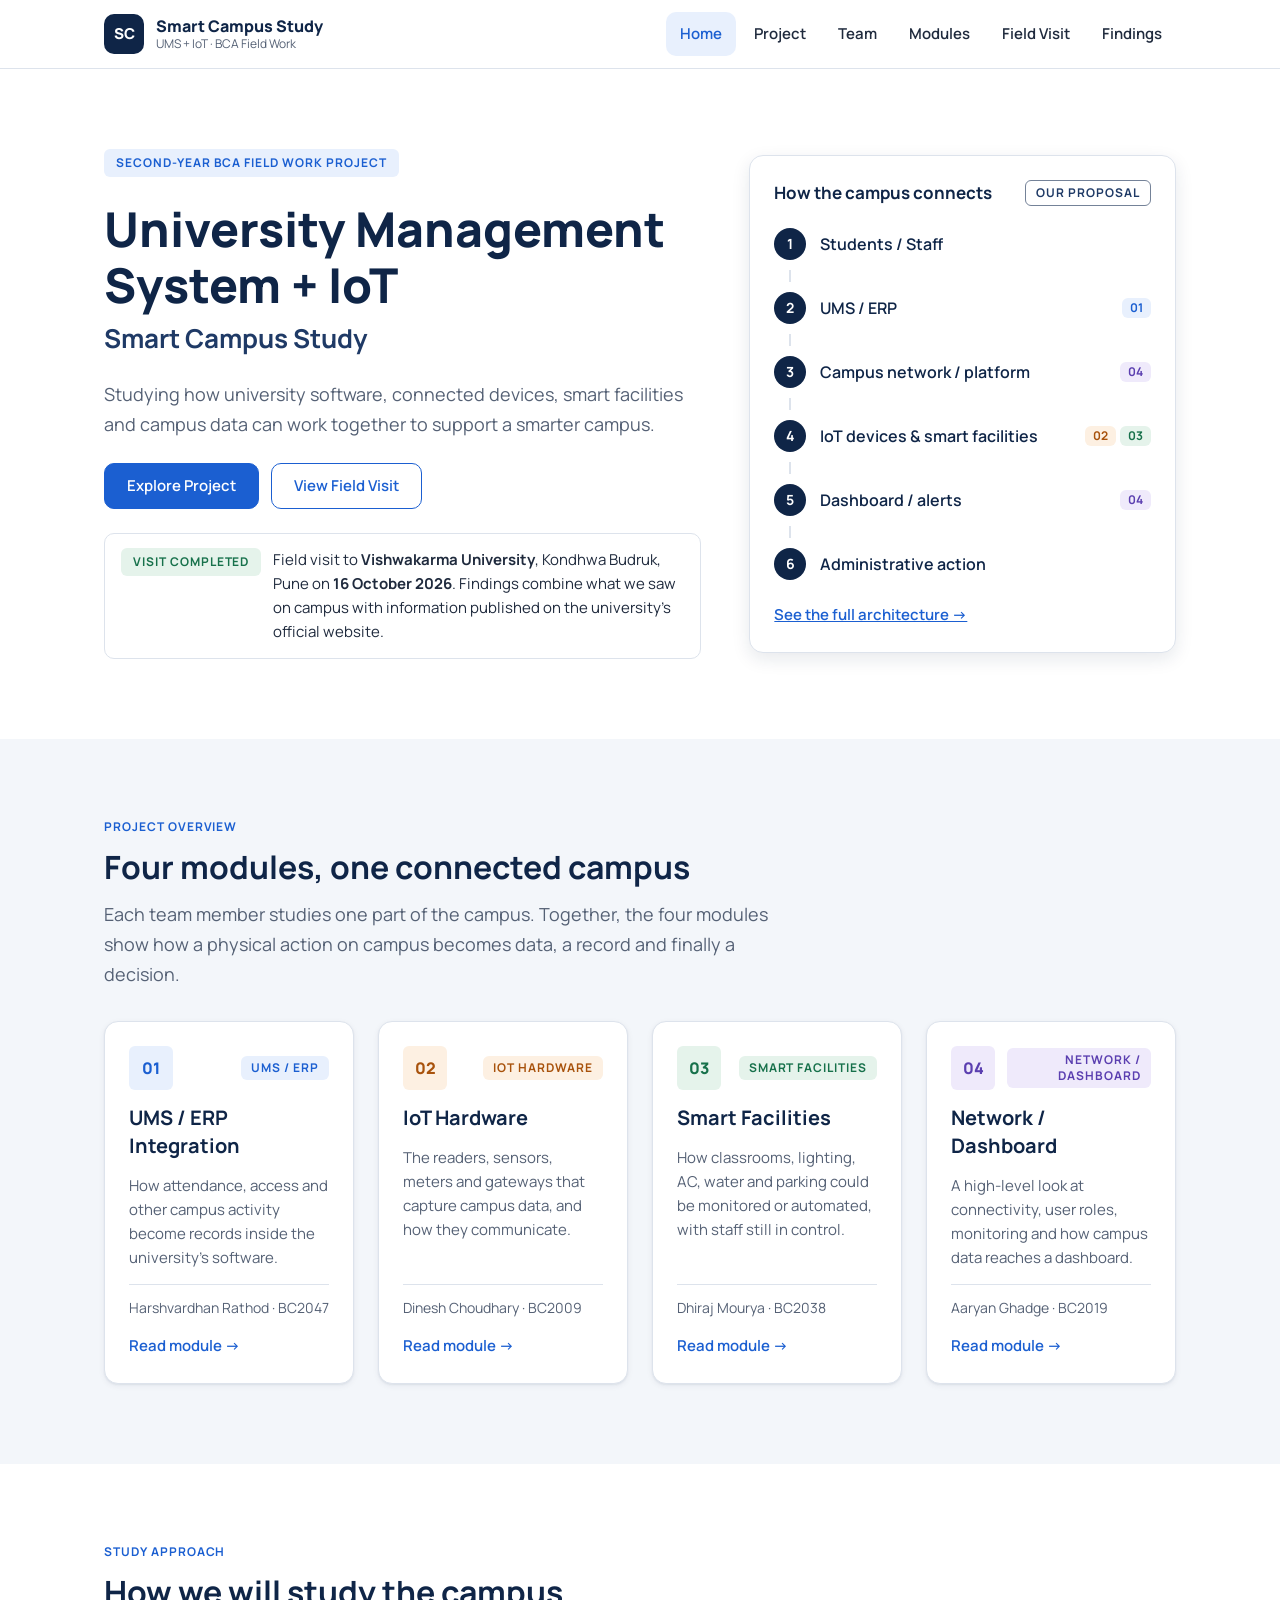
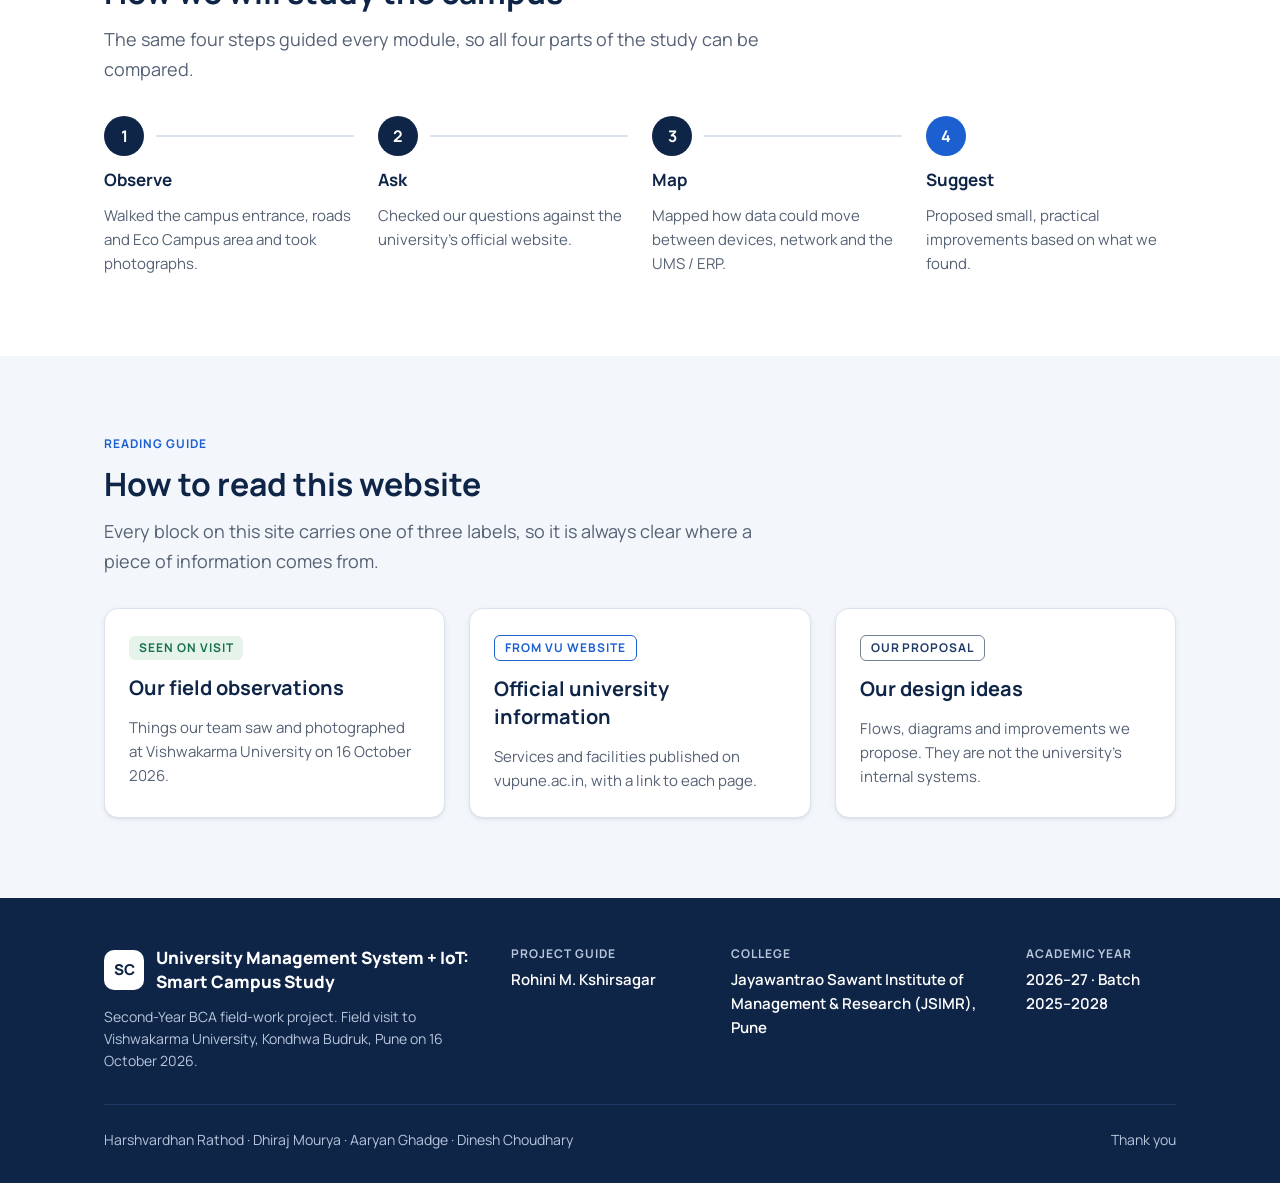
<file: index.html>
<!DOCTYPE html>
<html lang="en">
<head>
    <meta charset="UTF-8">
    <meta name="viewport" content="width=device-width, initial-scale=1.0">
    <title>Home — Smart Campus Study</title>
    <link rel="preconnect" href="https://fonts.googleapis.com">
    <link rel="preconnect" href="https://fonts.gstatic.com" crossorigin>
    <link href="https://fonts.googleapis.com/css2?family=Manrope:wght@400;600;700;800&display=swap" rel="stylesheet">
    <link rel="stylesheet" href="css/style.css">
</head>
<body>

    <!-- Navigation -->
    <header class="site-header">
        <nav class="navbar container" aria-label="Main">
            <a class="brand" href="index.html">
                <span class="brand-mark">SC</span>
                <span class="brand-text">
                    <strong>Smart Campus Study</strong>
                    <small>UMS + IoT · BCA Field Work</small>
                </span>
            </a>
            <button class="nav-toggle" type="button" aria-expanded="false" aria-controls="nav-links">Menu</button>
            <ul class="nav-links" id="nav-links">
                <li><a href="index.html" class="active" aria-current="page">Home</a></li>
                <li><a href="project.html">Project</a></li>
                <li><a href="team.html">Team</a></li>
                <li><a href="ums.html">Modules</a></li>
                <li><a href="field-visit.html">Field Visit</a></li>
                <li><a href="findings.html">Findings</a></li>
            </ul>
        </nav>
    </header>

    <main>
        <!-- Hero -->
        <section class="section">
            <div class="container hero-grid">
                <div class="hero-text">
                    <span class="badge badge-planned">Second-Year BCA Field Work Project</span>
                    <div>
                        <h1>University Management System + IoT</h1>
                        <p class="hero-subtitle">Smart Campus Study</p>
                    </div>
                    <p class="lead">Studying how university software, connected devices, smart facilities and campus data can work together to support a smarter campus.</p>
                    <div class="hero-actions">
                        <a href="project.html" class="btn btn-primary">Explore Project</a>
                        <a href="field-visit.html" class="btn btn-secondary">View Field Visit</a>
                    </div>
                    <div class="notice notice-white">
                        <span class="badge badge-observed">Visit completed</span>
                        <p>Field visit to <strong>Vishwakarma University</strong>, Kondhwa Budruk, Pune on <strong>16 October 2026</strong>. Findings combine what we saw on campus with information published on the university's official website.</p>
                    </div>
                </div>

                <!-- How the campus connects -->
                <div class="card connect-card">
                    <div class="card-top">
                        <h2>How the campus connects</h2>
                        <span class="badge badge-example">Our proposal</span>
                    </div>
                    <div class="connect-step"><span class="circle sm">1</span><span class="step-name">Students / Staff</span></div>
                    <div class="connect-line"></div>
                    <div class="connect-step"><span class="circle sm">2</span><span class="step-name">UMS / ERP</span><span class="tag-num c-ums">01</span></div>
                    <div class="connect-line"></div>
                    <div class="connect-step"><span class="circle sm">3</span><span class="step-name">Campus network / platform</span><span class="tag-num c-net">04</span></div>
                    <div class="connect-line"></div>
                    <div class="connect-step"><span class="circle sm">4</span><span class="step-name">IoT devices &amp; smart facilities</span><span class="connect-tags"><span class="tag-num c-iot">02</span><span class="tag-num c-fac">03</span></span></div>
                    <div class="connect-line"></div>
                    <div class="connect-step"><span class="circle sm">5</span><span class="step-name">Dashboard / alerts</span><span class="tag-num c-net">04</span></div>
                    <div class="connect-line"></div>
                    <div class="connect-step"><span class="circle sm">6</span><span class="step-name">Administrative action</span></div>
                    <a href="project.html#architecture" class="card-link">See the full architecture →</a>
                </div>
            </div>
        </section>

        <!-- Four Modules -->
        <section class="section section-alt">
            <div class="container stack">
                <div class="section-header">
                    <span class="eyebrow">Project overview</span>
                    <h2>Four modules, one connected campus</h2>
                    <p class="lead">Each team member studies one part of the campus. Together, the four modules show how a physical action on campus becomes data, a record and finally a decision.</p>
                </div>
                <div class="grid grid-4">
                    <a href="ums.html" class="card">
                        <div class="card-top"><span class="mod-num c-ums">01</span><span class="badge c-ums">UMS / ERP</span></div>
                        <h3>UMS / ERP Integration</h3>
                        <p class="grow">How attendance, access and other campus activity become records inside the university's software.</p>
                        <span class="card-meta">Harshvardhan Rathod · BC2047</span>
                        <span class="card-link">Read module →</span>
                    </a>
                    <a href="iot.html" class="card">
                        <div class="card-top"><span class="mod-num c-iot">02</span><span class="badge c-iot">IoT Hardware</span></div>
                        <h3>IoT Hardware</h3>
                        <p class="grow">The readers, sensors, meters and gateways that capture campus data, and how they communicate.</p>
                        <span class="card-meta">Dinesh Choudhary · BC2009</span>
                        <span class="card-link">Read module →</span>
                    </a>
                    <a href="facilities.html" class="card">
                        <div class="card-top"><span class="mod-num c-fac">03</span><span class="badge c-fac">Smart Facilities</span></div>
                        <h3>Smart Facilities</h3>
                        <p class="grow">How classrooms, lighting, AC, water and parking could be monitored or automated, with staff still in control.</p>
                        <span class="card-meta">Dhiraj Mourya · BC2038</span>
                        <span class="card-link">Read module →</span>
                    </a>
                    <a href="network.html" class="card">
                        <div class="card-top"><span class="mod-num c-net">04</span><span class="badge c-net">Network / Dashboard</span></div>
                        <h3>Network / Dashboard</h3>
                        <p class="grow">A high-level look at connectivity, user roles, monitoring and how campus data reaches a dashboard.</p>
                        <span class="card-meta">Aaryan Ghadge · BC2019</span>
                        <span class="card-link">Read module →</span>
                    </a>
                </div>
            </div>
        </section>

        <!-- Study Approach -->
        <section class="section">
            <div class="container stack">
                <div class="section-header">
                    <span class="eyebrow">Study approach</span>
                    <h2>How we will study the campus</h2>
                    <p class="lead">The same four steps guided every module, so all four parts of the study can be compared.</p>
                </div>
                <div class="grid grid-4">
                    <div class="step">
                        <div class="step-head"><span class="circle">1</span><span class="step-line"></span></div>
                        <h4>Observe</h4>
                        <p>Walked the campus entrance, roads and Eco Campus area and took photographs.</p>
                    </div>
                    <div class="step">
                        <div class="step-head"><span class="circle">2</span><span class="step-line"></span></div>
                        <h4>Ask</h4>
                        <p>Checked our questions against the university's official website.</p>
                    </div>
                    <div class="step">
                        <div class="step-head"><span class="circle">3</span><span class="step-line"></span></div>
                        <h4>Map</h4>
                        <p>Mapped how data could move between devices, network and the UMS / ERP.</p>
                    </div>
                    <div class="step">
                        <div class="step-head"><span class="circle blue">4</span></div>
                        <h4>Suggest</h4>
                        <p>Proposed small, practical improvements based on what we found.</p>
                    </div>
                </div>
            </div>
        </section>

        <!-- Reading Guide -->
        <section class="section section-alt">
            <div class="container stack">
                <div class="section-header">
                    <span class="eyebrow">Reading guide</span>
                    <h2>How to read this website</h2>
                    <p class="lead">Every block on this site carries one of three labels, so it is always clear where a piece of information comes from.</p>
                </div>
                <div class="grid grid-3">
                    <article class="card">
                        <span><span class="badge badge-observed">Seen on visit</span></span>
                        <h3>Our field observations</h3>
                        <p>Things our team saw and photographed at Vishwakarma University on 16 October 2026.</p>
                    </article>
                    <article class="card">
                        <span><span class="badge badge-web">From VU website</span></span>
                        <h3>Official university information</h3>
                        <p>Services and facilities published on vupune.ac.in, with a link to each page.</p>
                    </article>
                    <article class="card">
                        <span><span class="badge badge-example">Our proposal</span></span>
                        <h3>Our design ideas</h3>
                        <p>Flows, diagrams and improvements we propose. They are not the university's internal systems.</p>
                    </article>
                </div>
            </div>
        </section>

    </main>

    <!-- Footer -->
    <footer class="site-footer">
        <div class="container">
            <div class="footer-grid">
                <div class="footer-about">
                    <div class="footer-brand">
                        <span class="brand-mark light">SC</span>
                        <span>University Management System + IoT: Smart Campus Study</span>
                    </div>
                    <p>Second-Year BCA field-work project. Field visit to Vishwakarma University, Kondhwa Budruk, Pune on 16 October 2026.</p>
                </div>
                <div class="footer-item">
                    <span class="label">Project guide</span>
                    <p>Rohini M. Kshirsagar</p>
                </div>
                <div class="footer-item">
                    <span class="label">College</span>
                    <p>Jayawantrao Sawant Institute of Management &amp; Research (JSIMR), Pune</p>
                </div>
                <div class="footer-item">
                    <span class="label">Academic year</span>
                    <p>2026–27 · Batch 2025–2028</p>
                </div>
            </div>
            <div class="footer-bottom">
                <span>Harshvardhan Rathod · Dhiraj Mourya · Aaryan Ghadge · Dinesh Choudhary</span>
                <span>Thank you</span>
            </div>
        </div>
    </footer>

    <script src="js/script.js"></script>
</body>
</html>
</file>
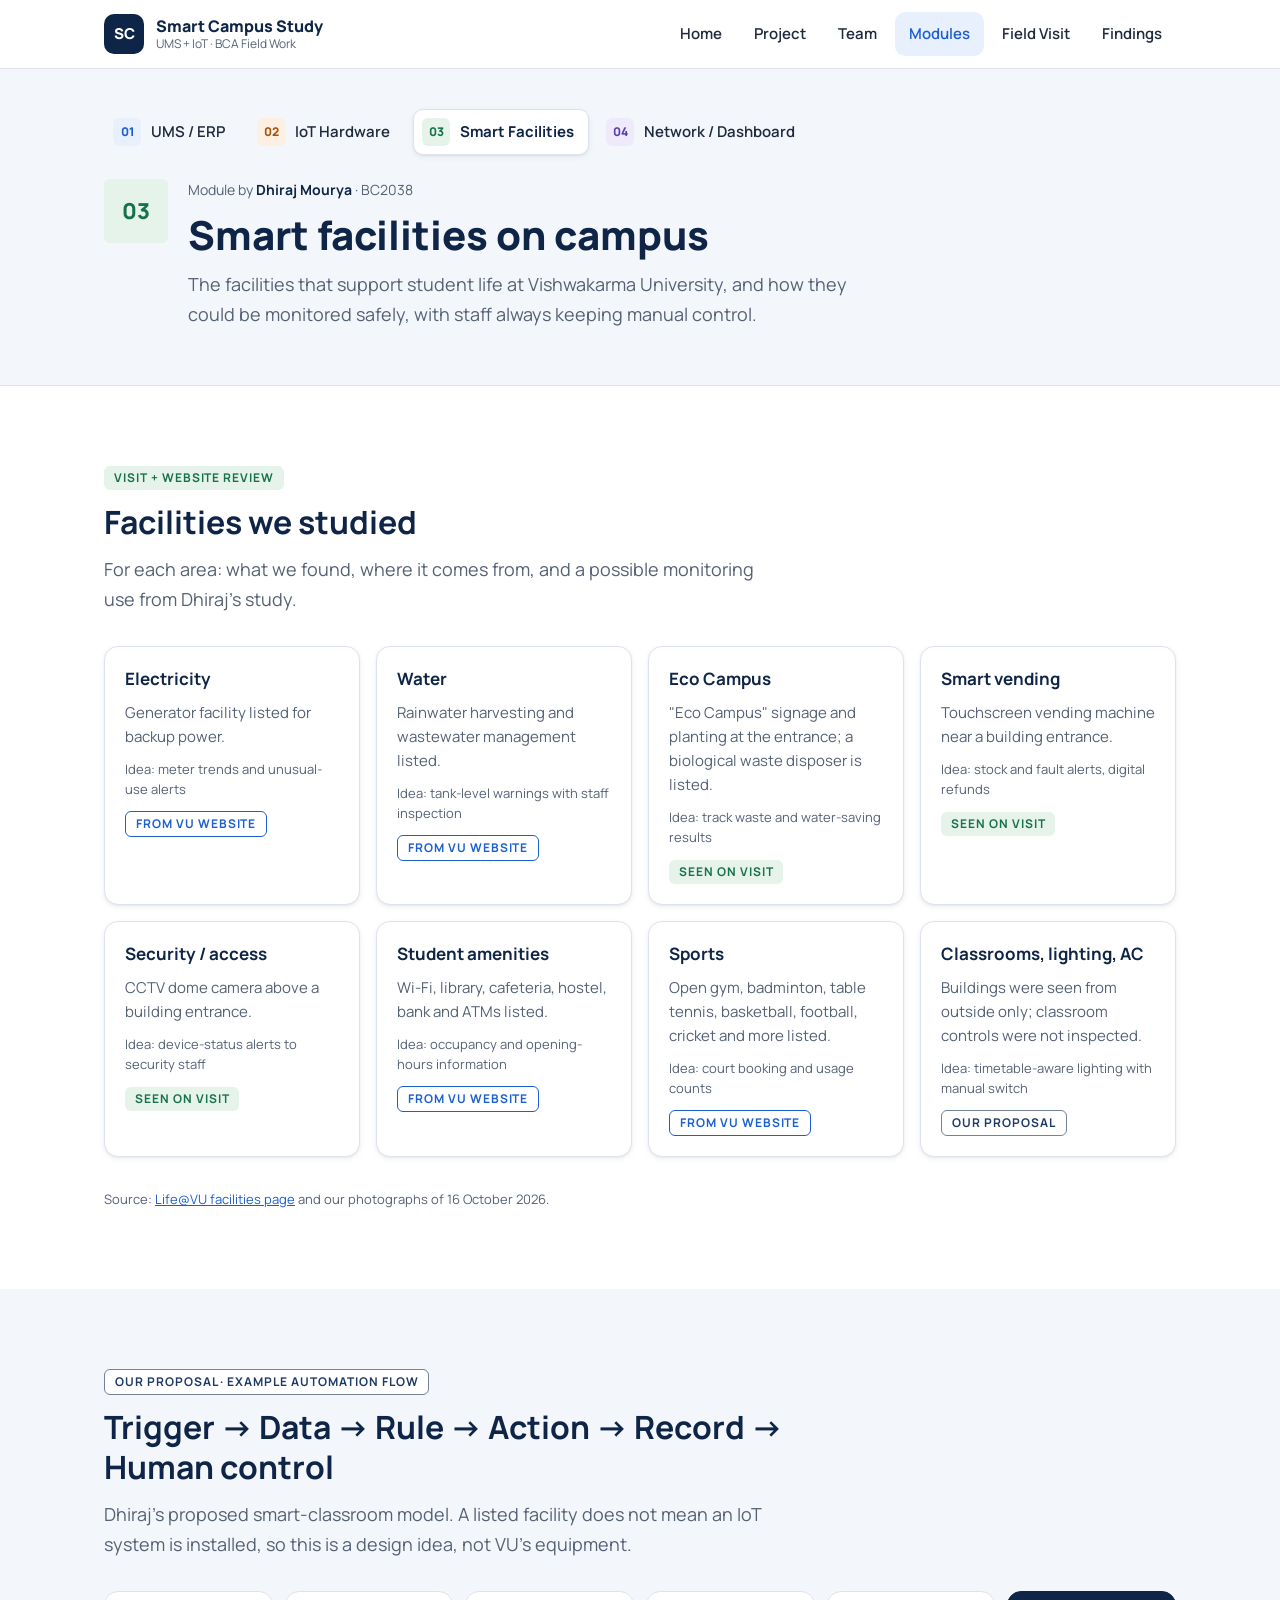
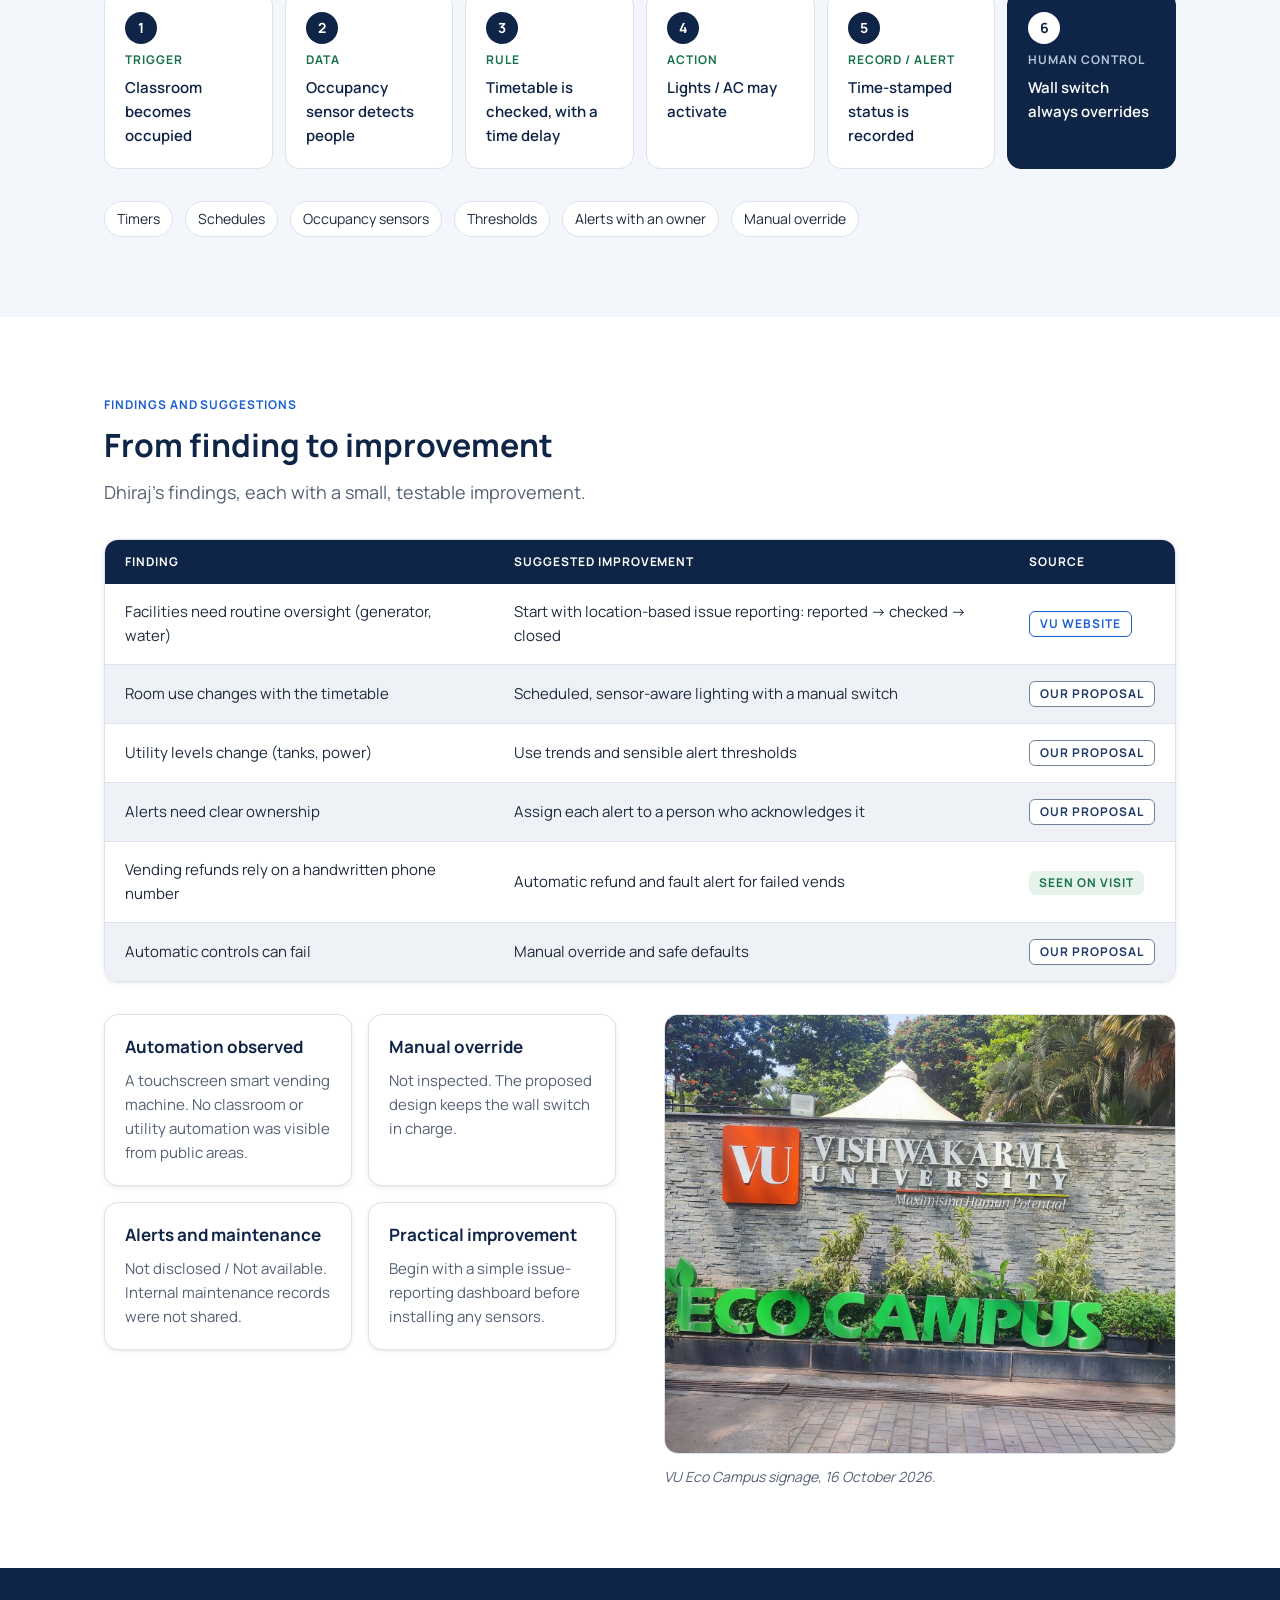
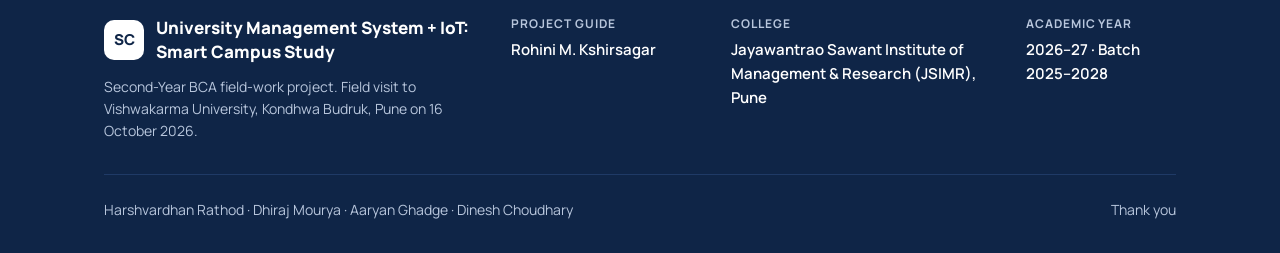
<file: facilities.html>
<!DOCTYPE html>
<html lang="en">
<head>
    <meta charset="UTF-8">
    <meta name="viewport" content="width=device-width, initial-scale=1.0">
    <title>03 Smart Facilities — Smart Campus Study</title>
    <link rel="preconnect" href="https://fonts.googleapis.com">
    <link rel="preconnect" href="https://fonts.gstatic.com" crossorigin>
    <link href="https://fonts.googleapis.com/css2?family=Manrope:wght@400;600;700;800&display=swap" rel="stylesheet">
    <link rel="stylesheet" href="css/style.css">
</head>
<body>

    <!-- Navigation -->
    <header class="site-header">
        <nav class="navbar container" aria-label="Main">
            <a class="brand" href="index.html">
                <span class="brand-mark">SC</span>
                <span class="brand-text">
                    <strong>Smart Campus Study</strong>
                    <small>UMS + IoT · BCA Field Work</small>
                </span>
            </a>
            <button class="nav-toggle" type="button" aria-expanded="false" aria-controls="nav-links">Menu</button>
            <ul class="nav-links" id="nav-links">
                <li><a href="index.html">Home</a></li>
                <li><a href="project.html">Project</a></li>
                <li><a href="team.html">Team</a></li>
                <li><a href="ums.html" class="active" aria-current="page">Modules</a></li>
                <li><a href="field-visit.html">Field Visit</a></li>
                <li><a href="findings.html">Findings</a></li>
            </ul>
        </nav>
    </header>

    <main>
        <!-- Module Header -->
        <section class="page-hero module-hero">
            <div class="container">
                <!-- Module Navigation -->
                <nav class="module-tabs" aria-label="Modules">
                    <a href="ums.html" class="module-tab"><span class="mod-num sm c-ums">01</span>UMS / ERP</a>
                    <a href="iot.html" class="module-tab"><span class="mod-num sm c-iot">02</span>IoT Hardware</a>
                    <a href="facilities.html" class="module-tab active" aria-current="page"><span class="mod-num sm c-fac">03</span>Smart Facilities</a>
                    <a href="network.html" class="module-tab"><span class="mod-num sm c-net">04</span>Network / Dashboard</a>
                </nav>
                <div class="module-intro">
                    <span class="mod-num lg c-fac">03</span>
                    <div class="stack-sm">
                        <span class="small muted">Module by <strong>Dhiraj Mourya</strong> · BC2038</span>
                        <h1 class="page-title">Smart facilities on campus</h1>
                        <p class="lead">The facilities that support student life at Vishwakarma University, and how they could be monitored safely, with staff always keeping manual control.</p>
                    </div>
                </div>
            </div>
        </section>

        <!-- Facilities Studied -->
        <section class="section">
            <div class="container stack">
                <div class="section-header">
                    <span class="badge badge-observed">Visit + website review</span>
                    <h2>Facilities we studied</h2>
                    <p class="lead">For each area: what we found, where it comes from, and a possible monitoring use from Dhiraj's study.</p>
                </div>
                <div class="grid grid-4 gap-sm">
                    <article class="card compact"><h4>Electricity</h4><p>Generator facility listed for backup power.</p><span class="source">Idea: meter trends and unusual-use alerts</span><span><span class="badge badge-web">From VU website</span></span></article>
                    <article class="card compact"><h4>Water</h4><p>Rainwater harvesting and wastewater management listed.</p><span class="source">Idea: tank-level warnings with staff inspection</span><span><span class="badge badge-web">From VU website</span></span></article>
                    <article class="card compact"><h4>Eco Campus</h4><p>"Eco Campus" signage and planting at the entrance; a biological waste disposer is listed.</p><span class="source">Idea: track waste and water-saving results</span><span><span class="badge badge-observed">Seen on visit</span></span></article>
                    <article class="card compact"><h4>Smart vending</h4><p>Touchscreen vending machine near a building entrance.</p><span class="source">Idea: stock and fault alerts, digital refunds</span><span><span class="badge badge-observed">Seen on visit</span></span></article>
                    <article class="card compact"><h4>Security / access</h4><p>CCTV dome camera above a building entrance.</p><span class="source">Idea: device-status alerts to security staff</span><span><span class="badge badge-observed">Seen on visit</span></span></article>
                    <article class="card compact"><h4>Student amenities</h4><p>Wi-Fi, library, cafeteria, hostel, bank and ATMs listed.</p><span class="source">Idea: occupancy and opening-hours information</span><span><span class="badge badge-web">From VU website</span></span></article>
                    <article class="card compact"><h4>Sports</h4><p>Open gym, badminton, table tennis, basketball, football, cricket and more listed.</p><span class="source">Idea: court booking and usage counts</span><span><span class="badge badge-web">From VU website</span></span></article>
                    <article class="card compact"><h4>Classrooms, lighting, AC</h4><p>Buildings were seen from outside only; classroom controls were not inspected.</p><span class="source">Idea: timetable-aware lighting with manual switch</span><span><span class="badge badge-example">Our proposal</span></span></article>
                </div>
                <span class="source">Source: <a href="https://www.vupune.ac.in/index.php/life-vu" target="_blank" rel="noopener">Life@VU facilities page</a> and our photographs of 16 October 2026.</span>
            </div>
        </section>

        <!-- Proposed Automation Flow -->
        <section class="section section-alt">
            <div class="container stack">
                <div class="section-header">
                    <span class="badge badge-example">Our proposal · Example automation flow</span>
                    <h2>Trigger → Data → Rule → Action → Record → Human control</h2>
                    <p class="lead">Dhiraj's proposed smart-classroom model. A listed facility does not mean an IoT system is installed, so this is a design idea, not VU's equipment.</p>
                </div>
                <div class="grid grid-6">
                    <div class="auto-step"><span class="circle sm">1</span><span class="label">Trigger</span><strong>Classroom becomes occupied</strong></div>
                    <div class="auto-step"><span class="circle sm">2</span><span class="label">Data</span><strong>Occupancy sensor detects people</strong></div>
                    <div class="auto-step"><span class="circle sm">3</span><span class="label">Rule</span><strong>Timetable is checked, with a time delay</strong></div>
                    <div class="auto-step"><span class="circle sm">4</span><span class="label">Action</span><strong>Lights / AC may activate</strong></div>
                    <div class="auto-step"><span class="circle sm">5</span><span class="label">Record / Alert</span><strong>Time-stamped status is recorded</strong></div>
                    <div class="auto-step dark"><span class="circle sm white">6</span><span class="label">Human control</span><strong>Wall switch always overrides</strong></div>
                </div>
                <div class="pill-row">
                    <span class="chip">Timers</span>
                    <span class="chip">Schedules</span>
                    <span class="chip">Occupancy sensors</span>
                    <span class="chip">Thresholds</span>
                    <span class="chip">Alerts with an owner</span>
                    <span class="chip">Manual override</span>
                </div>
            </div>
        </section>

        <!-- Findings and Suggestions -->
        <section class="section">
            <div class="container stack">
                <div class="section-header">
                    <span class="eyebrow">Findings and suggestions</span>
                    <h2>From finding to improvement</h2>
                    <p class="lead">Dhiraj's findings, each with a small, testable improvement.</p>
                </div>
                <div class="table-wrap">
                    <table>
                        <thead>
                            <tr><th>Finding</th><th>Suggested improvement</th><th>Source</th></tr>
                        </thead>
                        <tbody>
                            <tr><td>Facilities need routine oversight (generator, water)</td><td>Start with location-based issue reporting: reported → checked → closed</td><td><span class="badge badge-web">VU website</span></td></tr>
                            <tr><td>Room use changes with the timetable</td><td>Scheduled, sensor-aware lighting with a manual switch</td><td><span class="badge badge-example">Our proposal</span></td></tr>
                            <tr><td>Utility levels change (tanks, power)</td><td>Use trends and sensible alert thresholds</td><td><span class="badge badge-example">Our proposal</span></td></tr>
                            <tr><td>Alerts need clear ownership</td><td>Assign each alert to a person who acknowledges it</td><td><span class="badge badge-example">Our proposal</span></td></tr>
                            <tr><td>Vending refunds rely on a handwritten phone number</td><td>Automatic refund and fault alert for failed vends</td><td><span class="badge badge-observed">Seen on visit</span></td></tr>
                            <tr><td>Automatic controls can fail</td><td>Manual override and safe defaults</td><td><span class="badge badge-example">Our proposal</span></td></tr>
                        </tbody>
                    </table>
                </div>

                <div class="split split-even">
                    <div class="grid grid-2 gap-sm">
                        <div class="card compact"><h4>Automation observed</h4><p>A touchscreen smart vending machine. No classroom or utility automation was visible from public areas.</p></div>
                        <div class="card compact"><h4>Manual override</h4><p>Not inspected. The proposed design keeps the wall switch in charge.</p></div>
                        <div class="card compact"><h4>Alerts and maintenance</h4><p>Not disclosed / Not available. Internal maintenance records were not shared.</p></div>
                        <div class="card compact"><h4>Practical improvement</h4><p>Begin with a simple issue-reporting dashboard before installing any sensors.</p></div>
                    </div>
                    <figure>
                        <img class="photo tall" src="images/field-visit/eco-campus-sign.jpg" alt="Vishwakarma University sign above green Eco Campus letters">
                        <figcaption><span class="caption-text">VU Eco Campus signage, 16 October 2026.</span></figcaption>
                    </figure>
                </div>
            </div>
        </section>

    </main>

    <!-- Footer -->
    <footer class="site-footer">
        <div class="container">
            <div class="footer-grid">
                <div class="footer-about">
                    <div class="footer-brand">
                        <span class="brand-mark light">SC</span>
                        <span>University Management System + IoT: Smart Campus Study</span>
                    </div>
                    <p>Second-Year BCA field-work project. Field visit to Vishwakarma University, Kondhwa Budruk, Pune on 16 October 2026.</p>
                </div>
                <div class="footer-item">
                    <span class="label">Project guide</span>
                    <p>Rohini M. Kshirsagar</p>
                </div>
                <div class="footer-item">
                    <span class="label">College</span>
                    <p>Jayawantrao Sawant Institute of Management &amp; Research (JSIMR), Pune</p>
                </div>
                <div class="footer-item">
                    <span class="label">Academic year</span>
                    <p>2026–27 · Batch 2025–2028</p>
                </div>
            </div>
            <div class="footer-bottom">
                <span>Harshvardhan Rathod · Dhiraj Mourya · Aaryan Ghadge · Dinesh Choudhary</span>
                <span>Thank you</span>
            </div>
        </div>
    </footer>

    <script src="js/script.js"></script>
</body>
</html>
</file>
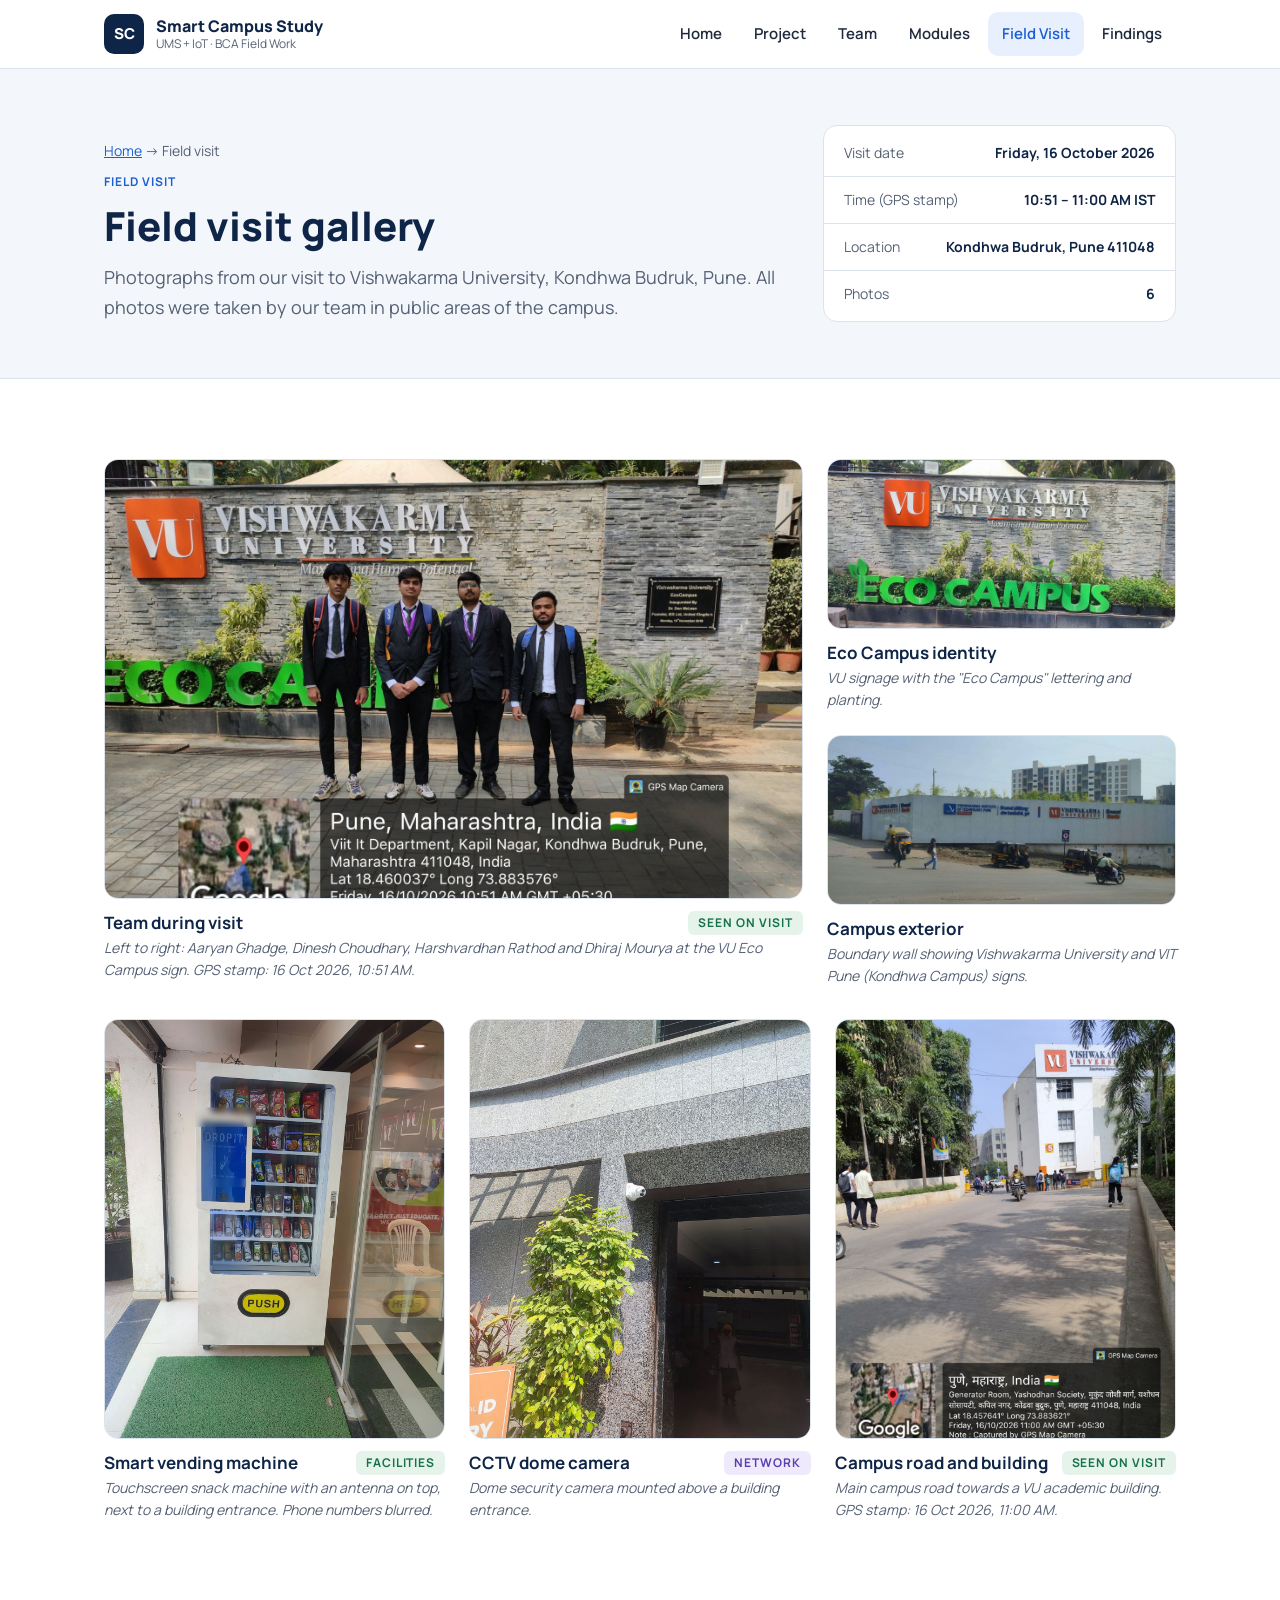
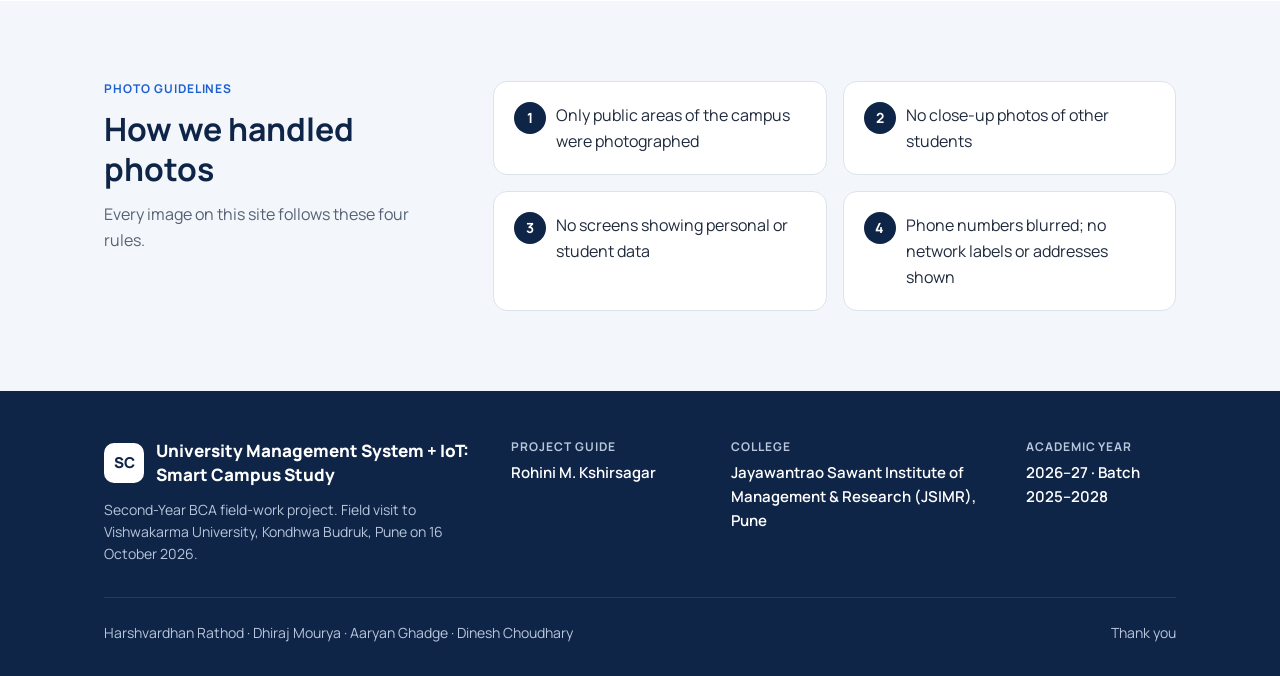
<file: field-visit.html>
<!DOCTYPE html>
<html lang="en">
<head>
    <meta charset="UTF-8">
    <meta name="viewport" content="width=device-width, initial-scale=1.0">
    <title>Field Visit Gallery — Smart Campus Study</title>
    <link rel="preconnect" href="https://fonts.googleapis.com">
    <link rel="preconnect" href="https://fonts.gstatic.com" crossorigin>
    <link href="https://fonts.googleapis.com/css2?family=Manrope:wght@400;600;700;800&display=swap" rel="stylesheet">
    <link rel="stylesheet" href="css/style.css">
</head>
<body>

    <!-- Navigation -->
    <header class="site-header">
        <nav class="navbar container" aria-label="Main">
            <a class="brand" href="index.html">
                <span class="brand-mark">SC</span>
                <span class="brand-text">
                    <strong>Smart Campus Study</strong>
                    <small>UMS + IoT · BCA Field Work</small>
                </span>
            </a>
            <button class="nav-toggle" type="button" aria-expanded="false" aria-controls="nav-links">Menu</button>
            <ul class="nav-links" id="nav-links">
                <li><a href="index.html">Home</a></li>
                <li><a href="project.html">Project</a></li>
                <li><a href="team.html">Team</a></li>
                <li><a href="ums.html">Modules</a></li>
                <li><a href="field-visit.html" class="active" aria-current="page">Field Visit</a></li>
                <li><a href="findings.html">Findings</a></li>
            </ul>
        </nav>
    </header>

    <main>
        <!-- Page Header -->
        <section class="page-hero">
            <div class="container page-hero-split">
                <div class="stack-sm">
                    <span class="breadcrumb"><a href="index.html">Home</a> → Field visit</span>
                    <span class="eyebrow">Field visit</span>
                    <h1 class="page-title">Field visit gallery</h1>
                    <p class="lead">Photographs from our visit to Vishwakarma University, Kondhwa Budruk, Pune. All photos were taken by our team in public areas of the campus.</p>
                </div>
                <div class="summary-box">
                    <div class="summary-row"><span class="muted">Visit date</span><strong style="color: var(--navy);">Friday, 16 October 2026</strong></div>
                    <div class="summary-row"><span class="muted">Time (GPS stamp)</span><strong style="color: var(--navy);">10:51 – 11:00 AM IST</strong></div>
                    <div class="summary-row"><span class="muted">Location</span><strong style="color: var(--navy);">Kondhwa Budruk, Pune 411048</strong></div>
                    <div class="summary-row"><span class="muted">Photos</span><strong style="color: var(--navy);">6</strong></div>
                </div>
            </div>
        </section>

        <!-- Gallery -->
        <section class="section">
            <div class="container stack">

                <div class="gallery-row row-1">
                    <figure>
                        <img class="photo tall" src="images/field-visit/team-at-vu.jpg" alt="Our four team members in formal wear standing in front of the Vishwakarma University Eco Campus sign">
                        <figcaption>
                            <div class="card-top" style="flex-wrap: wrap;"><span class="caption-title">Team during visit</span><span class="badge badge-observed">Seen on visit</span></div>
                            <span class="caption-text">Left to right: Aaryan Ghadge, Dinesh Choudhary, Harshvardhan Rathod and Dhiraj Mourya at the VU Eco Campus sign. GPS stamp: 16 Oct 2026, 10:51 AM.</span>
                        </figcaption>
                    </figure>
                    <div class="gallery-stack">
                        <figure>
                            <img class="photo short" src="images/field-visit/eco-campus-sign.jpg" alt="Vishwakarma University sign with the tagline Maximising Human Potential above large green Eco Campus letters">
                            <figcaption><span class="caption-title">Eco Campus identity</span><span class="caption-text">VU signage with the "Eco Campus" lettering and planting.</span></figcaption>
                        </figure>
                        <figure>
                            <img class="photo short" src="images/field-visit/campus-boundary.jpg" alt="Long white campus boundary wall with Vishwakarma University and Vishwakarma Institute of Technology Kondhwa Campus signs">
                            <figcaption><span class="caption-title">Campus exterior</span><span class="caption-text">Boundary wall showing Vishwakarma University and VIT Pune (Kondhwa Campus) signs.</span></figcaption>
                        </figure>
                    </div>
                </div>

                <div class="grid grid-3">
                    <figure>
                        <img class="photo portrait" src="images/field-visit/vending-machine.jpg" alt="White smart vending machine with a touchscreen panel, snack shelves and a PUSH collection flap">
                        <figcaption>
                            <div class="card-top" style="flex-wrap: wrap;"><span class="caption-title">Smart vending machine</span><span class="badge c-fac">Facilities</span></div>
                            <span class="caption-text">Touchscreen snack machine with an antenna on top, next to a building entrance. Phone numbers blurred.</span>
                        </figcaption>
                    </figure>
                    <figure>
                        <img class="photo portrait" src="images/field-visit/cctv-camera.jpg" alt="White dome CCTV camera mounted on a granite wall above a building entrance">
                        <figcaption>
                            <div class="card-top" style="flex-wrap: wrap;"><span class="caption-title">CCTV dome camera</span><span class="badge c-net">Network</span></div>
                            <span class="caption-text">Dome security camera mounted above a building entrance.</span>
                        </figcaption>
                    </figure>
                    <figure>
                        <img class="photo portrait" src="images/field-visit/entrance-road.jpg" alt="Campus road leading to a white Vishwakarma University building with students walking">
                        <figcaption>
                            <div class="card-top" style="flex-wrap: wrap;"><span class="caption-title">Campus road and building</span><span class="badge badge-observed">Seen on visit</span></div>
                            <span class="caption-text">Main campus road towards a VU academic building. GPS stamp: 16 Oct 2026, 11:00 AM.</span>
                        </figcaption>
                    </figure>
                </div>

            </div>
        </section>

        <!-- Photo Guidelines -->
        <section class="section section-alt">
            <div class="container split split-narrow">
                <div class="section-header">
                    <span class="eyebrow">Photo guidelines</span>
                    <h2>How we handled photos</h2>
                    <p class="muted">Every image on this site follows these four rules.</p>
                </div>
                <div class="grid grid-2 gap-sm">
                    <div class="card compact flat row"><span class="circle sm">1</span><span>Only public areas of the campus were photographed</span></div>
                    <div class="card compact flat row"><span class="circle sm">2</span><span>No close-up photos of other students</span></div>
                    <div class="card compact flat row"><span class="circle sm">3</span><span>No screens showing personal or student data</span></div>
                    <div class="card compact flat row"><span class="circle sm">4</span><span>Phone numbers blurred; no network labels or addresses shown</span></div>
                </div>
            </div>
        </section>

    </main>

    <!-- Footer -->
    <footer class="site-footer">
        <div class="container">
            <div class="footer-grid">
                <div class="footer-about">
                    <div class="footer-brand">
                        <span class="brand-mark light">SC</span>
                        <span>University Management System + IoT: Smart Campus Study</span>
                    </div>
                    <p>Second-Year BCA field-work project. Field visit to Vishwakarma University, Kondhwa Budruk, Pune on 16 October 2026.</p>
                </div>
                <div class="footer-item">
                    <span class="label">Project guide</span>
                    <p>Rohini M. Kshirsagar</p>
                </div>
                <div class="footer-item">
                    <span class="label">College</span>
                    <p>Jayawantrao Sawant Institute of Management &amp; Research (JSIMR), Pune</p>
                </div>
                <div class="footer-item">
                    <span class="label">Academic year</span>
                    <p>2026–27 · Batch 2025–2028</p>
                </div>
            </div>
            <div class="footer-bottom">
                <span>Harshvardhan Rathod · Dhiraj Mourya · Aaryan Ghadge · Dinesh Choudhary</span>
                <span>Thank you</span>
            </div>
        </div>
    </footer>

    <script src="js/script.js"></script>
</body>
</html>
</file>
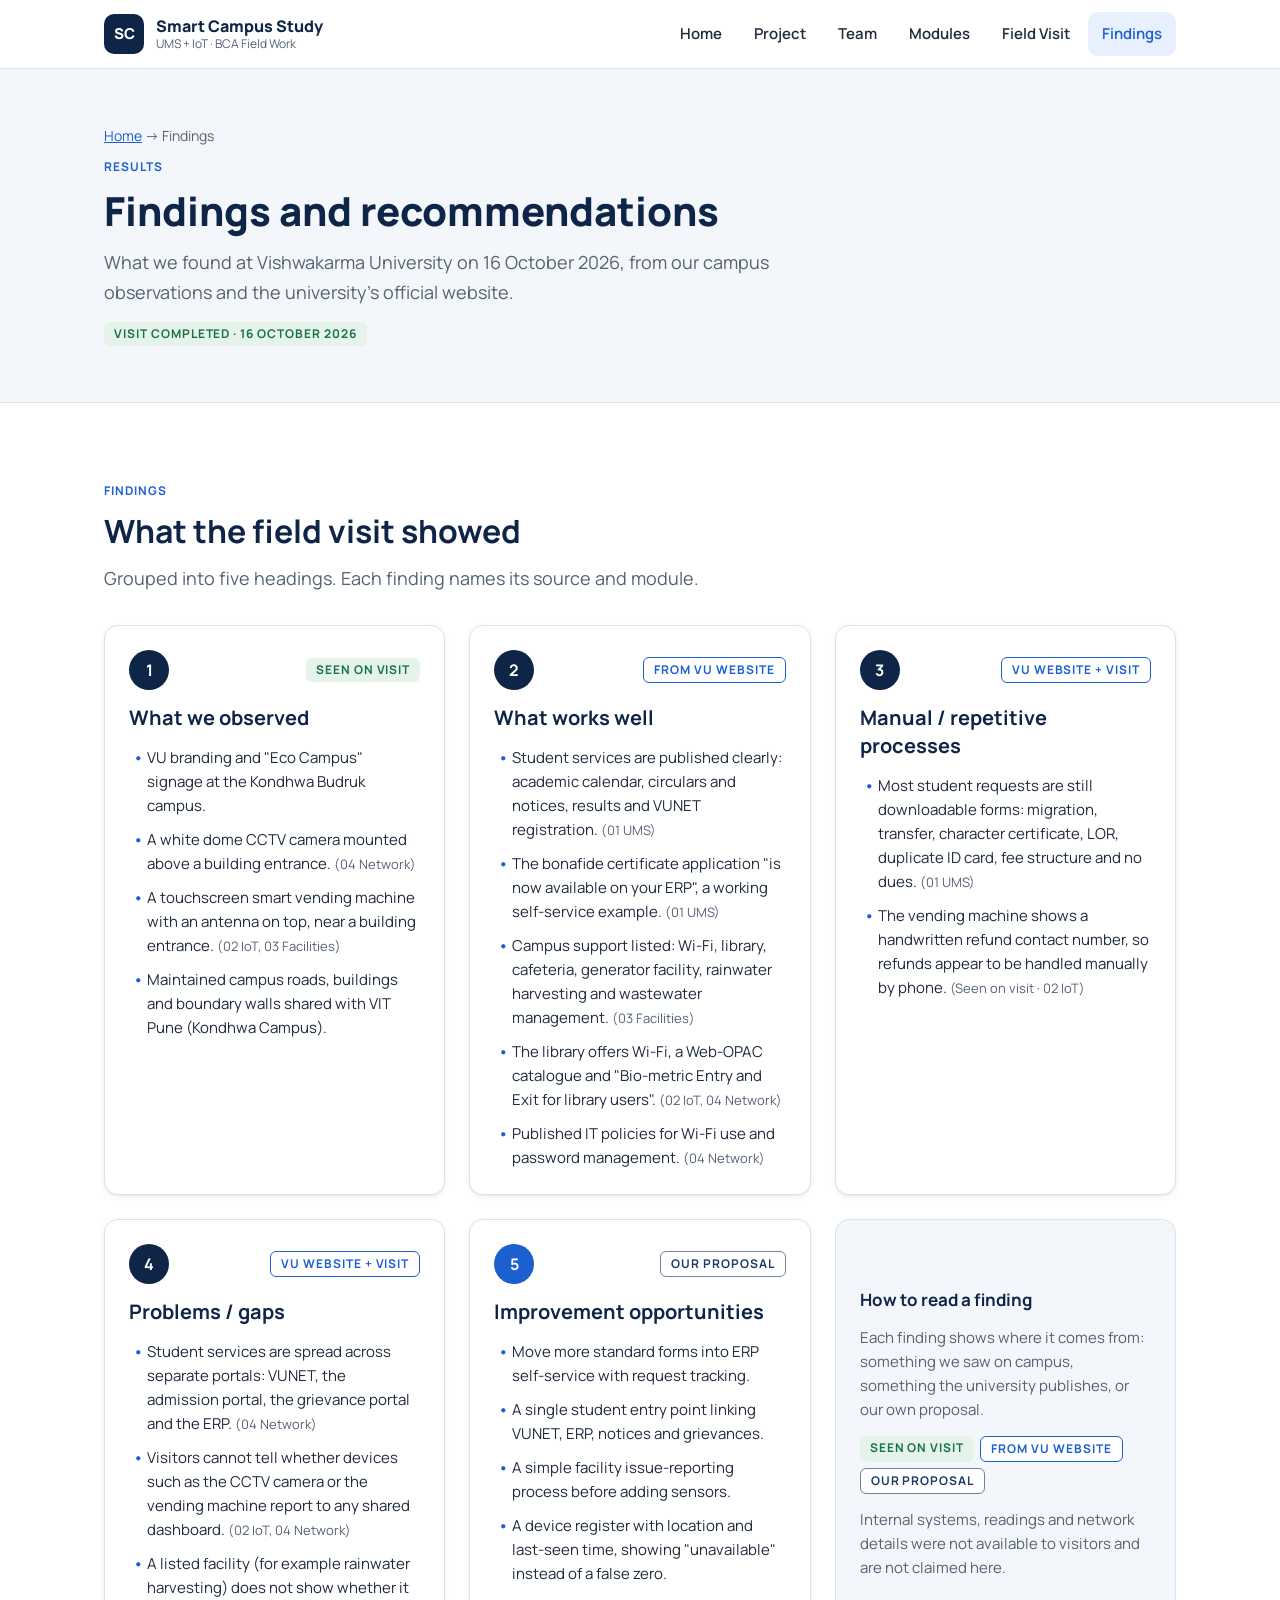
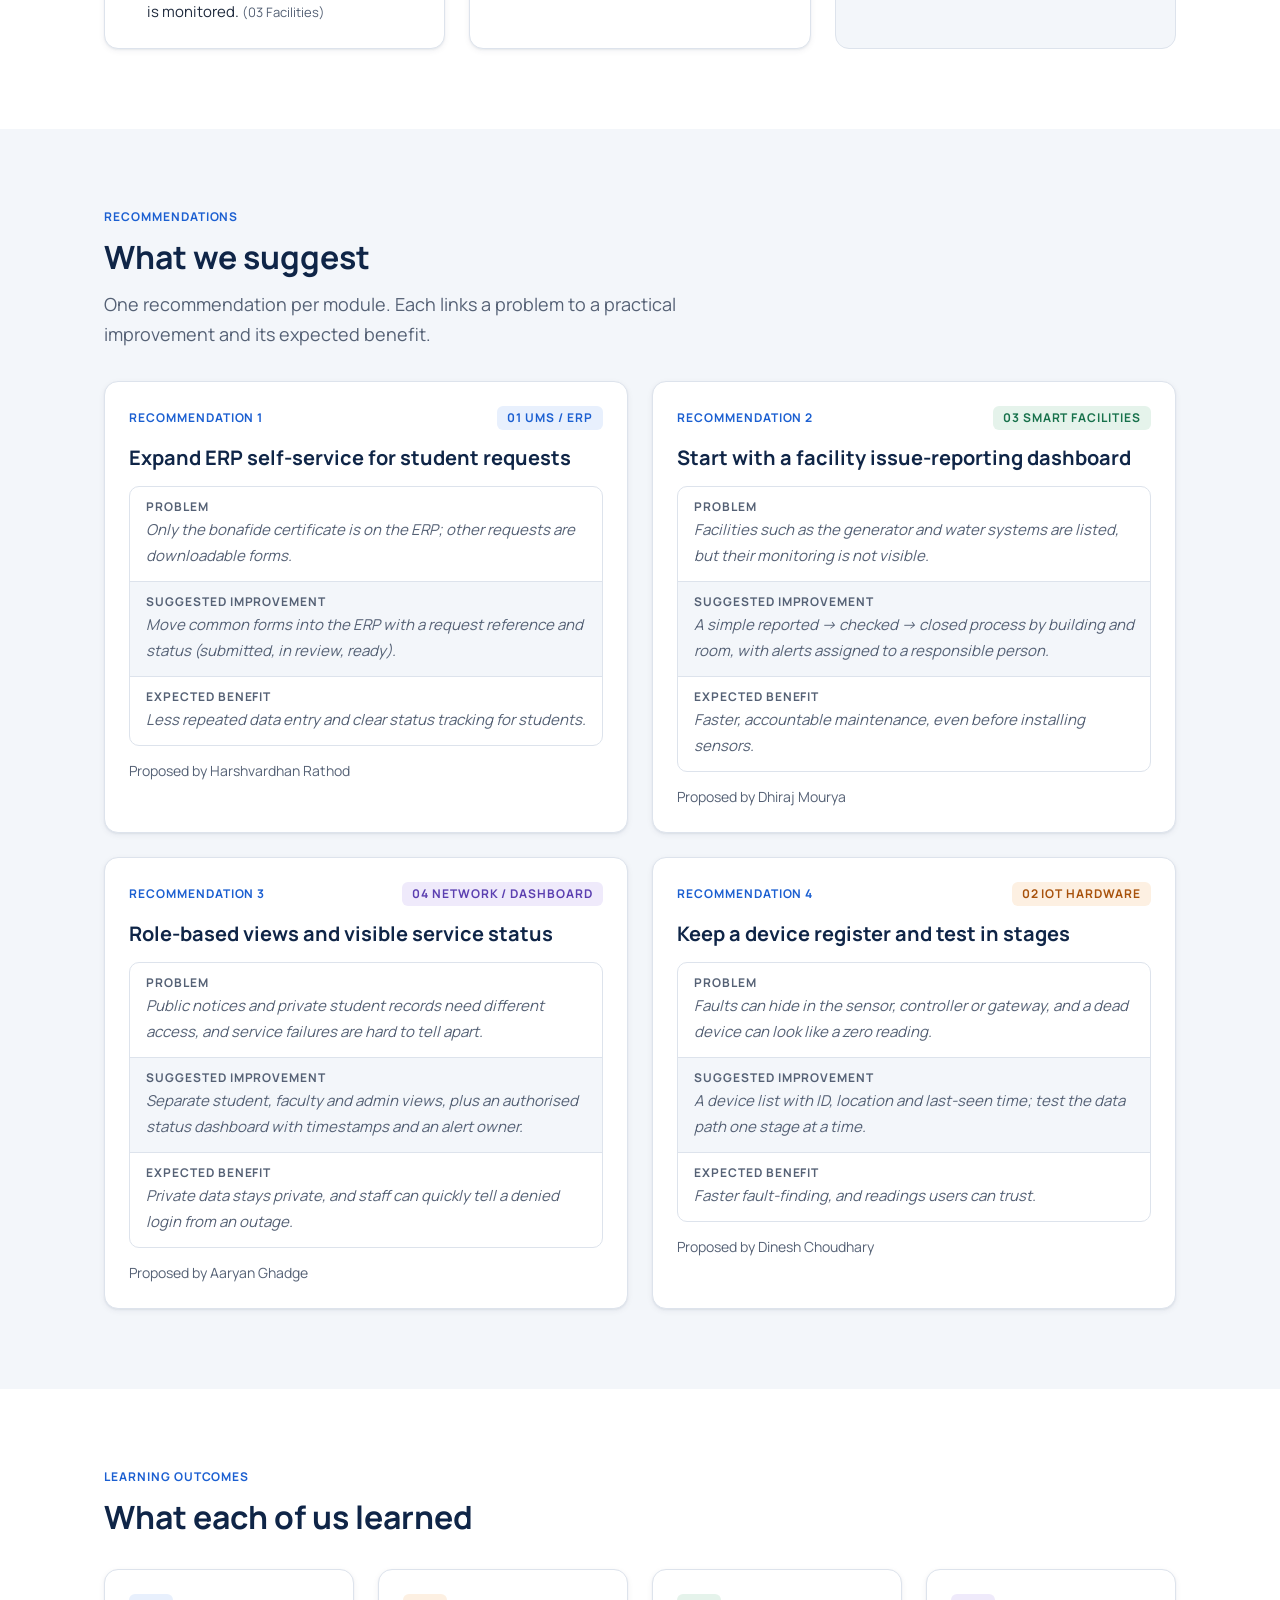
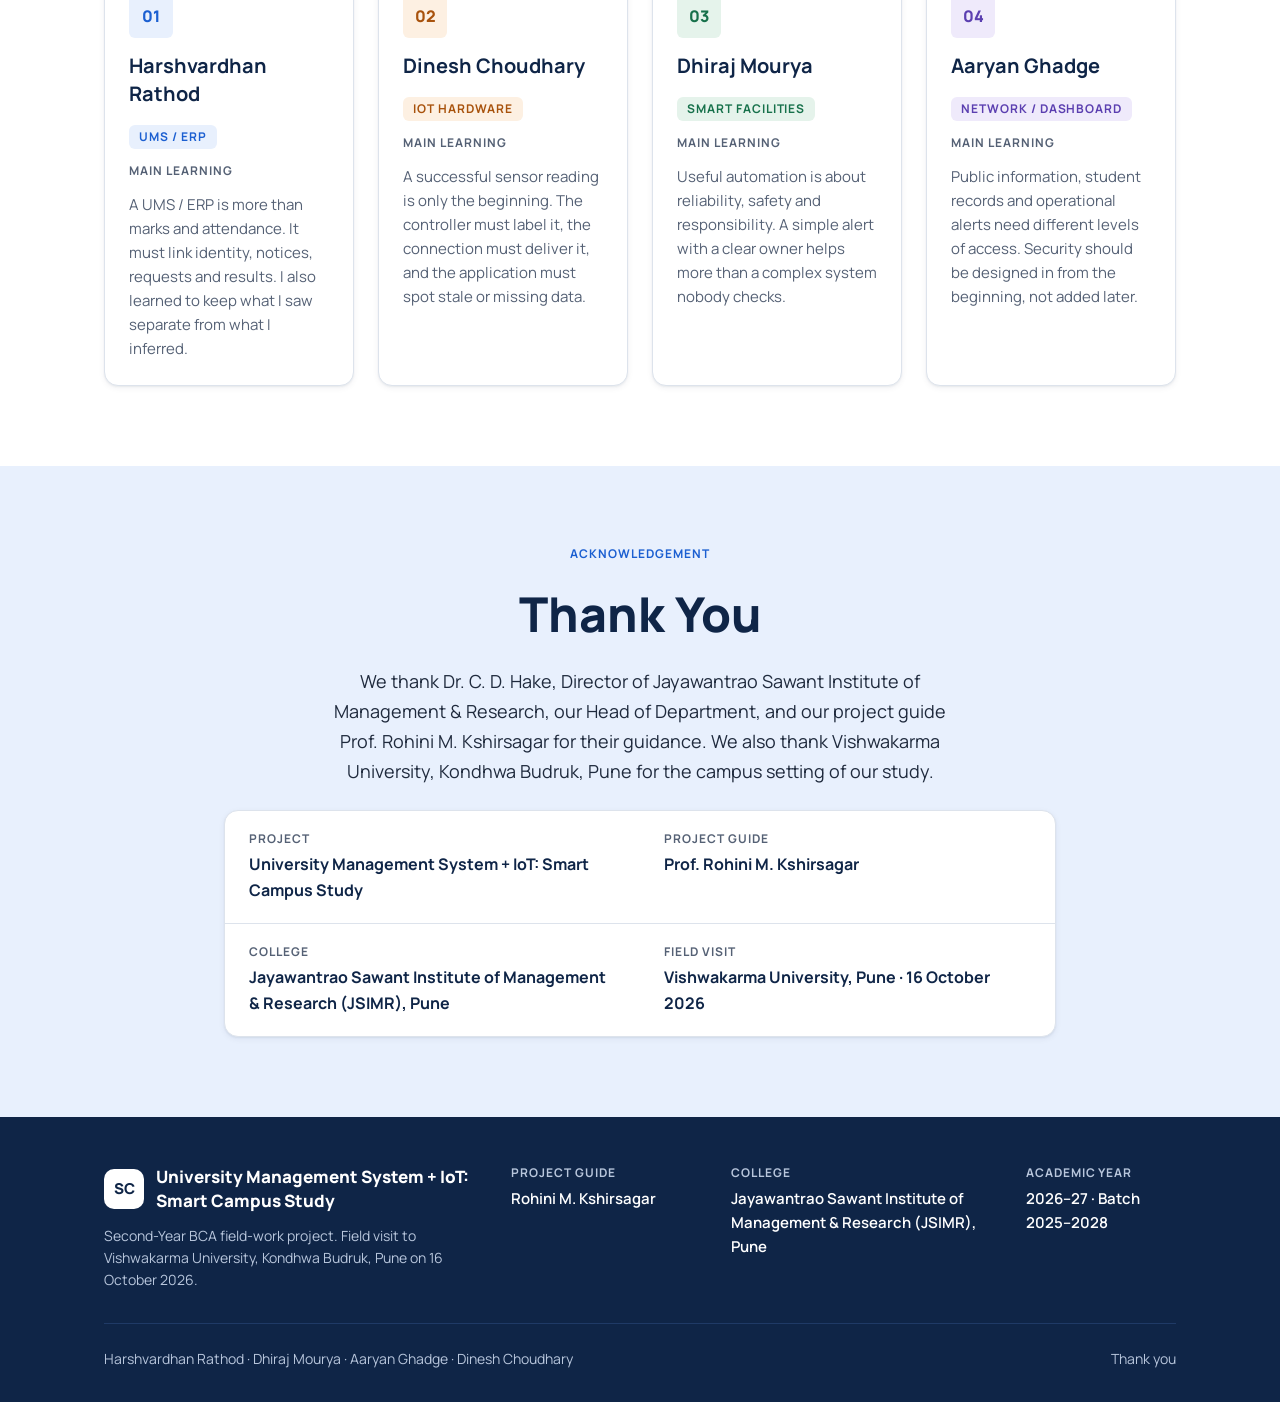
<file: findings.html>
<!DOCTYPE html>
<html lang="en">
<head>
    <meta charset="UTF-8">
    <meta name="viewport" content="width=device-width, initial-scale=1.0">
    <title>Findings — Smart Campus Study</title>
    <link rel="preconnect" href="https://fonts.googleapis.com">
    <link rel="preconnect" href="https://fonts.gstatic.com" crossorigin>
    <link href="https://fonts.googleapis.com/css2?family=Manrope:wght@400;600;700;800&display=swap" rel="stylesheet">
    <link rel="stylesheet" href="css/style.css">
</head>
<body>

    <!-- Navigation -->
    <header class="site-header">
        <nav class="navbar container" aria-label="Main">
            <a class="brand" href="index.html">
                <span class="brand-mark">SC</span>
                <span class="brand-text">
                    <strong>Smart Campus Study</strong>
                    <small>UMS + IoT · BCA Field Work</small>
                </span>
            </a>
            <button class="nav-toggle" type="button" aria-expanded="false" aria-controls="nav-links">Menu</button>
            <ul class="nav-links" id="nav-links">
                <li><a href="index.html">Home</a></li>
                <li><a href="project.html">Project</a></li>
                <li><a href="team.html">Team</a></li>
                <li><a href="ums.html">Modules</a></li>
                <li><a href="field-visit.html">Field Visit</a></li>
                <li><a href="findings.html" class="active" aria-current="page">Findings</a></li>
            </ul>
        </nav>
    </header>

    <main>
        <!-- Page Header -->
        <section class="page-hero">
            <div class="container">
                <span class="breadcrumb"><a href="index.html">Home</a> → Findings</span>
                <span class="eyebrow">Results</span>
                <h1 class="page-title">Findings and recommendations</h1>
                <p class="lead">What we found at Vishwakarma University on 16 October 2026, from our campus observations and the university's official website.</p>
                <span><span class="badge badge-observed">Visit completed · 16 October 2026</span></span>
            </div>
        </section>

        <!-- Findings -->
        <section class="section">
            <div class="container stack">
                <div class="section-header">
                    <span class="eyebrow">Findings</span>
                    <h2>What the field visit showed</h2>
                    <p class="lead">Grouped into five headings. Each finding names its source and module.</p>
                </div>
                <div class="grid grid-3">
                    <article class="card">
                        <div class="card-top"><span class="circle">1</span><span class="badge badge-observed">Seen on visit</span></div>
                        <h3>What we observed</h3>
                        <ul class="fact-list">
                            <li>VU branding and "Eco Campus" signage at the Kondhwa Budruk campus.</li>
                            <li>A white dome CCTV camera mounted above a building entrance. <span class="source">(04 Network)</span></li>
                            <li>A touchscreen smart vending machine with an antenna on top, near a building entrance. <span class="source">(02 IoT, 03 Facilities)</span></li>
                            <li>Maintained campus roads, buildings and boundary walls shared with VIT Pune (Kondhwa Campus).</li>
                        </ul>
                    </article>
                    <article class="card">
                        <div class="card-top"><span class="circle">2</span><span class="badge badge-web">From VU website</span></div>
                        <h3>What works well</h3>
                        <ul class="fact-list">
                            <li>Student services are published clearly: academic calendar, circulars and notices, results and VUNET registration. <span class="source">(01 UMS)</span></li>
                            <li>The bonafide certificate application "is now available on your ERP", a working self-service example. <span class="source">(01 UMS)</span></li>
                            <li>Campus support listed: Wi-Fi, library, cafeteria, generator facility, rainwater harvesting and wastewater management. <span class="source">(03 Facilities)</span></li>
                            <li>The library offers Wi-Fi, a Web-OPAC catalogue and "Bio-metric Entry and Exit for library users". <span class="source">(02 IoT, 04 Network)</span></li>
                            <li>Published IT policies for Wi-Fi use and password management. <span class="source">(04 Network)</span></li>
                        </ul>
                    </article>
                    <article class="card">
                        <div class="card-top"><span class="circle">3</span><span class="badge badge-web">VU website + visit</span></div>
                        <h3>Manual / repetitive processes</h3>
                        <ul class="fact-list">
                            <li>Most student requests are still downloadable forms: migration, transfer, character certificate, LOR, duplicate ID card, fee structure and no dues. <span class="source">(01 UMS)</span></li>
                            <li>The vending machine shows a handwritten refund contact number, so refunds appear to be handled manually by phone. <span class="source">(Seen on visit · 02 IoT)</span></li>
                        </ul>
                    </article>
                    <article class="card">
                        <div class="card-top"><span class="circle">4</span><span class="badge badge-web">VU website + visit</span></div>
                        <h3>Problems / gaps</h3>
                        <ul class="fact-list">
                            <li>Student services are spread across separate portals: VUNET, the admission portal, the grievance portal and the ERP. <span class="source">(04 Network)</span></li>
                            <li>Visitors cannot tell whether devices such as the CCTV camera or the vending machine report to any shared dashboard. <span class="source">(02 IoT, 04 Network)</span></li>
                            <li>A listed facility (for example rainwater harvesting) does not show whether it is monitored. <span class="source">(03 Facilities)</span></li>
                        </ul>
                    </article>
                    <article class="card">
                        <div class="card-top"><span class="circle blue">5</span><span class="badge badge-example">Our proposal</span></div>
                        <h3>Improvement opportunities</h3>
                        <ul class="fact-list">
                            <li>Move more standard forms into ERP self-service with request tracking.</li>
                            <li>A single student entry point linking VUNET, ERP, notices and grievances.</li>
                            <li>A simple facility issue-reporting process before adding sensors.</li>
                            <li>A device register with location and last-seen time, showing "unavailable" instead of a false zero.</li>
                        </ul>
                    </article>
                    <article class="card plain" style="justify-content: center;">
                        <h4>How to read a finding</h4>
                        <p>Each finding shows where it comes from: something we saw on campus, something the university publishes, or our own proposal.</p>
                        <div class="chip-list"><span class="badge badge-observed">Seen on visit</span><span class="badge badge-web">From VU website</span><span class="badge badge-example">Our proposal</span></div>
                        <p class="small">Internal systems, readings and network details were not available to visitors and are not claimed here.</p>
                    </article>
                </div>
            </div>
        </section>

        <!-- Recommendations -->
        <section class="section section-alt">
            <div class="container stack">
                <div class="section-header">
                    <span class="eyebrow">Recommendations</span>
                    <h2>What we suggest</h2>
                    <p class="lead">One recommendation per module. Each links a problem to a practical improvement and its expected benefit.</p>
                </div>
                <div class="grid grid-2">
                    <article class="card">
                        <div class="card-top"><span class="eyebrow">Recommendation 1</span><span class="badge c-ums">01 UMS / ERP</span></div>
                        <h3>Expand ERP self-service for student requests</h3>
                        <div class="rec-table">
                            <div class="rec-row"><span class="label">Problem</span><span>Only the bonafide certificate is on the ERP; other requests are downloadable forms.</span></div>
                            <div class="rec-row"><span class="label">Suggested improvement</span><span>Move common forms into the ERP with a request reference and status (submitted, in review, ready).</span></div>
                            <div class="rec-row"><span class="label">Expected benefit</span><span>Less repeated data entry and clear status tracking for students.</span></div>
                        </div>
                        <span class="small muted">Proposed by Harshvardhan Rathod</span>
                    </article>
                    <article class="card">
                        <div class="card-top"><span class="eyebrow">Recommendation 2</span><span class="badge c-fac">03 Smart Facilities</span></div>
                        <h3>Start with a facility issue-reporting dashboard</h3>
                        <div class="rec-table">
                            <div class="rec-row"><span class="label">Problem</span><span>Facilities such as the generator and water systems are listed, but their monitoring is not visible.</span></div>
                            <div class="rec-row"><span class="label">Suggested improvement</span><span>A simple reported → checked → closed process by building and room, with alerts assigned to a responsible person.</span></div>
                            <div class="rec-row"><span class="label">Expected benefit</span><span>Faster, accountable maintenance, even before installing sensors.</span></div>
                        </div>
                        <span class="small muted">Proposed by Dhiraj Mourya</span>
                    </article>
                    <article class="card">
                        <div class="card-top"><span class="eyebrow">Recommendation 3</span><span class="badge c-net">04 Network / Dashboard</span></div>
                        <h3>Role-based views and visible service status</h3>
                        <div class="rec-table">
                            <div class="rec-row"><span class="label">Problem</span><span>Public notices and private student records need different access, and service failures are hard to tell apart.</span></div>
                            <div class="rec-row"><span class="label">Suggested improvement</span><span>Separate student, faculty and admin views, plus an authorised status dashboard with timestamps and an alert owner.</span></div>
                            <div class="rec-row"><span class="label">Expected benefit</span><span>Private data stays private, and staff can quickly tell a denied login from an outage.</span></div>
                        </div>
                        <span class="small muted">Proposed by Aaryan Ghadge</span>
                    </article>
                    <article class="card">
                        <div class="card-top"><span class="eyebrow">Recommendation 4</span><span class="badge c-iot">02 IoT Hardware</span></div>
                        <h3>Keep a device register and test in stages</h3>
                        <div class="rec-table">
                            <div class="rec-row"><span class="label">Problem</span><span>Faults can hide in the sensor, controller or gateway, and a dead device can look like a zero reading.</span></div>
                            <div class="rec-row"><span class="label">Suggested improvement</span><span>A device list with ID, location and last-seen time; test the data path one stage at a time.</span></div>
                            <div class="rec-row"><span class="label">Expected benefit</span><span>Faster fault-finding, and readings users can trust.</span></div>
                        </div>
                        <span class="small muted">Proposed by Dinesh Choudhary</span>
                    </article>
                </div>
            </div>
        </section>

        <!-- Learning Outcomes -->
        <section class="section">
            <div class="container stack">
                <div class="section-header">
                    <span class="eyebrow">Learning outcomes</span>
                    <h2>What each of us learned</h2>
                </div>
                <div class="grid grid-4">
                    <article class="card">
                        <span class="mod-num c-ums">01</span>
                        <h3>Harshvardhan Rathod</h3>
                        <span><span class="badge c-ums">UMS / ERP</span></span>
                        <span class="label">Main learning</span>
                        <p>A UMS / ERP is more than marks and attendance. It must link identity, notices, requests and results. I also learned to keep what I saw separate from what I inferred.</p>
                    </article>
                    <article class="card">
                        <span class="mod-num c-iot">02</span>
                        <h3>Dinesh Choudhary</h3>
                        <span><span class="badge c-iot">IoT Hardware</span></span>
                        <span class="label">Main learning</span>
                        <p>A successful sensor reading is only the beginning. The controller must label it, the connection must deliver it, and the application must spot stale or missing data.</p>
                    </article>
                    <article class="card">
                        <span class="mod-num c-fac">03</span>
                        <h3>Dhiraj Mourya</h3>
                        <span><span class="badge c-fac">Smart Facilities</span></span>
                        <span class="label">Main learning</span>
                        <p>Useful automation is about reliability, safety and responsibility. A simple alert with a clear owner helps more than a complex system nobody checks.</p>
                    </article>
                    <article class="card">
                        <span class="mod-num c-net">04</span>
                        <h3>Aaryan Ghadge</h3>
                        <span><span class="badge c-net" style="white-space: normal;">Network / Dashboard</span></span>
                        <span class="label">Main learning</span>
                        <p>Public information, student records and operational alerts need different levels of access. Security should be designed in from the beginning, not added later.</p>
                    </article>
                </div>
            </div>
        </section>

        <!-- Acknowledgement -->
        <section class="section section-tint">
            <div class="container thanks">
                <span class="eyebrow">Acknowledgement</span>
                <h2 style="font-size: 48px; line-height: 56px; font-weight: 800;">Thank You</h2>
                <p class="lead">We thank Dr. C. D. Hake, Director of Jayawantrao Sawant Institute of Management &amp; Research, our Head of Department, and our project guide Prof. Rohini M. Kshirsagar for their guidance. We also thank Vishwakarma University, Kondhwa Budruk, Pune for the campus setting of our study.</p>
                <div class="thanks-details">
                    <div><span class="label">Project</span><strong>University Management System + IoT: Smart Campus Study</strong></div>
                    <div><span class="label">Project guide</span><strong>Prof. Rohini M. Kshirsagar</strong></div>
                    <div><span class="label">College</span><strong>Jayawantrao Sawant Institute of Management &amp; Research (JSIMR), Pune</strong></div>
                    <div><span class="label">Field visit</span><strong>Vishwakarma University, Pune · 16 October 2026</strong></div>
                </div>
            </div>
        </section>

    </main>

    <!-- Footer -->
    <footer class="site-footer">
        <div class="container">
            <div class="footer-grid">
                <div class="footer-about">
                    <div class="footer-brand">
                        <span class="brand-mark light">SC</span>
                        <span>University Management System + IoT: Smart Campus Study</span>
                    </div>
                    <p>Second-Year BCA field-work project. Field visit to Vishwakarma University, Kondhwa Budruk, Pune on 16 October 2026.</p>
                </div>
                <div class="footer-item">
                    <span class="label">Project guide</span>
                    <p>Rohini M. Kshirsagar</p>
                </div>
                <div class="footer-item">
                    <span class="label">College</span>
                    <p>Jayawantrao Sawant Institute of Management &amp; Research (JSIMR), Pune</p>
                </div>
                <div class="footer-item">
                    <span class="label">Academic year</span>
                    <p>2026–27 · Batch 2025–2028</p>
                </div>
            </div>
            <div class="footer-bottom">
                <span>Harshvardhan Rathod · Dhiraj Mourya · Aaryan Ghadge · Dinesh Choudhary</span>
                <span>Thank you</span>
            </div>
        </div>
    </footer>

    <script src="js/script.js"></script>
</body>
</html>
</file>
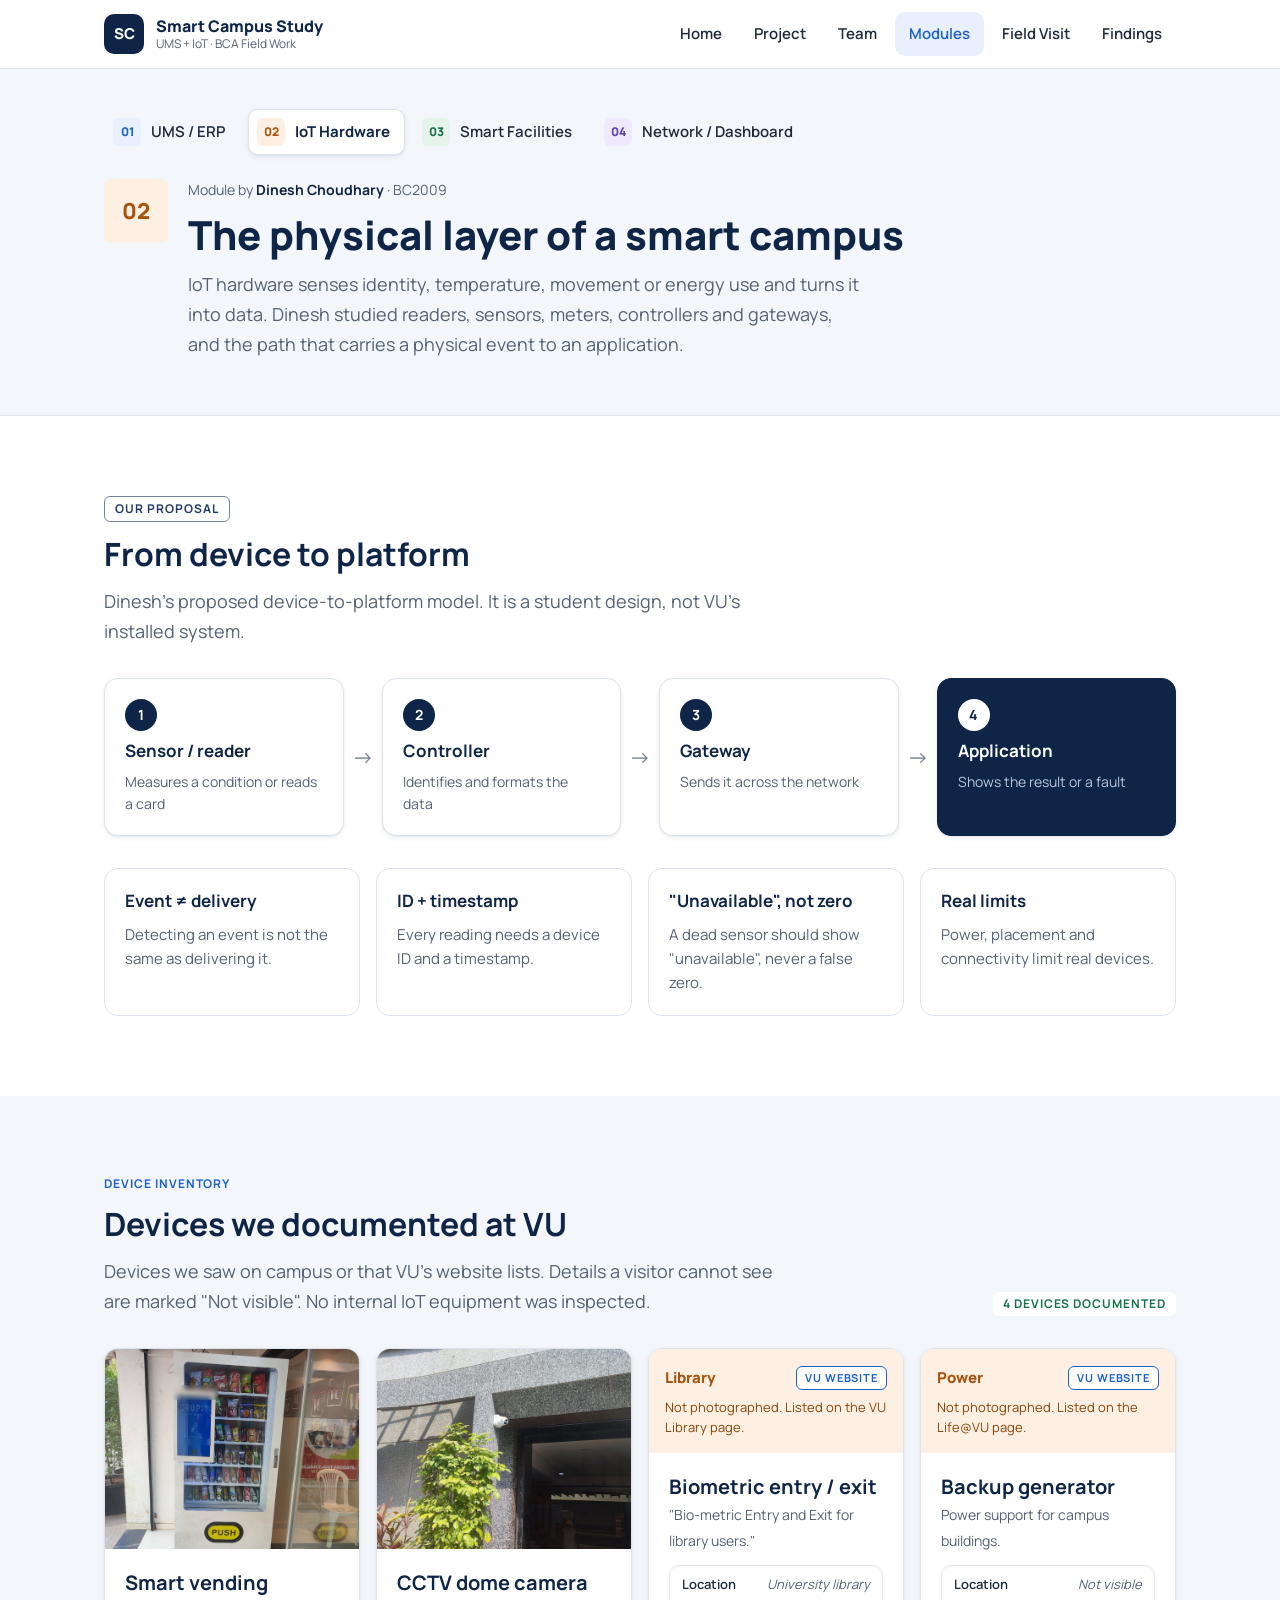
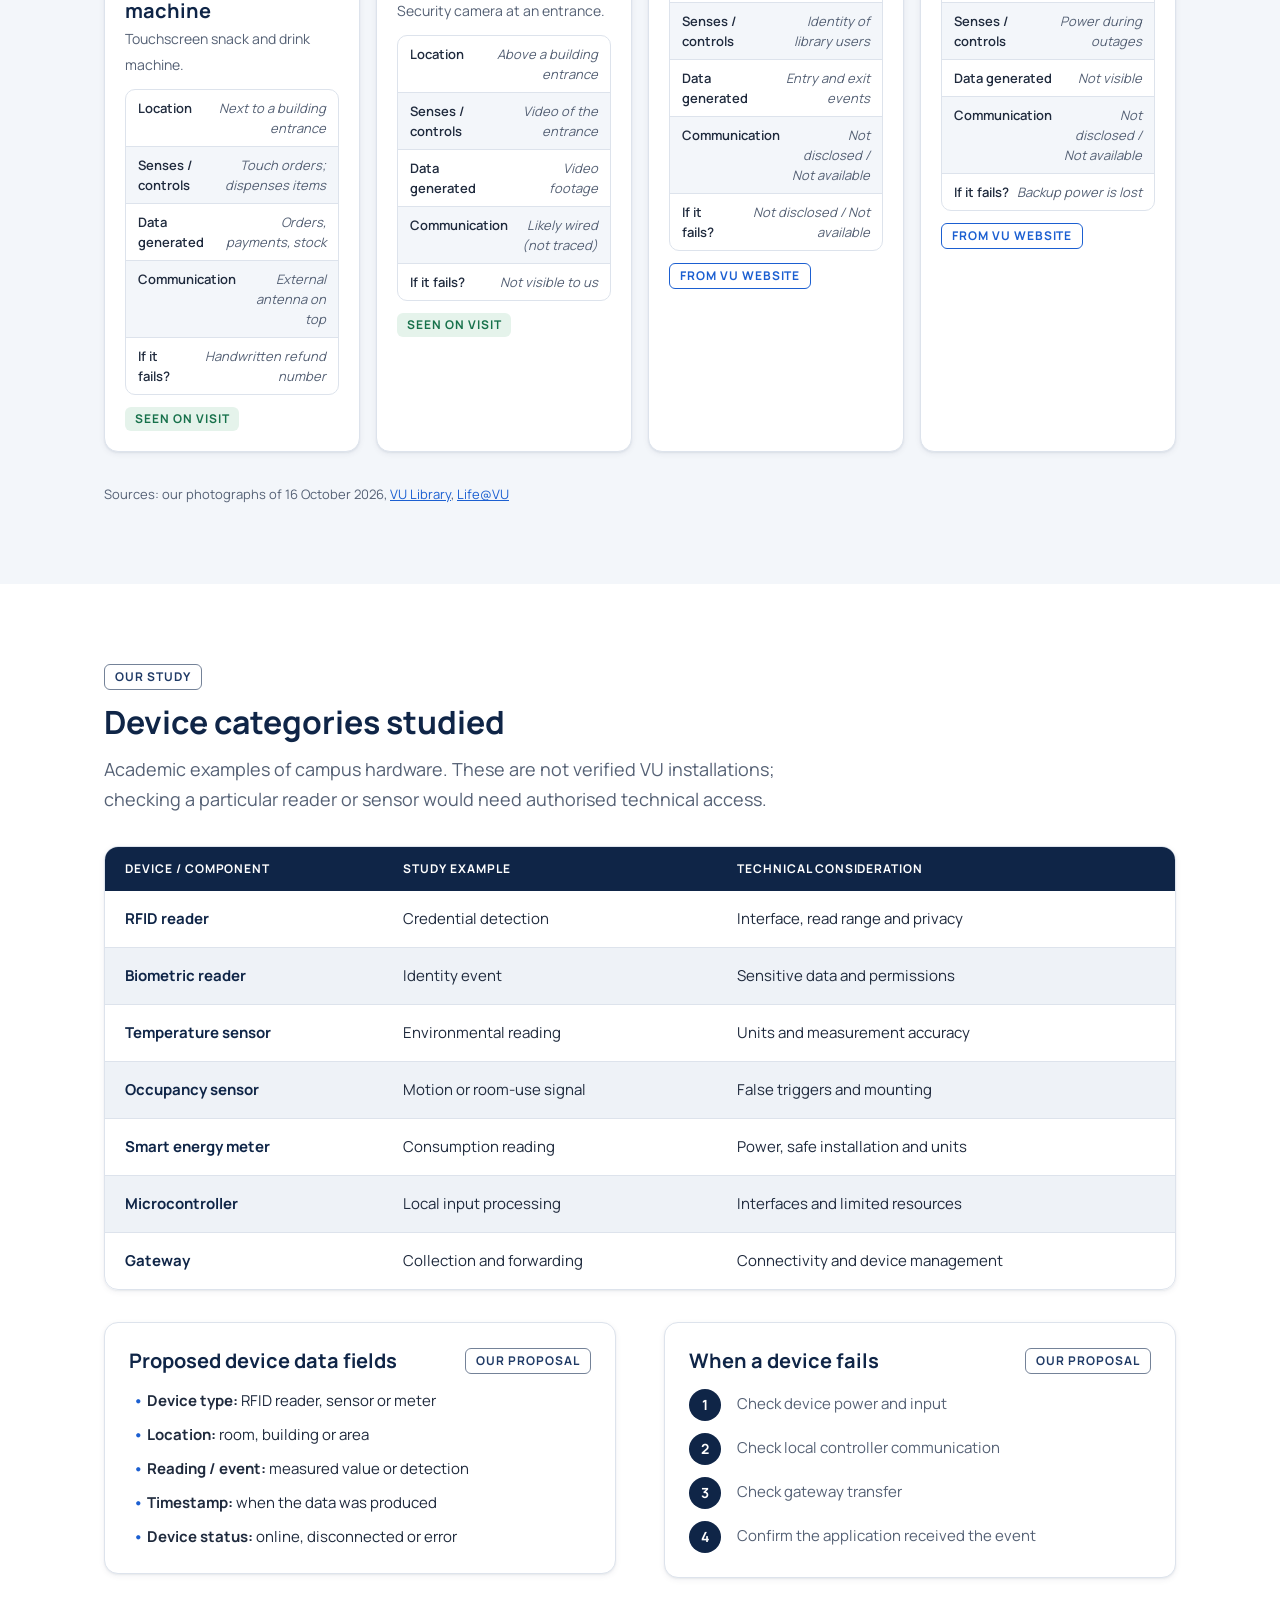
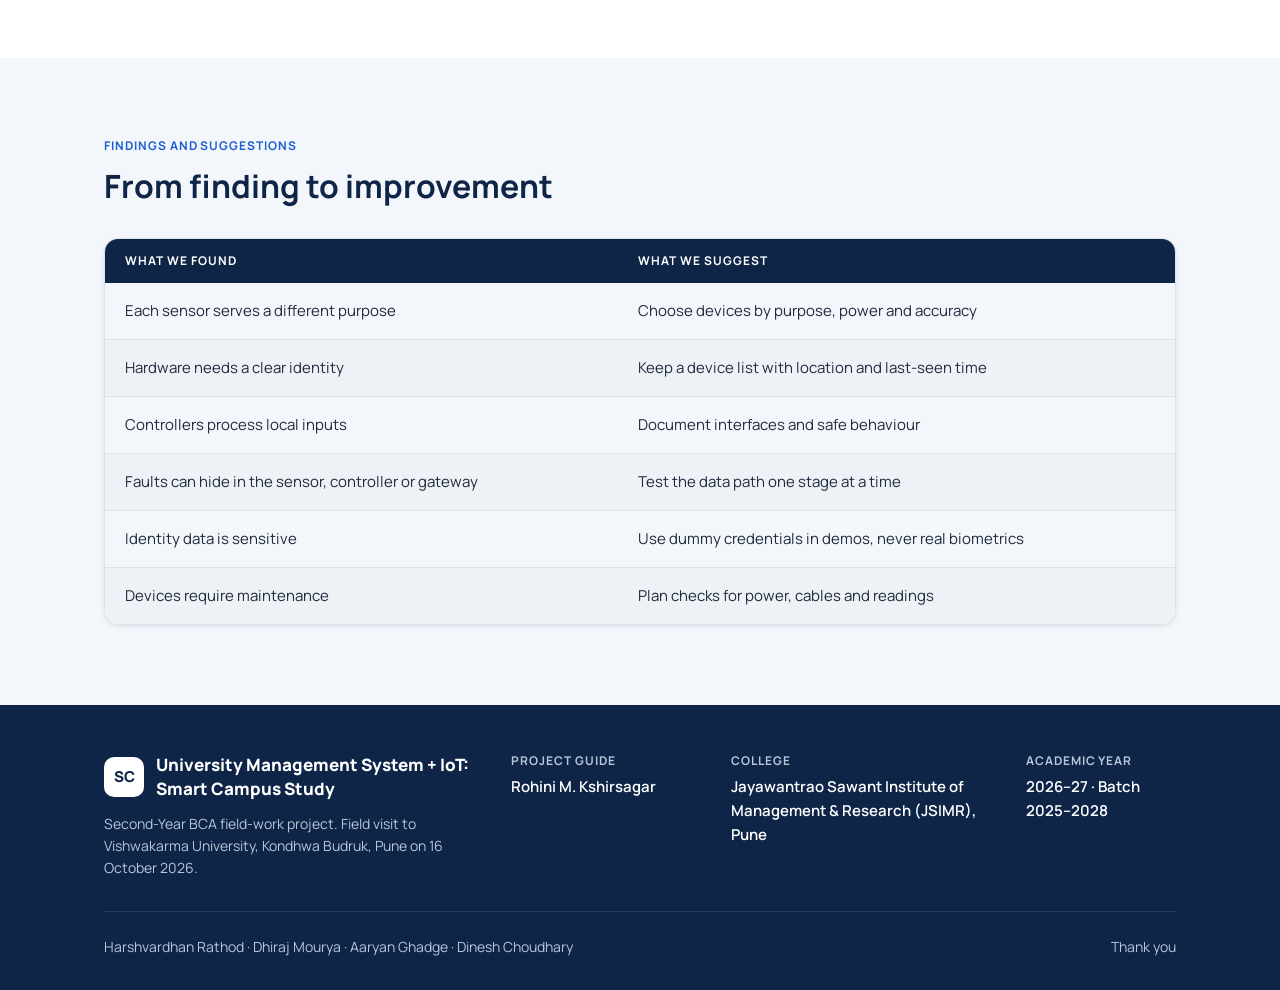
<file: iot.html>
<!DOCTYPE html>
<html lang="en">
<head>
    <meta charset="UTF-8">
    <meta name="viewport" content="width=device-width, initial-scale=1.0">
    <title>02 IoT Hardware — Smart Campus Study</title>
    <link rel="preconnect" href="https://fonts.googleapis.com">
    <link rel="preconnect" href="https://fonts.gstatic.com" crossorigin>
    <link href="https://fonts.googleapis.com/css2?family=Manrope:wght@400;600;700;800&display=swap" rel="stylesheet">
    <link rel="stylesheet" href="css/style.css">
</head>
<body>

    <!-- Navigation -->
    <header class="site-header">
        <nav class="navbar container" aria-label="Main">
            <a class="brand" href="index.html">
                <span class="brand-mark">SC</span>
                <span class="brand-text">
                    <strong>Smart Campus Study</strong>
                    <small>UMS + IoT · BCA Field Work</small>
                </span>
            </a>
            <button class="nav-toggle" type="button" aria-expanded="false" aria-controls="nav-links">Menu</button>
            <ul class="nav-links" id="nav-links">
                <li><a href="index.html">Home</a></li>
                <li><a href="project.html">Project</a></li>
                <li><a href="team.html">Team</a></li>
                <li><a href="ums.html" class="active" aria-current="page">Modules</a></li>
                <li><a href="field-visit.html">Field Visit</a></li>
                <li><a href="findings.html">Findings</a></li>
            </ul>
        </nav>
    </header>

    <main>
        <!-- Module Header -->
        <section class="page-hero module-hero">
            <div class="container">
                <!-- Module Navigation -->
                <nav class="module-tabs" aria-label="Modules">
                    <a href="ums.html" class="module-tab"><span class="mod-num sm c-ums">01</span>UMS / ERP</a>
                    <a href="iot.html" class="module-tab active" aria-current="page"><span class="mod-num sm c-iot">02</span>IoT Hardware</a>
                    <a href="facilities.html" class="module-tab"><span class="mod-num sm c-fac">03</span>Smart Facilities</a>
                    <a href="network.html" class="module-tab"><span class="mod-num sm c-net">04</span>Network / Dashboard</a>
                </nav>
                <div class="module-intro">
                    <span class="mod-num lg c-iot">02</span>
                    <div class="stack-sm">
                        <span class="small muted">Module by <strong>Dinesh Choudhary</strong> · BC2009</span>
                        <h1 class="page-title">The physical layer of a smart campus</h1>
                        <p class="lead">IoT hardware senses identity, temperature, movement or energy use and turns it into data. Dinesh studied readers, sensors, meters, controllers and gateways, and the path that carries a physical event to an application.</p>
                    </div>
                </div>
            </div>
        </section>

        <!-- Device to Platform -->
        <section class="section">
            <div class="container stack">
                <div class="section-header">
                    <span class="badge badge-example">Our proposal</span>
                    <h2>From device to platform</h2>
                    <p class="lead">Dinesh's proposed device-to-platform model. It is a student design, not VU's installed system.</p>
                </div>
                <div class="flow">
                    <div class="flow-step"><span class="circle sm">1</span><h4>Sensor / reader</h4><span class="small">Measures a condition or reads a card</span></div>
                    <span class="flow-arrow" aria-hidden="true">→</span>
                    <div class="flow-step"><span class="circle sm">2</span><h4>Controller</h4><span class="small">Identifies and formats the data</span></div>
                    <span class="flow-arrow" aria-hidden="true">→</span>
                    <div class="flow-step"><span class="circle sm">3</span><h4>Gateway</h4><span class="small">Sends it across the network</span></div>
                    <span class="flow-arrow" aria-hidden="true">→</span>
                    <div class="flow-step dark"><span class="circle sm white">4</span><h4>Application</h4><span class="small">Shows the result or a fault</span></div>
                </div>
                <div class="grid grid-4 gap-sm">
                    <div class="card compact flat"><h4>Event ≠ delivery</h4><p>Detecting an event is not the same as delivering it.</p></div>
                    <div class="card compact flat"><h4>ID + timestamp</h4><p>Every reading needs a device ID and a timestamp.</p></div>
                    <div class="card compact flat"><h4>"Unavailable", not zero</h4><p>A dead sensor should show "unavailable", never a false zero.</p></div>
                    <div class="card compact flat"><h4>Real limits</h4><p>Power, placement and connectivity limit real devices.</p></div>
                </div>
            </div>
        </section>

        <!-- Device Inventory -->
        <section class="section section-alt">
            <div class="container stack">
                <div class="card-top" style="flex-wrap: wrap; align-items: flex-end;">
                    <div class="section-header">
                        <span class="eyebrow">Device inventory</span>
                        <h2>Devices we documented at VU</h2>
                        <p class="lead">Devices we saw on campus or that VU's website lists. Details a visitor cannot see are marked "Not visible". No internal IoT equipment was inspected.</p>
                    </div>
                    <span class="badge badge-observed" style="background: var(--white);">4 devices documented</span>
                </div>
                <div class="grid grid-4 gap-sm">

                    <article class="card device-card">
                        <img class="photo" style="border: none; border-radius: 0; height: 200px; object-position: center 30%;" src="images/field-visit/vending-machine.jpg" alt="Smart vending machine with a touchscreen panel">
                        <div class="device-body">
                            <div><h3>Smart vending machine</h3><span class="small muted">Touchscreen snack and drink machine.</span></div>
                            <dl class="spec-list">
                                <div><dt>Location</dt><dd>Next to a building entrance</dd></div>
                                <div><dt>Senses / controls</dt><dd>Touch orders; dispenses items</dd></div>
                                <div><dt>Data generated</dt><dd>Orders, payments, stock</dd></div>
                                <div><dt>Communication</dt><dd>External antenna on top</dd></div>
                                <div><dt>If it fails?</dt><dd>Handwritten refund number</dd></div>
                            </dl>
                            <span class="badge badge-observed">Seen on visit</span>
                        </div>
                    </article>

                    <article class="card device-card">
                        <img class="photo" style="border: none; border-radius: 0; height: 200px;" src="images/field-visit/cctv-camera.jpg" alt="White dome CCTV camera above a building entrance">
                        <div class="device-body">
                            <div><h3>CCTV dome camera</h3><span class="small muted">Security camera at an entrance.</span></div>
                            <dl class="spec-list">
                                <div><dt>Location</dt><dd>Above a building entrance</dd></div>
                                <div><dt>Senses / controls</dt><dd>Video of the entrance</dd></div>
                                <div><dt>Data generated</dt><dd>Video footage</dd></div>
                                <div><dt>Communication</dt><dd>Likely wired (not traced)</dd></div>
                                <div><dt>If it fails?</dt><dd>Not visible to us</dd></div>
                            </dl>
                            <span class="badge badge-observed">Seen on visit</span>
                        </div>
                    </article>

                    <article class="card device-card">
                        <div class="device-photo">
                            <div class="card-top">Library<span class="badge badge-web" style="font-size: 11px; padding: 3px 8px;">VU website</span></div>
                            <span class="small">Not photographed. Listed on the VU Library page.</span>
                        </div>
                        <div class="device-body">
                            <div><h3>Biometric entry / exit</h3><span class="small muted">"Bio-metric Entry and Exit for library users."</span></div>
                            <dl class="spec-list">
                                <div><dt>Location</dt><dd>University library</dd></div>
                                <div><dt>Senses / controls</dt><dd>Identity of library users</dd></div>
                                <div><dt>Data generated</dt><dd>Entry and exit events</dd></div>
                                <div><dt>Communication</dt><dd>Not disclosed / Not available</dd></div>
                                <div><dt>If it fails?</dt><dd>Not disclosed / Not available</dd></div>
                            </dl>
                            <span class="badge badge-web">From VU website</span>
                        </div>
                    </article>

                    <article class="card device-card">
                        <div class="device-photo">
                            <div class="card-top">Power<span class="badge badge-web" style="font-size: 11px; padding: 3px 8px;">VU website</span></div>
                            <span class="small">Not photographed. Listed on the Life@VU page.</span>
                        </div>
                        <div class="device-body">
                            <div><h3>Backup generator</h3><span class="small muted">Power support for campus buildings.</span></div>
                            <dl class="spec-list">
                                <div><dt>Location</dt><dd>Not visible</dd></div>
                                <div><dt>Senses / controls</dt><dd>Power during outages</dd></div>
                                <div><dt>Data generated</dt><dd>Not visible</dd></div>
                                <div><dt>Communication</dt><dd>Not disclosed / Not available</dd></div>
                                <div><dt>If it fails?</dt><dd>Backup power is lost</dd></div>
                            </dl>
                            <span class="badge badge-web">From VU website</span>
                        </div>
                    </article>

                </div>
                <span class="source">Sources: our photographs of 16 October 2026, <a href="https://www.vupune.ac.in/academicss/library" target="_blank" rel="noopener">VU Library</a>, <a href="https://www.vupune.ac.in/index.php/life-vu" target="_blank" rel="noopener">Life@VU</a></span>
            </div>
        </section>

        <!-- Device Categories Studied + Data Fields -->
        <section class="section">
            <div class="container stack">
                <div class="section-header">
                    <span class="badge badge-example">Our study</span>
                    <h2>Device categories studied</h2>
                    <p class="lead">Academic examples of campus hardware. These are not verified VU installations; checking a particular reader or sensor would need authorised technical access.</p>
                </div>
                <div class="table-wrap">
                    <table>
                        <thead>
                            <tr><th>Device / component</th><th>Study example</th><th>Technical consideration</th></tr>
                        </thead>
                        <tbody>
                            <tr><td class="role">RFID reader</td><td>Credential detection</td><td>Interface, read range and privacy</td></tr>
                            <tr><td class="role">Biometric reader</td><td>Identity event</td><td>Sensitive data and permissions</td></tr>
                            <tr><td class="role">Temperature sensor</td><td>Environmental reading</td><td>Units and measurement accuracy</td></tr>
                            <tr><td class="role">Occupancy sensor</td><td>Motion or room-use signal</td><td>False triggers and mounting</td></tr>
                            <tr><td class="role">Smart energy meter</td><td>Consumption reading</td><td>Power, safe installation and units</td></tr>
                            <tr><td class="role">Microcontroller</td><td>Local input processing</td><td>Interfaces and limited resources</td></tr>
                            <tr><td class="role">Gateway</td><td>Collection and forwarding</td><td>Connectivity and device management</td></tr>
                        </tbody>
                    </table>
                </div>

                <div class="split split-even">
                    <article class="card">
                        <div class="card-top" style="flex-wrap: wrap;"><h3>Proposed device data fields</h3><span class="badge badge-example">Our proposal</span></div>
                        <ul class="fact-list">
                            <li><strong>Device type:</strong> RFID reader, sensor or meter</li>
                            <li><strong>Location:</strong> room, building or area</li>
                            <li><strong>Reading / event:</strong> measured value or detection</li>
                            <li><strong>Timestamp:</strong> when the data was produced</li>
                            <li><strong>Device status:</strong> online, disconnected or error</li>
                        </ul>
                    </article>
                    <article class="card">
                        <div class="card-top" style="flex-wrap: wrap;"><h3>When a device fails</h3><span class="badge badge-example">Our proposal</span></div>
                        <ol class="numbered-list" style="margin: 0; padding: 0; list-style: none;">
                            <li><span class="circle sm">1</span><p>Check device power and input</p></li>
                            <li><span class="circle sm">2</span><p>Check local controller communication</p></li>
                            <li><span class="circle sm">3</span><p>Check gateway transfer</p></li>
                            <li><span class="circle sm">4</span><p>Confirm the application received the event</p></li>
                        </ol>
                    </article>
                </div>
            </div>
        </section>

        <!-- Findings and Suggestions -->
        <section class="section section-alt">
            <div class="container stack">
                <div class="section-header">
                    <span class="eyebrow">Findings and suggestions</span>
                    <h2>From finding to improvement</h2>
                </div>
                <div class="table-wrap">
                    <table>
                        <thead>
                            <tr><th>What we found</th><th>What we suggest</th></tr>
                        </thead>
                        <tbody>
                            <tr><td>Each sensor serves a different purpose</td><td>Choose devices by purpose, power and accuracy</td></tr>
                            <tr><td>Hardware needs a clear identity</td><td>Keep a device list with location and last-seen time</td></tr>
                            <tr><td>Controllers process local inputs</td><td>Document interfaces and safe behaviour</td></tr>
                            <tr><td>Faults can hide in the sensor, controller or gateway</td><td>Test the data path one stage at a time</td></tr>
                            <tr><td>Identity data is sensitive</td><td>Use dummy credentials in demos, never real biometrics</td></tr>
                            <tr><td>Devices require maintenance</td><td>Plan checks for power, cables and readings</td></tr>
                        </tbody>
                    </table>
                </div>
            </div>
        </section>

    </main>

    <!-- Footer -->
    <footer class="site-footer">
        <div class="container">
            <div class="footer-grid">
                <div class="footer-about">
                    <div class="footer-brand">
                        <span class="brand-mark light">SC</span>
                        <span>University Management System + IoT: Smart Campus Study</span>
                    </div>
                    <p>Second-Year BCA field-work project. Field visit to Vishwakarma University, Kondhwa Budruk, Pune on 16 October 2026.</p>
                </div>
                <div class="footer-item">
                    <span class="label">Project guide</span>
                    <p>Rohini M. Kshirsagar</p>
                </div>
                <div class="footer-item">
                    <span class="label">College</span>
                    <p>Jayawantrao Sawant Institute of Management &amp; Research (JSIMR), Pune</p>
                </div>
                <div class="footer-item">
                    <span class="label">Academic year</span>
                    <p>2026–27 · Batch 2025–2028</p>
                </div>
            </div>
            <div class="footer-bottom">
                <span>Harshvardhan Rathod · Dhiraj Mourya · Aaryan Ghadge · Dinesh Choudhary</span>
                <span>Thank you</span>
            </div>
        </div>
    </footer>

    <script src="js/script.js"></script>
</body>
</html>
</file>
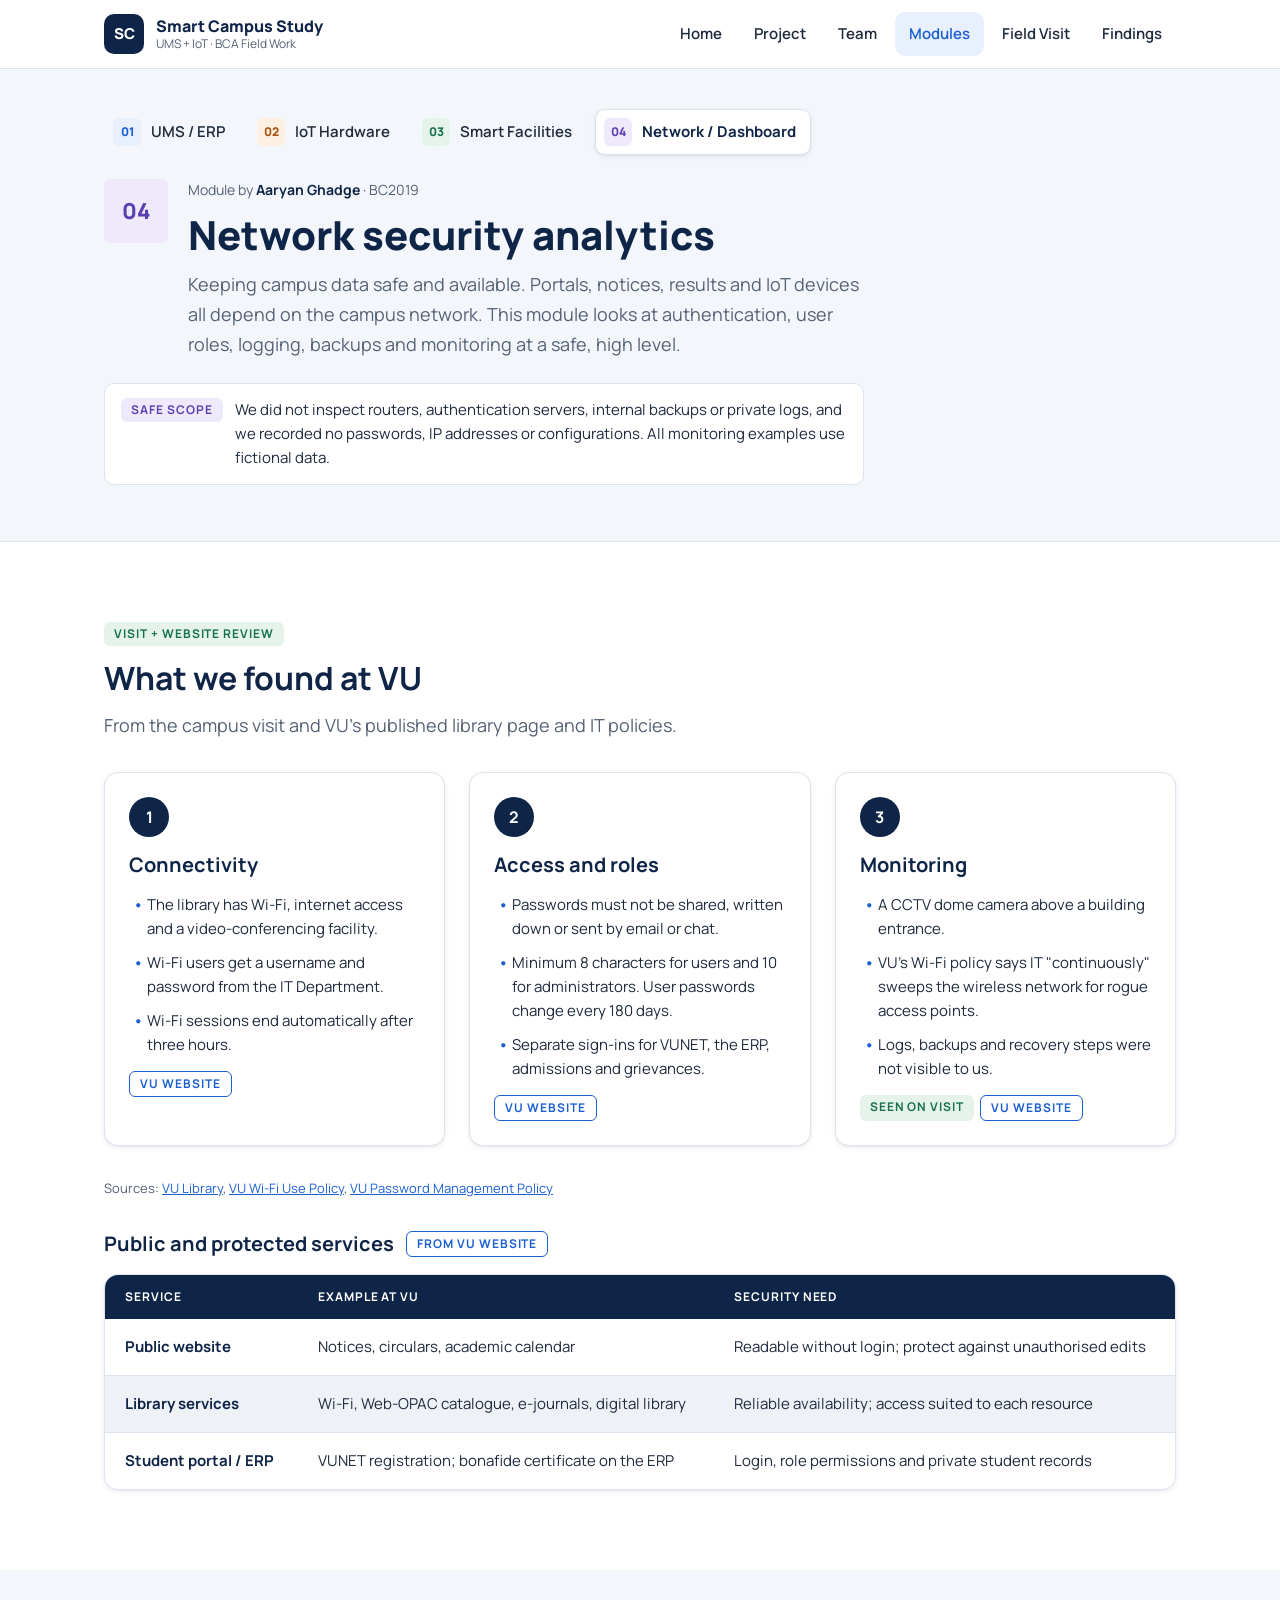
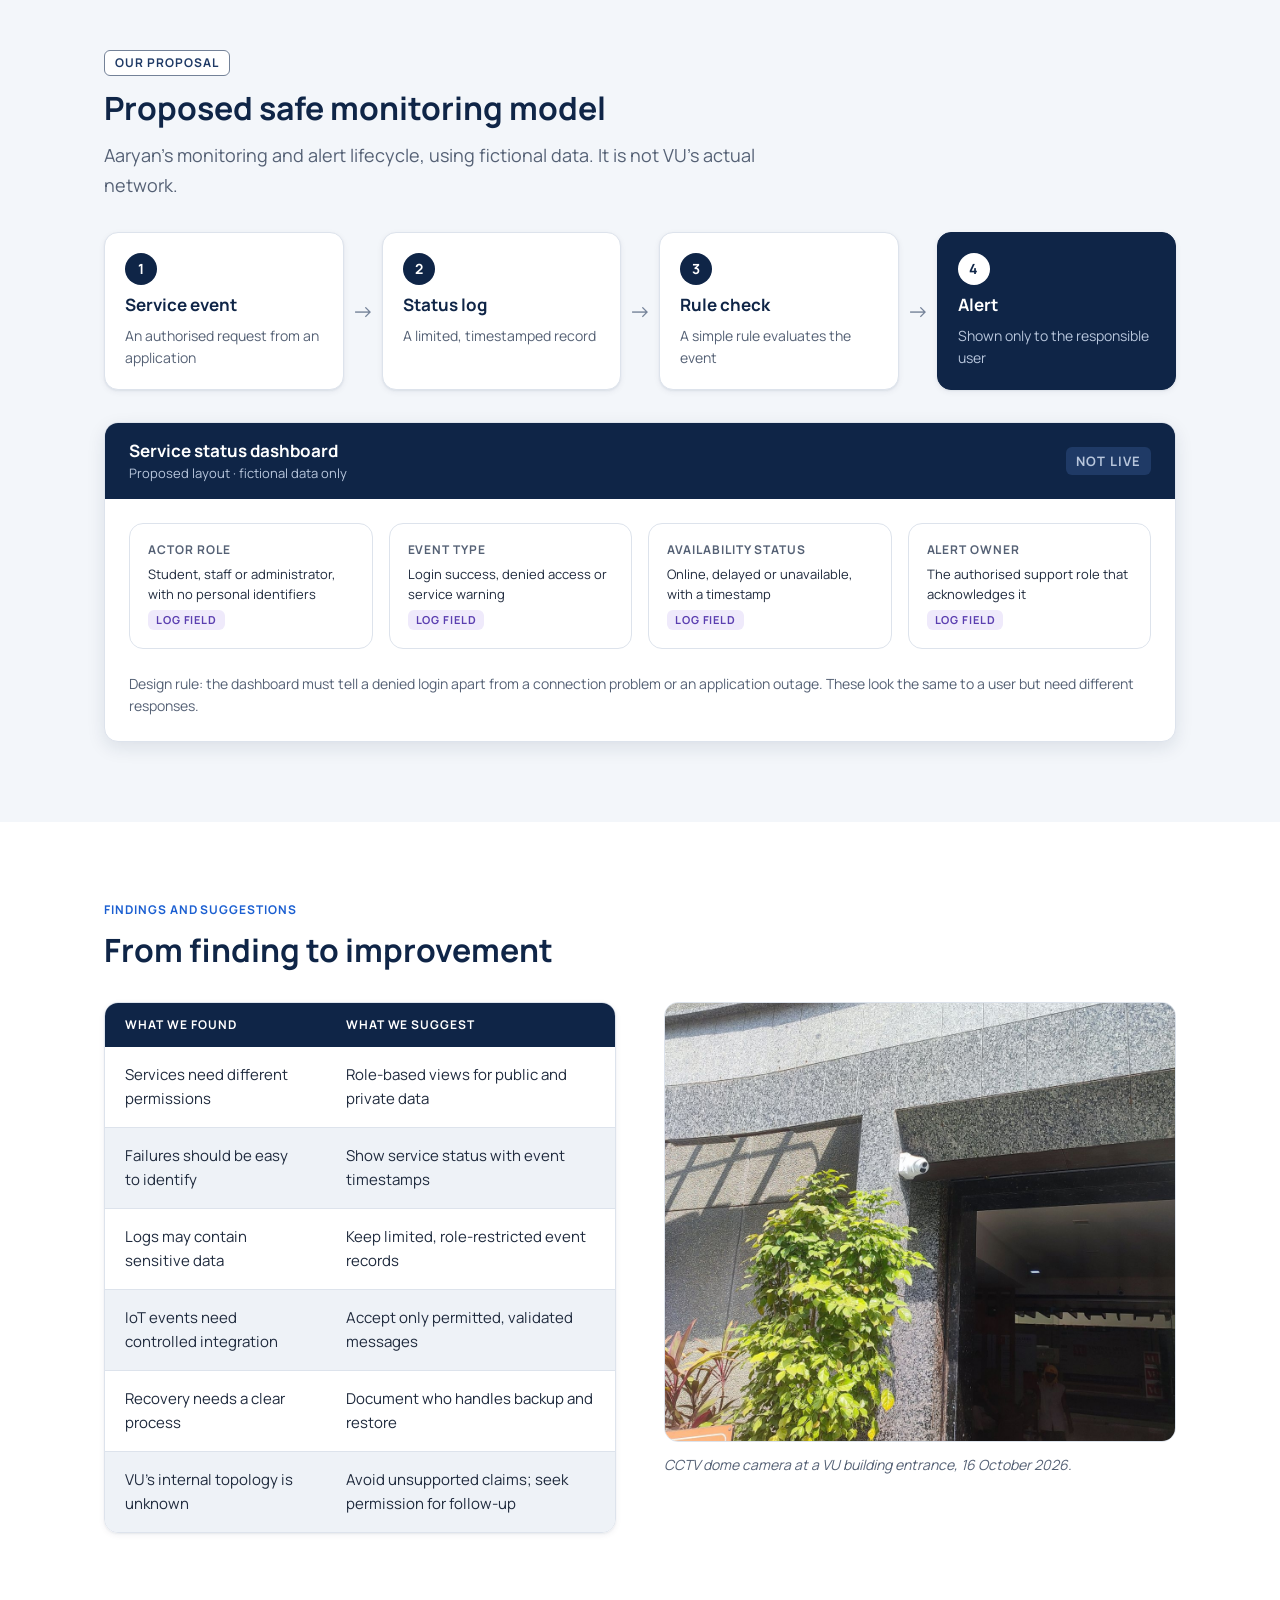
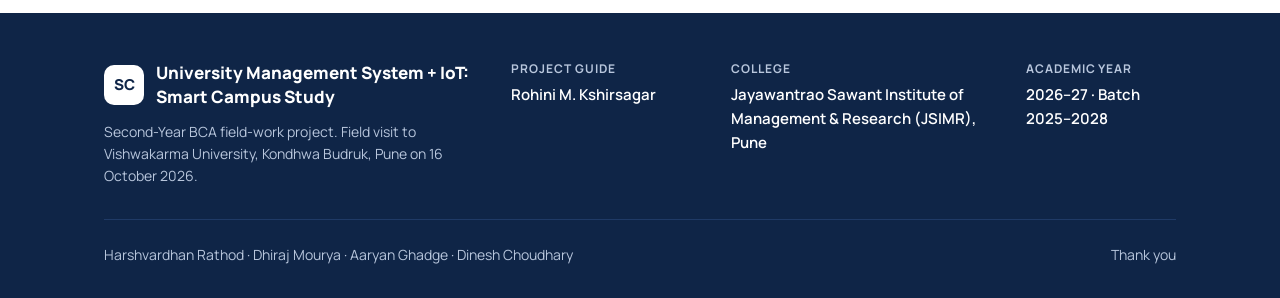
<file: network.html>
<!DOCTYPE html>
<html lang="en">
<head>
    <meta charset="UTF-8">
    <meta name="viewport" content="width=device-width, initial-scale=1.0">
    <title>04 Network / Dashboard — Smart Campus Study</title>
    <link rel="preconnect" href="https://fonts.googleapis.com">
    <link rel="preconnect" href="https://fonts.gstatic.com" crossorigin>
    <link href="https://fonts.googleapis.com/css2?family=Manrope:wght@400;600;700;800&display=swap" rel="stylesheet">
    <link rel="stylesheet" href="css/style.css">
</head>
<body>

    <!-- Navigation -->
    <header class="site-header">
        <nav class="navbar container" aria-label="Main">
            <a class="brand" href="index.html">
                <span class="brand-mark">SC</span>
                <span class="brand-text">
                    <strong>Smart Campus Study</strong>
                    <small>UMS + IoT · BCA Field Work</small>
                </span>
            </a>
            <button class="nav-toggle" type="button" aria-expanded="false" aria-controls="nav-links">Menu</button>
            <ul class="nav-links" id="nav-links">
                <li><a href="index.html">Home</a></li>
                <li><a href="project.html">Project</a></li>
                <li><a href="team.html">Team</a></li>
                <li><a href="ums.html" class="active" aria-current="page">Modules</a></li>
                <li><a href="field-visit.html">Field Visit</a></li>
                <li><a href="findings.html">Findings</a></li>
            </ul>
        </nav>
    </header>

    <main>
        <!-- Module Header -->
        <section class="page-hero module-hero">
            <div class="container">
                <!-- Module Navigation -->
                <nav class="module-tabs" aria-label="Modules">
                    <a href="ums.html" class="module-tab"><span class="mod-num sm c-ums">01</span>UMS / ERP</a>
                    <a href="iot.html" class="module-tab"><span class="mod-num sm c-iot">02</span>IoT Hardware</a>
                    <a href="facilities.html" class="module-tab"><span class="mod-num sm c-fac">03</span>Smart Facilities</a>
                    <a href="network.html" class="module-tab active" aria-current="page"><span class="mod-num sm c-net">04</span>Network / Dashboard</a>
                </nav>
                <div class="module-intro">
                    <span class="mod-num lg c-net">04</span>
                    <div class="stack-sm">
                        <span class="small muted">Module by <strong>Aaryan Ghadge</strong> · BC2019</span>
                        <h1 class="page-title">Network security analytics</h1>
                        <p class="lead">Keeping campus data safe and available. Portals, notices, results and IoT devices all depend on the campus network. This module looks at authentication, user roles, logging, backups and monitoring at a safe, high level.</p>
                    </div>
                </div>
                <div class="notice notice-white">
                    <span class="badge c-net">Safe scope</span>
                    <p>We did not inspect routers, authentication servers, internal backups or private logs, and we recorded no passwords, IP addresses or configurations. All monitoring examples use fictional data.</p>
                </div>
            </div>
        </section>

        <!-- Three Study Areas -->
        <section class="section">
            <div class="container stack">
                <div class="section-header">
                    <span class="badge badge-observed">Visit + website review</span>
                    <h2>What we found at VU</h2>
                    <p class="lead">From the campus visit and VU's published library page and IT policies.</p>
                </div>
                <div class="grid grid-3">
                    <article class="card">
                        <span class="circle">1</span>
                        <h3>Connectivity</h3>
                        <ul class="fact-list">
                            <li>The library has Wi-Fi, internet access and a video-conferencing facility.</li>
                            <li>Wi-Fi users get a username and password from the IT Department.</li>
                            <li>Wi-Fi sessions end automatically after three hours.</li>
                        </ul>
                        <div class="chip-list"><span class="badge badge-web">VU website</span></div>
                    </article>
                    <article class="card">
                        <span class="circle">2</span>
                        <h3>Access and roles</h3>
                        <ul class="fact-list">
                            <li>Passwords must not be shared, written down or sent by email or chat.</li>
                            <li>Minimum 8 characters for users and 10 for administrators. User passwords change every 180 days.</li>
                            <li>Separate sign-ins for VUNET, the ERP, admissions and grievances.</li>
                        </ul>
                        <div class="chip-list"><span class="badge badge-web">VU website</span></div>
                    </article>
                    <article class="card">
                        <span class="circle">3</span>
                        <h3>Monitoring</h3>
                        <ul class="fact-list">
                            <li>A CCTV dome camera above a building entrance.</li>
                            <li>VU's Wi-Fi policy says IT "continuously" sweeps the wireless network for rogue access points.</li>
                            <li>Logs, backups and recovery steps were not visible to us.</li>
                        </ul>
                        <div class="chip-list"><span class="badge badge-observed">Seen on visit</span><span class="badge badge-web">VU website</span></div>
                    </article>
                </div>
                <span class="source">Sources: <a href="https://www.vupune.ac.in/academicss/library" target="_blank" rel="noopener">VU Library</a>, <a href="https://www.vupune.ac.in/images/IT-Policies/VU_Wi-Fi_Use_Policy_Ver_10.pdf" target="_blank" rel="noopener">VU Wi-Fi Use Policy</a>, <a href="https://www.vupune.ac.in/images/IT-Policies/VU_Password_Management_Policy_Ver_10.pdf" target="_blank" rel="noopener">VU Password Management Policy</a></span>

                <!-- Public vs protected services -->
                <div class="stack-sm" style="gap: 16px;">
                    <div class="card-top" style="justify-content: flex-start; flex-wrap: wrap;"><h3>Public and protected services</h3><span class="badge badge-web">From VU website</span></div>
                    <div class="table-wrap">
                        <table>
                            <thead>
                                <tr><th>Service</th><th>Example at VU</th><th>Security need</th></tr>
                            </thead>
                            <tbody>
                                <tr><td class="role">Public website</td><td>Notices, circulars, academic calendar</td><td>Readable without login; protect against unauthorised edits</td></tr>
                                <tr><td class="role">Library services</td><td>Wi-Fi, Web-OPAC catalogue, e-journals, digital library</td><td>Reliable availability; access suited to each resource</td></tr>
                                <tr><td class="role">Student portal / ERP</td><td>VUNET registration; bonafide certificate on the ERP</td><td>Login, role permissions and private student records</td></tr>
                            </tbody>
                        </table>
                    </div>
                </div>
            </div>
        </section>

        <!-- Proposed Monitoring Model -->
        <section class="section section-alt">
            <div class="container stack">
                <div class="section-header">
                    <span class="badge badge-example">Our proposal</span>
                    <h2>Proposed safe monitoring model</h2>
                    <p class="lead">Aaryan's monitoring and alert lifecycle, using fictional data. It is not VU's actual network.</p>
                </div>
                <div class="flow">
                    <div class="flow-step"><span class="circle sm">1</span><h4>Service event</h4><span class="small">An authorised request from an application</span></div>
                    <span class="flow-arrow" aria-hidden="true">→</span>
                    <div class="flow-step"><span class="circle sm">2</span><h4>Status log</h4><span class="small">A limited, timestamped record</span></div>
                    <span class="flow-arrow" aria-hidden="true">→</span>
                    <div class="flow-step"><span class="circle sm">3</span><h4>Rule check</h4><span class="small">A simple rule evaluates the event</span></div>
                    <span class="flow-arrow" aria-hidden="true">→</span>
                    <div class="flow-step dark"><span class="circle sm white">4</span><h4>Alert</h4><span class="small">Shown only to the responsible user</span></div>
                </div>

                <!-- Proposed dashboard -->
                <div class="dashboard">
                    <div class="dashboard-head">
                        <div><strong>Service status dashboard</strong><span>Proposed layout · fictional data only</span></div>
                        <span class="badge badge-dark">Not live</span>
                    </div>
                    <div class="dashboard-body">
                        <div class="grid grid-4 gap-sm">
                            <div class="metric"><span class="label">Actor role</span><span class="note" style="font-style: normal; color: var(--text);">Student, staff or administrator, with no personal identifiers</span><span class="badge c-net">Log field</span></div>
                            <div class="metric"><span class="label">Event type</span><span class="note" style="font-style: normal; color: var(--text);">Login success, denied access or service warning</span><span class="badge c-net">Log field</span></div>
                            <div class="metric"><span class="label">Availability status</span><span class="note" style="font-style: normal; color: var(--text);">Online, delayed or unavailable, with a timestamp</span><span class="badge c-net">Log field</span></div>
                            <div class="metric"><span class="label">Alert owner</span><span class="note" style="font-style: normal; color: var(--text);">The authorised support role that acknowledges it</span><span class="badge c-net">Log field</span></div>
                        </div>
                        <p class="small muted">Design rule: the dashboard must tell a denied login apart from a connection problem or an application outage. These look the same to a user but need different responses.</p>
                    </div>
                </div>
            </div>
        </section>

        <!-- Findings and Suggestions -->
        <section class="section">
            <div class="container stack">
                <div class="section-header">
                    <span class="eyebrow">Findings and suggestions</span>
                    <h2>From finding to improvement</h2>
                </div>
                <div class="split split-even">
                    <div class="table-wrap" style="align-self: start;">
                        <table style="min-width: 480px;">
                            <thead>
                                <tr><th>What we found</th><th>What we suggest</th></tr>
                            </thead>
                            <tbody>
                                <tr><td>Services need different permissions</td><td>Role-based views for public and private data</td></tr>
                                <tr><td>Failures should be easy to identify</td><td>Show service status with event timestamps</td></tr>
                                <tr><td>Logs may contain sensitive data</td><td>Keep limited, role-restricted event records</td></tr>
                                <tr><td>IoT events need controlled integration</td><td>Accept only permitted, validated messages</td></tr>
                                <tr><td>Recovery needs a clear process</td><td>Document who handles backup and restore</td></tr>
                                <tr><td>VU's internal topology is unknown</td><td>Avoid unsupported claims; seek permission for follow-up</td></tr>
                            </tbody>
                        </table>
                    </div>
                    <figure>
                        <img class="photo tall" src="images/field-visit/cctv-camera.jpg" alt="White dome CCTV camera above a building entrance">
                        <figcaption><span class="caption-text">CCTV dome camera at a VU building entrance, 16 October 2026.</span></figcaption>
                    </figure>
                </div>
            </div>
        </section>

    </main>

    <!-- Footer -->
    <footer class="site-footer">
        <div class="container">
            <div class="footer-grid">
                <div class="footer-about">
                    <div class="footer-brand">
                        <span class="brand-mark light">SC</span>
                        <span>University Management System + IoT: Smart Campus Study</span>
                    </div>
                    <p>Second-Year BCA field-work project. Field visit to Vishwakarma University, Kondhwa Budruk, Pune on 16 October 2026.</p>
                </div>
                <div class="footer-item">
                    <span class="label">Project guide</span>
                    <p>Rohini M. Kshirsagar</p>
                </div>
                <div class="footer-item">
                    <span class="label">College</span>
                    <p>Jayawantrao Sawant Institute of Management &amp; Research (JSIMR), Pune</p>
                </div>
                <div class="footer-item">
                    <span class="label">Academic year</span>
                    <p>2026–27 · Batch 2025–2028</p>
                </div>
            </div>
            <div class="footer-bottom">
                <span>Harshvardhan Rathod · Dhiraj Mourya · Aaryan Ghadge · Dinesh Choudhary</span>
                <span>Thank you</span>
            </div>
        </div>
    </footer>

    <script src="js/script.js"></script>
</body>
</html>
</file>
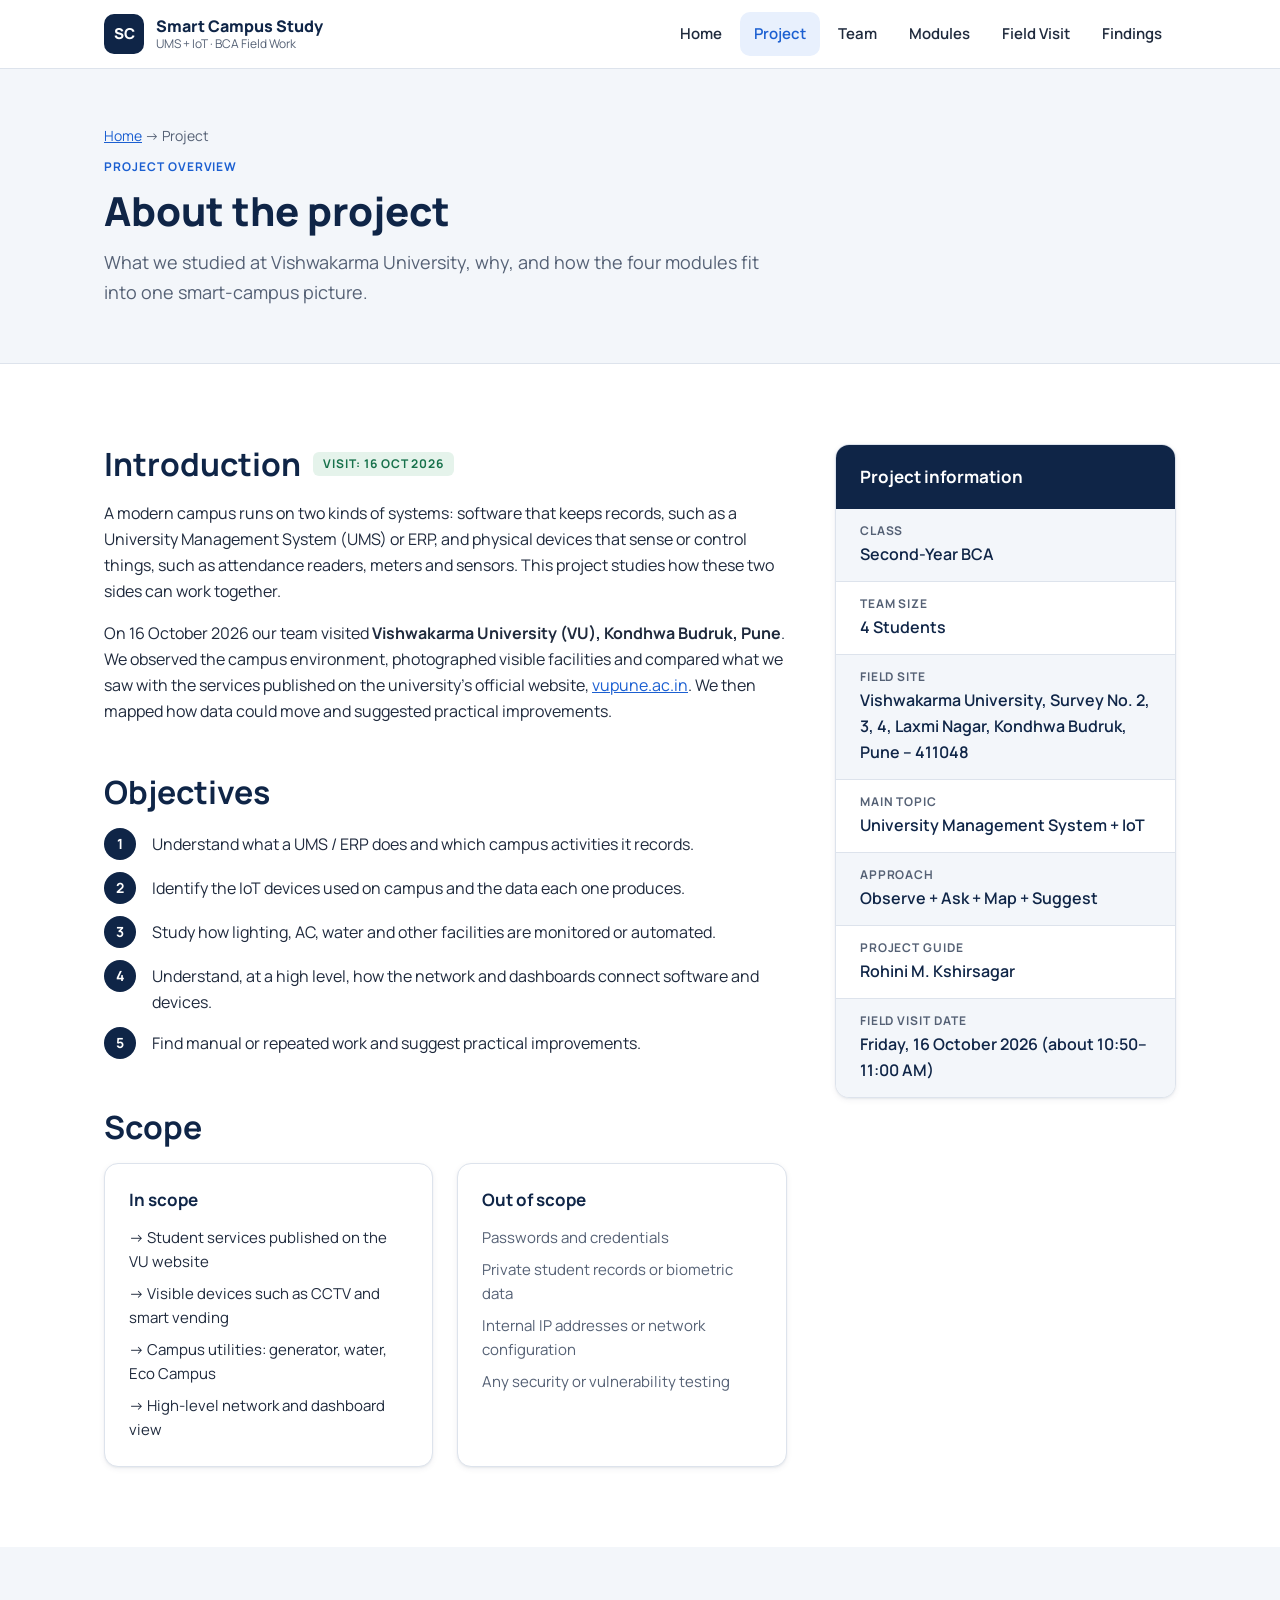
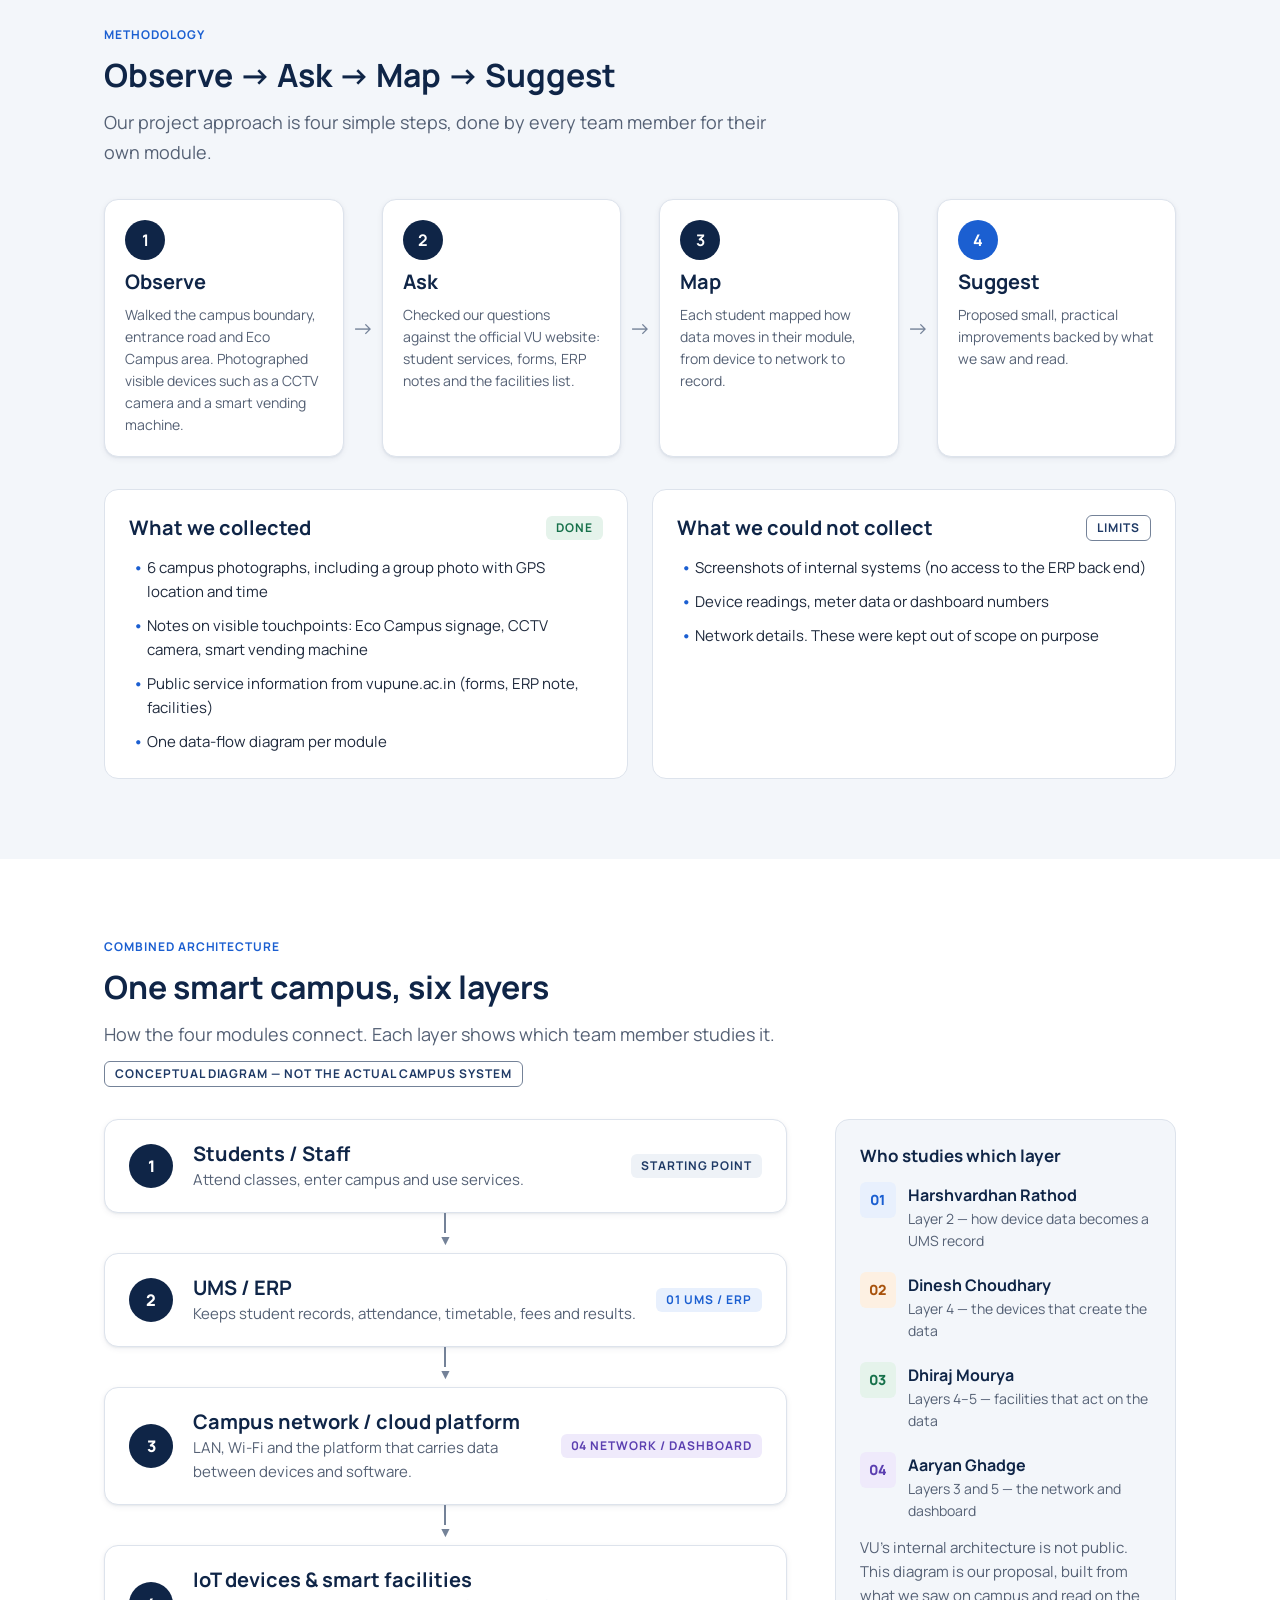
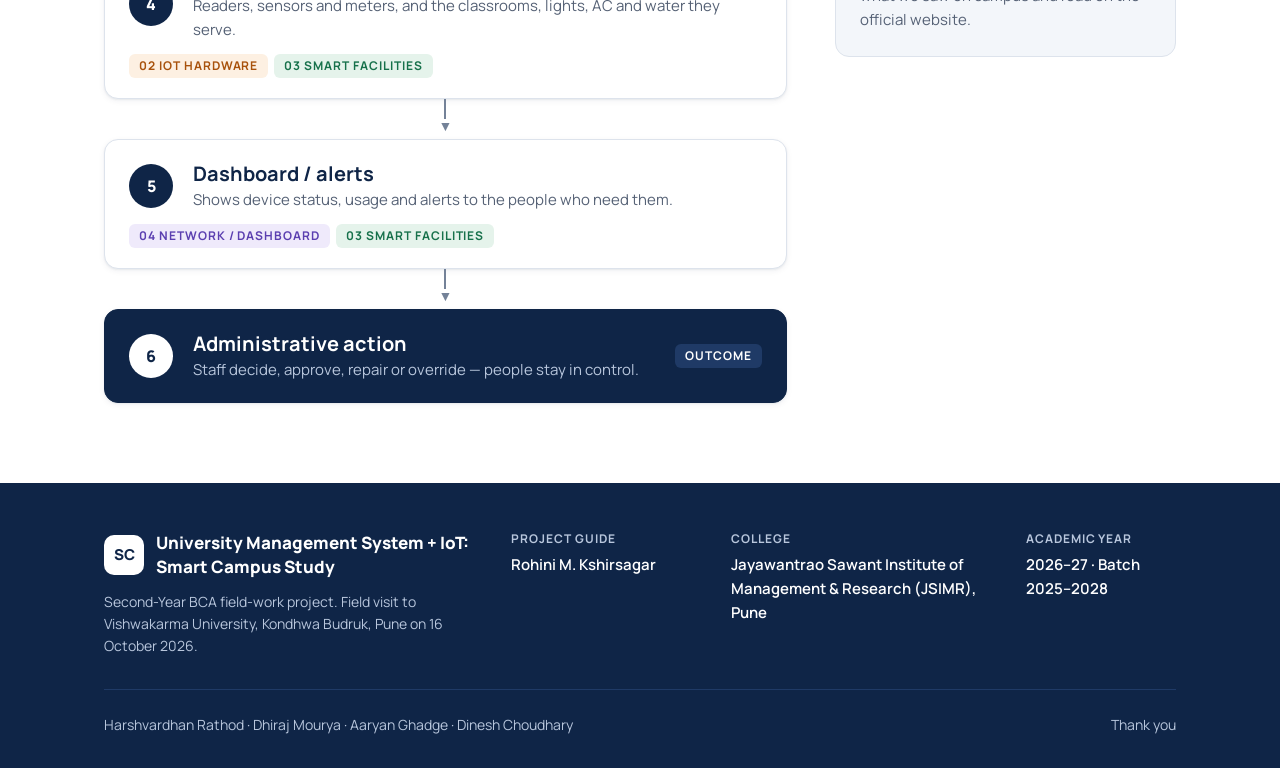
<file: project.html>
<!DOCTYPE html>
<html lang="en">
<head>
    <meta charset="UTF-8">
    <meta name="viewport" content="width=device-width, initial-scale=1.0">
    <title>Project Overview — Smart Campus Study</title>
    <link rel="preconnect" href="https://fonts.googleapis.com">
    <link rel="preconnect" href="https://fonts.gstatic.com" crossorigin>
    <link href="https://fonts.googleapis.com/css2?family=Manrope:wght@400;600;700;800&display=swap" rel="stylesheet">
    <link rel="stylesheet" href="css/style.css">
</head>
<body>

    <!-- Navigation -->
    <header class="site-header">
        <nav class="navbar container" aria-label="Main">
            <a class="brand" href="index.html">
                <span class="brand-mark">SC</span>
                <span class="brand-text">
                    <strong>Smart Campus Study</strong>
                    <small>UMS + IoT · BCA Field Work</small>
                </span>
            </a>
            <button class="nav-toggle" type="button" aria-expanded="false" aria-controls="nav-links">Menu</button>
            <ul class="nav-links" id="nav-links">
                <li><a href="index.html">Home</a></li>
                <li><a href="project.html" class="active" aria-current="page">Project</a></li>
                <li><a href="team.html">Team</a></li>
                <li><a href="ums.html">Modules</a></li>
                <li><a href="field-visit.html">Field Visit</a></li>
                <li><a href="findings.html">Findings</a></li>
            </ul>
        </nav>
    </header>

    <main>
        <!-- Page Header -->
        <section class="page-hero">
            <div class="container">
                <span class="breadcrumb"><a href="index.html">Home</a> → Project</span>
                <span class="eyebrow">Project overview</span>
                <h1 class="page-title">About the project</h1>
                <p class="lead">What we studied at Vishwakarma University, why, and how the four modules fit into one smart-campus picture.</p>
            </div>
        </section>

        <!-- Introduction, Objectives, Scope + Project Information -->
        <section class="section">
            <div class="container split">
                <div class="stack" style="gap: 48px;">

                    <!-- Introduction -->
                    <div class="stack-sm" style="gap: 16px;">
                        <div class="card-top" style="justify-content: flex-start; flex-wrap: wrap;">
                            <h2>Introduction</h2>
                            <span class="badge badge-observed">Visit: 16 Oct 2026</span>
                        </div>
                        <p>A modern campus runs on two kinds of systems: software that keeps records, such as a University Management System (UMS) or ERP, and physical devices that sense or control things, such as attendance readers, meters and sensors. This project studies how these two sides can work together.</p>
                        <p>On 16 October 2026 our team visited <strong>Vishwakarma University (VU), Kondhwa Budruk, Pune</strong>. We observed the campus environment, photographed visible facilities and compared what we saw with the services published on the university's official website, <a href="https://www.vupune.ac.in/" target="_blank" rel="noopener">vupune.ac.in</a>. We then mapped how data could move and suggested practical improvements.</p>
                    </div>

                    <!-- Objectives -->
                    <div class="stack-sm" style="gap: 16px;">
                        <h2>Objectives</h2>
                        <ol class="numbered-list" style="margin: 0; padding: 0; list-style: none;">
                            <li><span class="circle sm">1</span><p>Understand what a UMS / ERP does and which campus activities it records.</p></li>
                            <li><span class="circle sm">2</span><p>Identify the IoT devices used on campus and the data each one produces.</p></li>
                            <li><span class="circle sm">3</span><p>Study how lighting, AC, water and other facilities are monitored or automated.</p></li>
                            <li><span class="circle sm">4</span><p>Understand, at a high level, how the network and dashboards connect software and devices.</p></li>
                            <li><span class="circle sm">5</span><p>Find manual or repeated work and suggest practical improvements.</p></li>
                        </ol>
                    </div>

                    <!-- Scope -->
                    <div class="stack-sm" style="gap: 16px;">
                        <h2>Scope</h2>
                        <div class="grid grid-2">
                            <article class="card">
                                <h4>In scope</h4>
                                <ul class="arrow-list">
                                    <li>Student services published on the VU website</li>
                                    <li>Visible devices such as CCTV and smart vending</li>
                                    <li>Campus utilities: generator, water, Eco Campus</li>
                                    <li>High-level network and dashboard view</li>
                                </ul>
                            </article>
                            <article class="card">
                                <h4>Out of scope</h4>
                                <ul class="stack-sm muted" style="gap: 8px; font-size: 15px; line-height: 24px;">
                                    <li>Passwords and credentials</li>
                                    <li>Private student records or biometric data</li>
                                    <li>Internal IP addresses or network configuration</li>
                                    <li>Any security or vulnerability testing</li>
                                </ul>
                            </article>
                        </div>
                    </div>
                </div>

                <!-- Project Information card -->
                <aside class="info-card">
                    <div class="info-card-head"><h2>Project information</h2></div>
                    <div class="info-row"><span class="label">Class</span><strong>Second-Year BCA</strong></div>
                    <div class="info-row"><span class="label">Team size</span><strong>4 Students</strong></div>
                    <div class="info-row"><span class="label">Field site</span><strong>Vishwakarma University, Survey No. 2, 3, 4, Laxmi Nagar, Kondhwa Budruk, Pune – 411048</strong></div>
                    <div class="info-row"><span class="label">Main topic</span><strong>University Management System + IoT</strong></div>
                    <div class="info-row"><span class="label">Approach</span><strong>Observe + Ask + Map + Suggest</strong></div>
                    <div class="info-row"><span class="label">Project guide</span><strong>Rohini M. Kshirsagar</strong></div>
                    <div class="info-row"><span class="label">Field visit date</span><strong>Friday, 16 October 2026 (about 10:50–11:00 AM)</strong></div>
                </aside>
            </div>
        </section>

        <!-- Methodology -->
        <section class="section section-alt">
            <div class="container stack">
                <div class="section-header">
                    <span class="eyebrow">Methodology</span>
                    <h2>Observe → Ask → Map → Suggest</h2>
                    <p class="lead">Our project approach is four simple steps, done by every team member for their own module.</p>
                </div>
                <div class="flow">
                    <div class="flow-step">
                        <span class="circle">1</span>
                        <h3>Observe</h3>
                        <p>Walked the campus boundary, entrance road and Eco Campus area. Photographed visible devices such as a CCTV camera and a smart vending machine.</p>
                    </div>
                    <span class="flow-arrow" aria-hidden="true">→</span>
                    <div class="flow-step">
                        <span class="circle">2</span>
                        <h3>Ask</h3>
                        <p>Checked our questions against the official VU website: student services, forms, ERP notes and the facilities list.</p>
                    </div>
                    <span class="flow-arrow" aria-hidden="true">→</span>
                    <div class="flow-step">
                        <span class="circle">3</span>
                        <h3>Map</h3>
                        <p>Each student mapped how data moves in their module, from device to network to record.</p>
                    </div>
                    <span class="flow-arrow" aria-hidden="true">→</span>
                    <div class="flow-step">
                        <span class="circle blue">4</span>
                        <h3>Suggest</h3>
                        <p>Proposed small, practical improvements backed by what we saw and read.</p>
                    </div>
                </div>

                <!-- What the field visit collected -->
                <div class="grid grid-2">
                    <article class="card flat">
                        <div class="card-top" style="flex-wrap: wrap;"><h3>What we collected</h3><span class="badge badge-observed">Done</span></div>
                        <ul class="fact-list">
                            <li>6 campus photographs, including a group photo with GPS location and time</li>
                            <li>Notes on visible touchpoints: Eco Campus signage, CCTV camera, smart vending machine</li>
                            <li>Public service information from vupune.ac.in (forms, ERP note, facilities)</li>
                            <li>One data-flow diagram per module</li>
                        </ul>
                    </article>
                    <article class="card flat">
                        <div class="card-top" style="flex-wrap: wrap;"><h3>What we could not collect</h3><span class="badge badge-example">Limits</span></div>
                        <ul class="fact-list">
                            <li>Screenshots of internal systems (no access to the ERP back end)</li>
                            <li>Device readings, meter data or dashboard numbers</li>
                            <li>Network details. These were kept out of scope on purpose</li>
                        </ul>
                    </article>
                </div>
            </div>
        </section>

        <!-- Combined Architecture -->
        <section class="section" id="architecture">
            <div class="container stack">
                <div class="section-header">
                    <span class="eyebrow">Combined architecture</span>
                    <h2>One smart campus, six layers</h2>
                    <p class="lead">How the four modules connect. Each layer shows which team member studies it.</p>
                    <span class="badge badge-example" style="white-space: normal;">Conceptual diagram — not the actual campus system</span>
                </div>

                <div class="split">
                    <div class="arch">
                        <div class="arch-layer">
                            <span class="circle lg">1</span>
                            <div class="arch-text"><h3>Students / Staff</h3><span>Attend classes, enter campus and use services.</span></div>
                            <span class="badge" style="background: var(--surface-sunken); color: var(--navy-700);">Starting point</span>
                        </div>
                        <div class="arch-connector" aria-hidden="true">▼</div>

                        <div class="arch-layer">
                            <span class="circle lg">2</span>
                            <div class="arch-text"><h3>UMS / ERP</h3><span>Keeps student records, attendance, timetable, fees and results.</span></div>
                            <span class="badge c-ums">01 UMS / ERP</span>
                        </div>
                        <div class="arch-connector" aria-hidden="true">▼</div>

                        <div class="arch-layer">
                            <span class="circle lg">3</span>
                            <div class="arch-text"><h3>Campus network / cloud platform</h3><span>LAN, Wi-Fi and the platform that carries data between devices and software.</span></div>
                            <span class="badge c-net">04 Network / Dashboard</span>
                        </div>
                        <div class="arch-connector" aria-hidden="true">▼</div>

                        <div class="arch-layer">
                            <span class="circle lg">4</span>
                            <div class="arch-text"><h3>IoT devices &amp; smart facilities</h3><span>Readers, sensors and meters, and the classrooms, lights, AC and water they serve.</span></div>
                            <div class="arch-badges"><span class="badge c-iot">02 IoT Hardware</span><span class="badge c-fac">03 Smart Facilities</span></div>
                        </div>
                        <div class="arch-connector" aria-hidden="true">▼</div>

                        <div class="arch-layer">
                            <span class="circle lg">5</span>
                            <div class="arch-text"><h3>Dashboard / alerts</h3><span>Shows device status, usage and alerts to the people who need them.</span></div>
                            <div class="arch-badges"><span class="badge c-net">04 Network / Dashboard</span><span class="badge c-fac">03 Smart Facilities</span></div>
                        </div>
                        <div class="arch-connector" aria-hidden="true">▼</div>

                        <div class="arch-layer final">
                            <span class="circle lg white">6</span>
                            <div class="arch-text"><h3>Administrative action</h3><span>Staff decide, approve, repair or override — people stay in control.</span></div>
                            <span class="badge badge-dark">Outcome</span>
                        </div>
                    </div>

                    <!-- Module ownership -->
                    <aside class="card plain">
                        <h4>Who studies which layer</h4>
                        <div class="owner-list">
                            <div class="owner"><span class="mod-num md c-ums">01</span><div><strong>Harshvardhan Rathod</strong><span class="small muted">Layer 2 — how device data becomes a UMS record</span></div></div>
                            <div class="owner"><span class="mod-num md c-iot">02</span><div><strong>Dinesh Choudhary</strong><span class="small muted">Layer 4 — the devices that create the data</span></div></div>
                            <div class="owner"><span class="mod-num md c-fac">03</span><div><strong>Dhiraj Mourya</strong><span class="small muted">Layers 4–5 — facilities that act on the data</span></div></div>
                            <div class="owner"><span class="mod-num md c-net">04</span><div><strong>Aaryan Ghadge</strong><span class="small muted">Layers 3 and 5 — the network and dashboard</span></div></div>
                        </div>
                        <p class="small muted">VU's internal architecture is not public. This diagram is our proposal, built from what we saw on campus and read on the official website.</p>
                    </aside>
                </div>
            </div>
        </section>

    </main>

    <!-- Footer -->
    <footer class="site-footer">
        <div class="container">
            <div class="footer-grid">
                <div class="footer-about">
                    <div class="footer-brand">
                        <span class="brand-mark light">SC</span>
                        <span>University Management System + IoT: Smart Campus Study</span>
                    </div>
                    <p>Second-Year BCA field-work project. Field visit to Vishwakarma University, Kondhwa Budruk, Pune on 16 October 2026.</p>
                </div>
                <div class="footer-item">
                    <span class="label">Project guide</span>
                    <p>Rohini M. Kshirsagar</p>
                </div>
                <div class="footer-item">
                    <span class="label">College</span>
                    <p>Jayawantrao Sawant Institute of Management &amp; Research (JSIMR), Pune</p>
                </div>
                <div class="footer-item">
                    <span class="label">Academic year</span>
                    <p>2026–27 · Batch 2025–2028</p>
                </div>
            </div>
            <div class="footer-bottom">
                <span>Harshvardhan Rathod · Dhiraj Mourya · Aaryan Ghadge · Dinesh Choudhary</span>
                <span>Thank you</span>
            </div>
        </div>
    </footer>

    <script src="js/script.js"></script>
</body>
</html>
</file>
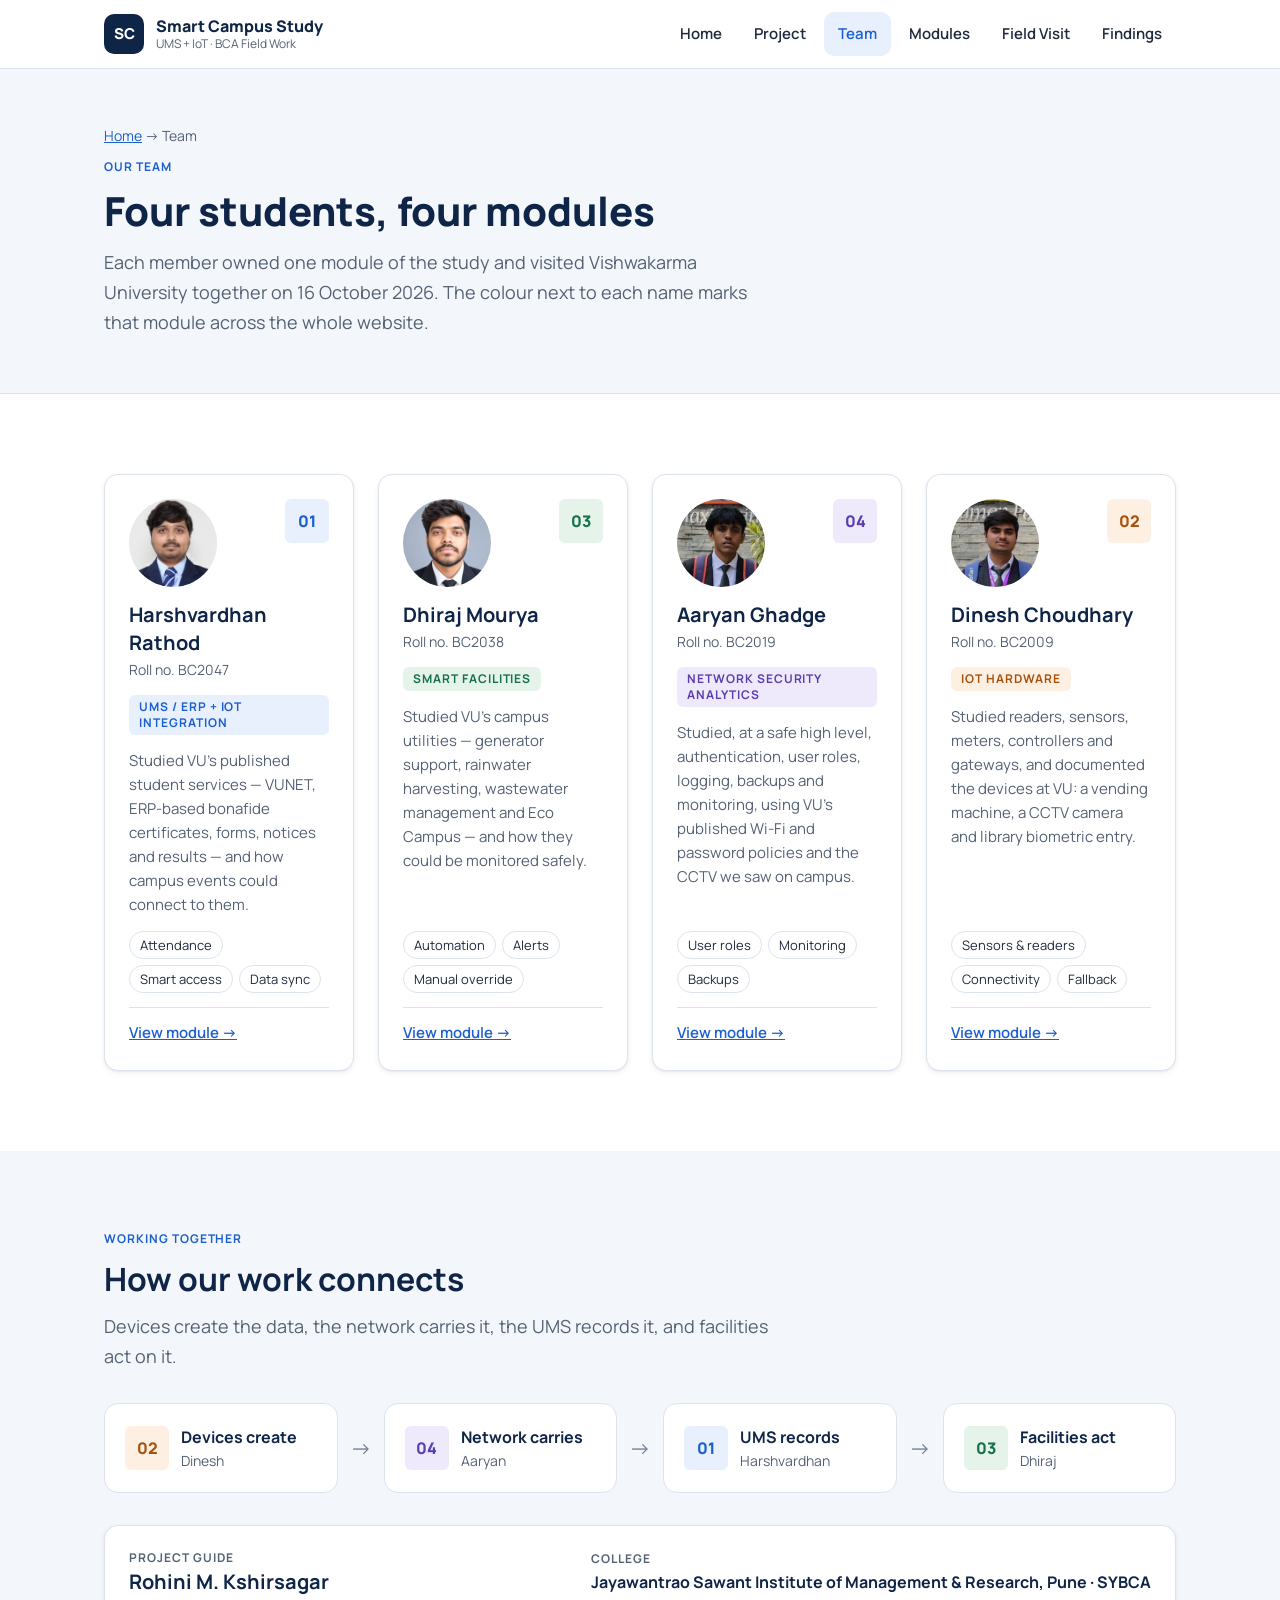
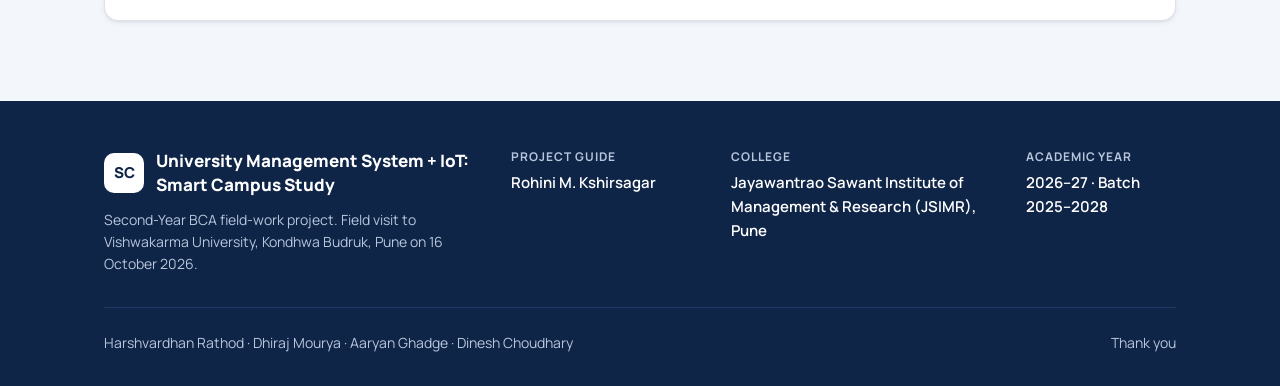
<file: team.html>
<!DOCTYPE html>
<html lang="en">
<head>
    <meta charset="UTF-8">
    <meta name="viewport" content="width=device-width, initial-scale=1.0">
    <title>Our Team — Smart Campus Study</title>
    <link rel="preconnect" href="https://fonts.googleapis.com">
    <link rel="preconnect" href="https://fonts.gstatic.com" crossorigin>
    <link href="https://fonts.googleapis.com/css2?family=Manrope:wght@400;600;700;800&display=swap" rel="stylesheet">
    <link rel="stylesheet" href="css/style.css">
</head>
<body>

    <!-- Navigation -->
    <header class="site-header">
        <nav class="navbar container" aria-label="Main">
            <a class="brand" href="index.html">
                <span class="brand-mark">SC</span>
                <span class="brand-text">
                    <strong>Smart Campus Study</strong>
                    <small>UMS + IoT · BCA Field Work</small>
                </span>
            </a>
            <button class="nav-toggle" type="button" aria-expanded="false" aria-controls="nav-links">Menu</button>
            <ul class="nav-links" id="nav-links">
                <li><a href="index.html">Home</a></li>
                <li><a href="project.html">Project</a></li>
                <li><a href="team.html" class="active" aria-current="page">Team</a></li>
                <li><a href="ums.html">Modules</a></li>
                <li><a href="field-visit.html">Field Visit</a></li>
                <li><a href="findings.html">Findings</a></li>
            </ul>
        </nav>
    </header>

    <main>
        <!-- Page Header -->
        <section class="page-hero">
            <div class="container">
                <span class="breadcrumb"><a href="index.html">Home</a> → Team</span>
                <span class="eyebrow">Our team</span>
                <h1 class="page-title">Four students, four modules</h1>
                <p class="lead">Each member owned one module of the study and visited Vishwakarma University together on 16 October 2026. The colour next to each name marks that module across the whole website.</p>
            </div>
        </section>

        <!-- Team Cards -->
        <section class="section">
            <div class="container grid grid-4">

                <article class="card team-card">
                    <div class="card-top" style="align-items: flex-start;">
                        <div class="avatar has-photo"><img src="images/team/harshvardhan.jpg" alt="Harshvardhan Rathod"></div>
                        <span class="mod-num c-ums">01</span>
                    </div>
                    <div class="person"><h2 style="font-size: 20px; line-height: 28px;">Harshvardhan Rathod</h2><span class="small muted">Roll no. BC2047</span></div>
                    <span class="badge c-ums">UMS / ERP + IoT Integration</span>
                    <p class="grow">Studied VU's published student services — VUNET, ERP-based bonafide certificates, forms, notices and results — and how campus events could connect to them.</p>
                    <div class="chip-list"><span class="chip">Attendance</span><span class="chip">Smart access</span><span class="chip">Data sync</span></div>
                    <a href="ums.html" class="card-link">View module →</a>
                </article>

                <article class="card team-card">
                    <div class="card-top" style="align-items: flex-start;">
                        <div class="avatar has-photo"><img src="images/team/dhiraj.jpg" alt="Dhiraj Mourya"></div>
                        <span class="mod-num c-fac">03</span>
                    </div>
                    <div class="person"><h2 style="font-size: 20px; line-height: 28px;">Dhiraj Mourya</h2><span class="small muted">Roll no. BC2038</span></div>
                    <span class="badge c-fac">Smart Facilities</span>
                    <p class="grow">Studied VU's campus utilities — generator support, rainwater harvesting, wastewater management and Eco Campus — and how they could be monitored safely.</p>
                    <div class="chip-list"><span class="chip">Automation</span><span class="chip">Alerts</span><span class="chip">Manual override</span></div>
                    <a href="facilities.html" class="card-link">View module →</a>
                </article>

                <article class="card team-card">
                    <div class="card-top" style="align-items: flex-start;">
                        <div class="avatar has-photo"><img src="images/team/aaryan.jpg" alt="Aaryan Ghadge"></div>
                        <span class="mod-num c-net">04</span>
                    </div>
                    <div class="person"><h2 style="font-size: 20px; line-height: 28px;">Aaryan Ghadge</h2><span class="small muted">Roll no. BC2019</span></div>
                    <span class="badge c-net">Network Security Analytics</span>
                    <p class="grow">Studied, at a safe high level, authentication, user roles, logging, backups and monitoring, using VU's published Wi-Fi and password policies and the CCTV we saw on campus.</p>
                    <div class="chip-list"><span class="chip">User roles</span><span class="chip">Monitoring</span><span class="chip">Backups</span></div>
                    <a href="network.html" class="card-link">View module →</a>
                </article>

                <article class="card team-card">
                    <div class="card-top" style="align-items: flex-start;">
                        <div class="avatar has-photo"><img src="images/team/dinesh.jpg" alt="Dinesh Choudhary"></div>
                        <span class="mod-num c-iot">02</span>
                    </div>
                    <div class="person"><h2 style="font-size: 20px; line-height: 28px;">Dinesh Choudhary</h2><span class="small muted">Roll no. BC2009</span></div>
                    <span class="badge c-iot">IoT Hardware</span>
                    <p class="grow">Studied readers, sensors, meters, controllers and gateways, and documented the devices at VU: a vending machine, a CCTV camera and library biometric entry.</p>
                    <div class="chip-list"><span class="chip">Sensors &amp; readers</span><span class="chip">Connectivity</span><span class="chip">Fallback</span></div>
                    <a href="iot.html" class="card-link">View module →</a>
                </article>

            </div>
        </section>

        <!-- How Our Work Connects -->
        <section class="section section-alt">
            <div class="container stack">
                <div class="section-header">
                    <span class="eyebrow">Working together</span>
                    <h2>How our work connects</h2>
                    <p class="lead">Devices create the data, the network carries it, the UMS records it, and facilities act on it.</p>
                </div>
                <div class="connect-row">
                    <div class="connect-box"><span class="mod-num c-iot">02</span><div><strong>Devices create</strong><span class="small muted">Dinesh</span></div></div>
                    <span class="flow-arrow" aria-hidden="true">→</span>
                    <div class="connect-box"><span class="mod-num c-net">04</span><div><strong>Network carries</strong><span class="small muted">Aaryan</span></div></div>
                    <span class="flow-arrow" aria-hidden="true">→</span>
                    <div class="connect-box"><span class="mod-num c-ums">01</span><div><strong>UMS records</strong><span class="small muted">Harshvardhan</span></div></div>
                    <span class="flow-arrow" aria-hidden="true">→</span>
                    <div class="connect-box"><span class="mod-num c-fac">03</span><div><strong>Facilities act</strong><span class="small muted">Dhiraj</span></div></div>
                </div>

                <!-- Guide and college -->
                <div class="card guide-bar">
                    <div><span class="label">Project guide</span><h3>Rohini M. Kshirsagar</h3></div>
                    <div><span class="label">College</span><strong style="color: var(--navy);">Jayawantrao Sawant Institute of Management &amp; Research, Pune · SYBCA</strong></div>
                </div>
            </div>
        </section>

    </main>

    <!-- Footer -->
    <footer class="site-footer">
        <div class="container">
            <div class="footer-grid">
                <div class="footer-about">
                    <div class="footer-brand">
                        <span class="brand-mark light">SC</span>
                        <span>University Management System + IoT: Smart Campus Study</span>
                    </div>
                    <p>Second-Year BCA field-work project. Field visit to Vishwakarma University, Kondhwa Budruk, Pune on 16 October 2026.</p>
                </div>
                <div class="footer-item">
                    <span class="label">Project guide</span>
                    <p>Rohini M. Kshirsagar</p>
                </div>
                <div class="footer-item">
                    <span class="label">College</span>
                    <p>Jayawantrao Sawant Institute of Management &amp; Research (JSIMR), Pune</p>
                </div>
                <div class="footer-item">
                    <span class="label">Academic year</span>
                    <p>2026–27 · Batch 2025–2028</p>
                </div>
            </div>
            <div class="footer-bottom">
                <span>Harshvardhan Rathod · Dhiraj Mourya · Aaryan Ghadge · Dinesh Choudhary</span>
                <span>Thank you</span>
            </div>
        </div>
    </footer>

    <script src="js/script.js"></script>
</body>
</html>
</file>
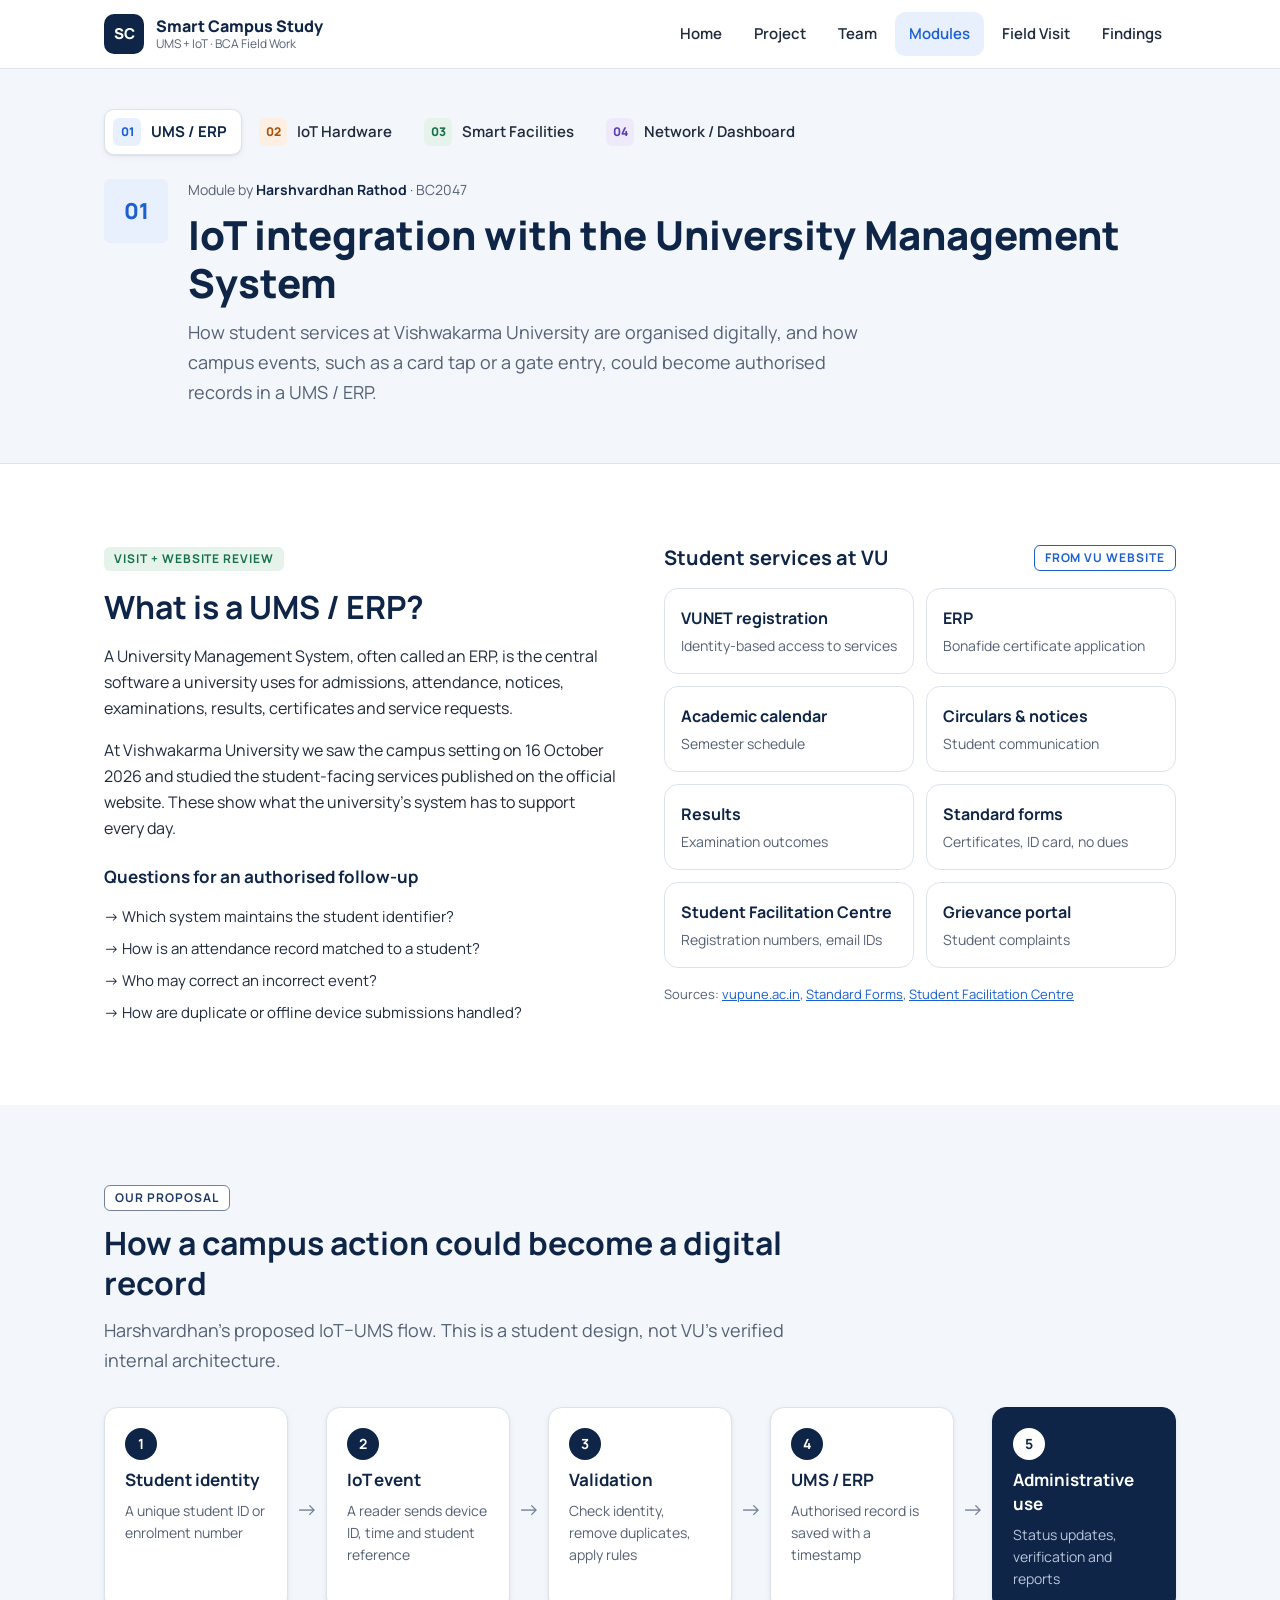
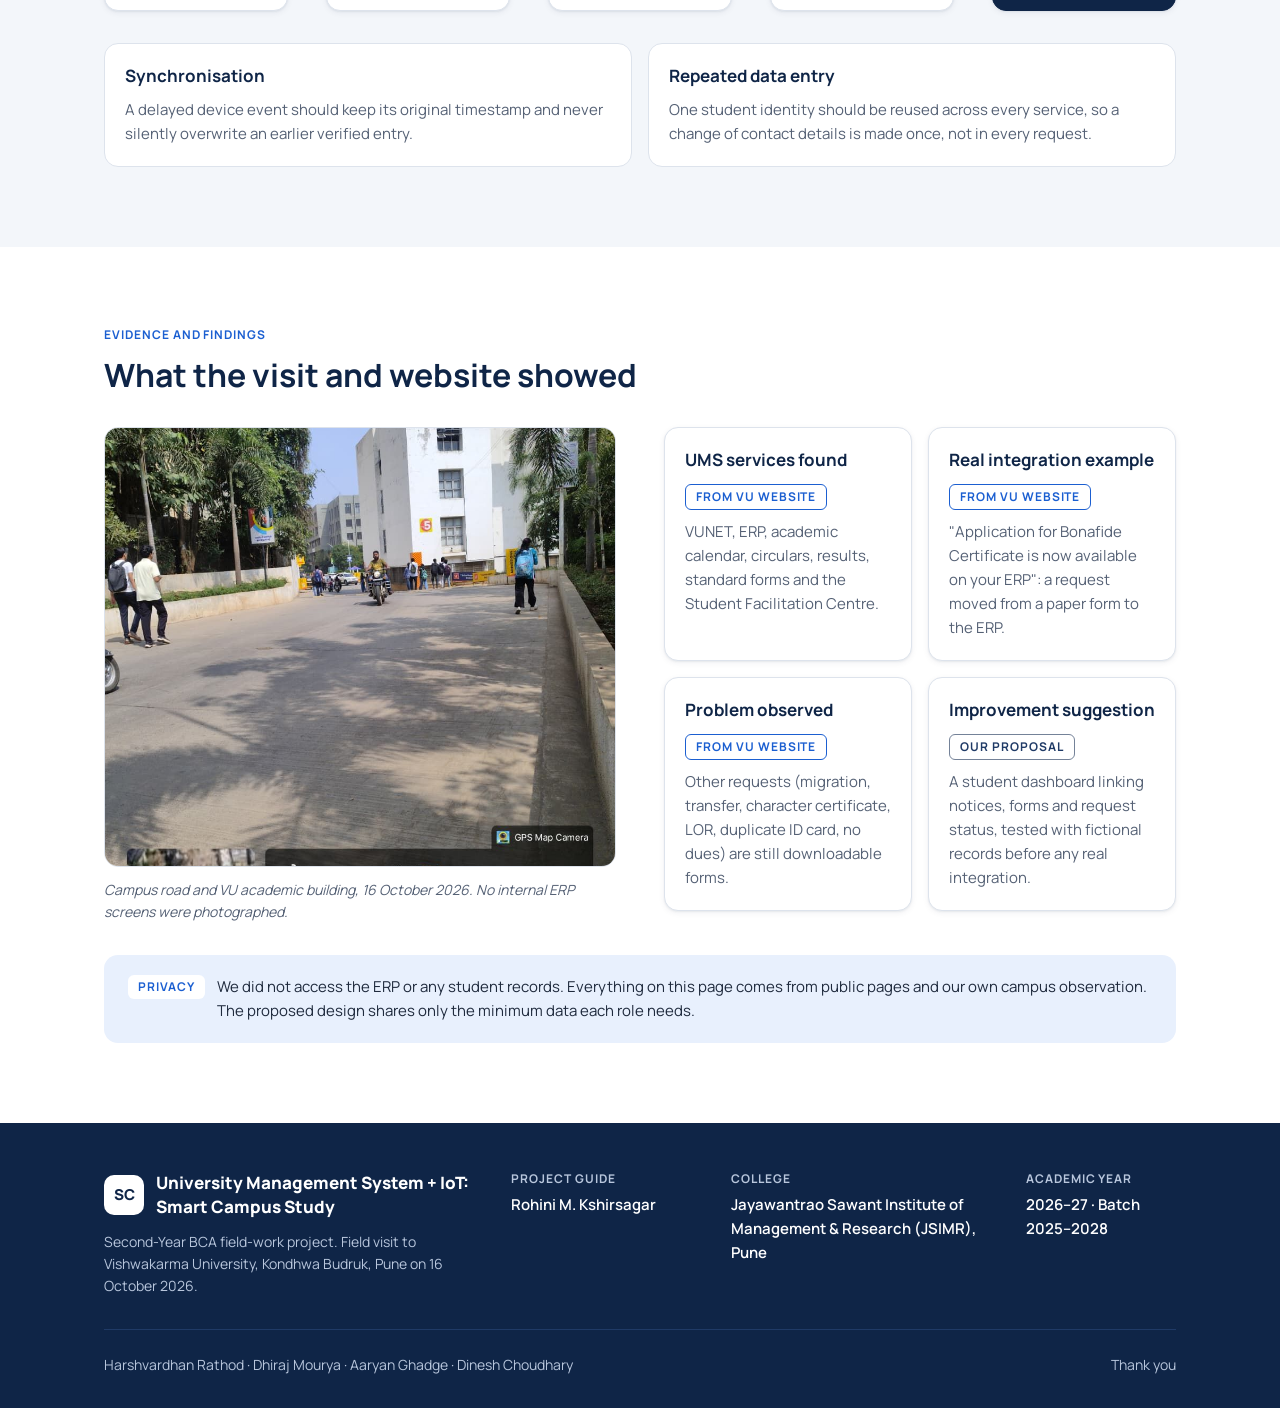
<file: ums.html>
<!DOCTYPE html>
<html lang="en">
<head>
    <meta charset="UTF-8">
    <meta name="viewport" content="width=device-width, initial-scale=1.0">
    <title>01 UMS / ERP Integration — Smart Campus Study</title>
    <link rel="preconnect" href="https://fonts.googleapis.com">
    <link rel="preconnect" href="https://fonts.gstatic.com" crossorigin>
    <link href="https://fonts.googleapis.com/css2?family=Manrope:wght@400;600;700;800&display=swap" rel="stylesheet">
    <link rel="stylesheet" href="css/style.css">
</head>
<body>

    <!-- Navigation -->
    <header class="site-header">
        <nav class="navbar container" aria-label="Main">
            <a class="brand" href="index.html">
                <span class="brand-mark">SC</span>
                <span class="brand-text">
                    <strong>Smart Campus Study</strong>
                    <small>UMS + IoT · BCA Field Work</small>
                </span>
            </a>
            <button class="nav-toggle" type="button" aria-expanded="false" aria-controls="nav-links">Menu</button>
            <ul class="nav-links" id="nav-links">
                <li><a href="index.html">Home</a></li>
                <li><a href="project.html">Project</a></li>
                <li><a href="team.html">Team</a></li>
                <li><a href="ums.html" class="active" aria-current="page">Modules</a></li>
                <li><a href="field-visit.html">Field Visit</a></li>
                <li><a href="findings.html">Findings</a></li>
            </ul>
        </nav>
    </header>

    <main>
        <!-- Module Header -->
        <section class="page-hero module-hero">
            <div class="container">
                <!-- Module Navigation -->
                <nav class="module-tabs" aria-label="Modules">
                    <a href="ums.html" class="module-tab active" aria-current="page"><span class="mod-num sm c-ums">01</span>UMS / ERP</a>
                    <a href="iot.html" class="module-tab"><span class="mod-num sm c-iot">02</span>IoT Hardware</a>
                    <a href="facilities.html" class="module-tab"><span class="mod-num sm c-fac">03</span>Smart Facilities</a>
                    <a href="network.html" class="module-tab"><span class="mod-num sm c-net">04</span>Network / Dashboard</a>
                </nav>
                <div class="module-intro">
                    <span class="mod-num lg c-ums">01</span>
                    <div class="stack-sm">
                        <span class="small muted">Module by <strong>Harshvardhan Rathod</strong> · BC2047</span>
                        <h1 class="page-title">IoT integration with the University Management System</h1>
                        <p class="lead">How student services at Vishwakarma University are organised digitally, and how campus events, such as a card tap or a gate entry, could become authorised records in a UMS / ERP.</p>
                    </div>
                </div>
            </div>
        </section>

        <!-- What is a UMS / ERP + VU services -->
        <section class="section">
            <div class="container split split-even">
                <div class="stack-sm" style="gap: 16px;">
                    <span><span class="badge badge-observed">Visit + website review</span></span>
                    <h2>What is a UMS / ERP?</h2>
                    <p>A University Management System, often called an ERP, is the central software a university uses for admissions, attendance, notices, examinations, results, certificates and service requests.</p>
                    <p>At Vishwakarma University we saw the campus setting on 16 October 2026 and studied the student-facing services published on the official website. These show what the university's system has to support every day.</p>
                    <h4 style="margin-top: 8px;">Questions for an authorised follow-up</h4>
                    <ul class="arrow-list">
                        <li>Which system maintains the student identifier?</li>
                        <li>How is an attendance record matched to a student?</li>
                        <li>Who may correct an incorrect event?</li>
                        <li>How are duplicate or offline device submissions handled?</li>
                    </ul>
                </div>

                <!-- Student services published by VU -->
                <div class="stack-sm" style="gap: 16px;">
                    <div class="card-top" style="flex-wrap: wrap;"><h3>Student services at VU</h3><span class="badge badge-web">From VU website</span></div>
                    <div class="grid grid-2" style="gap: 12px;">
                        <div class="simple-box"><strong>VUNET registration</strong><span>Identity-based access to services</span></div>
                        <div class="simple-box"><strong>ERP</strong><span>Bonafide certificate application</span></div>
                        <div class="simple-box"><strong>Academic calendar</strong><span>Semester schedule</span></div>
                        <div class="simple-box"><strong>Circulars &amp; notices</strong><span>Student communication</span></div>
                        <div class="simple-box"><strong>Results</strong><span>Examination outcomes</span></div>
                        <div class="simple-box"><strong>Standard forms</strong><span>Certificates, ID card, no dues</span></div>
                        <div class="simple-box"><strong>Student Facilitation Centre</strong><span>Registration numbers, email IDs</span></div>
                        <div class="simple-box"><strong>Grievance portal</strong><span>Student complaints</span></div>
                    </div>
                    <span class="source">Sources: <a href="https://www.vupune.ac.in/" target="_blank" rel="noopener">vupune.ac.in</a>, <a href="https://vupune.ac.in/facilitation/standard-forms" target="_blank" rel="noopener">Standard Forms</a>, <a href="https://www.vupune.ac.in/facilitation/services-by-sfc" target="_blank" rel="noopener">Student Facilitation Centre</a></span>
                </div>
            </div>
        </section>

        <!-- Proposed Data Flow -->
        <section class="section section-alt">
            <div class="container stack">
                <div class="section-header">
                    <span class="badge badge-example">Our proposal</span>
                    <h2>How a campus action could become a digital record</h2>
                    <p class="lead">Harshvardhan's proposed IoT–UMS flow. This is a student design, not VU's verified internal architecture.</p>
                </div>
                <div class="flow">
                    <div class="flow-step"><span class="circle sm">1</span><h4>Student identity</h4><span class="small">A unique student ID or enrolment number</span></div>
                    <span class="flow-arrow" aria-hidden="true">→</span>
                    <div class="flow-step"><span class="circle sm">2</span><h4>IoT event</h4><span class="small">A reader sends device ID, time and student reference</span></div>
                    <span class="flow-arrow" aria-hidden="true">→</span>
                    <div class="flow-step"><span class="circle sm">3</span><h4>Validation</h4><span class="small">Check identity, remove duplicates, apply rules</span></div>
                    <span class="flow-arrow" aria-hidden="true">→</span>
                    <div class="flow-step"><span class="circle sm">4</span><h4>UMS / ERP</h4><span class="small">Authorised record is saved with a timestamp</span></div>
                    <span class="flow-arrow" aria-hidden="true">→</span>
                    <div class="flow-step dark"><span class="circle sm white">5</span><h4>Administrative use</h4><span class="small">Status updates, verification and reports</span></div>
                </div>
                <div class="grid grid-2 gap-sm">
                    <div class="card compact flat"><h4>Synchronisation</h4><p>A delayed device event should keep its original timestamp and never silently overwrite an earlier verified entry.</p></div>
                    <div class="card compact flat"><h4>Repeated data entry</h4><p>One student identity should be reused across every service, so a change of contact details is made once, not in every request.</p></div>
                </div>
            </div>
        </section>

        <!-- Evidence and Findings -->
        <section class="section">
            <div class="container stack">
                <div class="section-header">
                    <span class="eyebrow">Evidence and findings</span>
                    <h2>What the visit and website showed</h2>
                </div>
                <div class="split split-even">
                    <figure>
                        <img class="photo tall" src="images/field-visit/entrance-road.jpg" alt="Campus road leading to a white Vishwakarma University building with students walking">
                        <figcaption><span class="caption-text">Campus road and VU academic building, 16 October 2026. No internal ERP screens were photographed.</span></figcaption>
                    </figure>
                    <div class="grid grid-2 gap-sm">
                        <div class="card compact"><div class="card-top"><h4>UMS services found</h4></div><span><span class="badge badge-web">From VU website</span></span><p>VUNET, ERP, academic calendar, circulars, results, standard forms and the Student Facilitation Centre.</p></div>
                        <div class="card compact"><h4>Real integration example</h4><span><span class="badge badge-web">From VU website</span></span><p>"Application for Bonafide Certificate is now available on your ERP": a request moved from a paper form to the ERP.</p></div>
                        <div class="card compact"><h4>Problem observed</h4><span><span class="badge badge-web">From VU website</span></span><p>Other requests (migration, transfer, character certificate, LOR, duplicate ID card, no dues) are still downloadable forms.</p></div>
                        <div class="card compact"><h4>Improvement suggestion</h4><span><span class="badge badge-example">Our proposal</span></span><p>A student dashboard linking notices, forms and request status, tested with fictional records before any real integration.</p></div>
                    </div>
                </div>

                <!-- Privacy notice -->
                <div class="notice notice-blue">
                    <span class="badge" style="background: var(--white); color: var(--blue);">Privacy</span>
                    <p>We did not access the ERP or any student records. Everything on this page comes from public pages and our own campus observation. The proposed design shares only the minimum data each role needs.</p>
                </div>
            </div>
        </section>

    </main>

    <!-- Footer -->
    <footer class="site-footer">
        <div class="container">
            <div class="footer-grid">
                <div class="footer-about">
                    <div class="footer-brand">
                        <span class="brand-mark light">SC</span>
                        <span>University Management System + IoT: Smart Campus Study</span>
                    </div>
                    <p>Second-Year BCA field-work project. Field visit to Vishwakarma University, Kondhwa Budruk, Pune on 16 October 2026.</p>
                </div>
                <div class="footer-item">
                    <span class="label">Project guide</span>
                    <p>Rohini M. Kshirsagar</p>
                </div>
                <div class="footer-item">
                    <span class="label">College</span>
                    <p>Jayawantrao Sawant Institute of Management &amp; Research (JSIMR), Pune</p>
                </div>
                <div class="footer-item">
                    <span class="label">Academic year</span>
                    <p>2026–27 · Batch 2025–2028</p>
                </div>
            </div>
            <div class="footer-bottom">
                <span>Harshvardhan Rathod · Dhiraj Mourya · Aaryan Ghadge · Dinesh Choudhary</span>
                <span>Thank you</span>
            </div>
        </div>
    </footer>

    <script src="js/script.js"></script>
</body>
</html>
</file>
<file: css/style.css>
/* =========================================================
   Smart Campus Study — shared stylesheet
   One file for every page. Sections are in page order:
   tokens → base → layout → components → page parts → mobile
   ========================================================= */

/* Design tokens (colours, spacing, shapes) */
:root {
    /* Brand colours */
    --navy: #0F2547;
    --navy-700: #1F3A66;
    --blue: #1B5FD1;
    --blue-dark: #164EAD;
    --blue-light: #E8F0FD;

    /* Surfaces */
    --white: #FFFFFF;
    --surface-alt: #F3F6FA;
    --surface-sunken: #EEF2F7;

    /* Text */
    --text: #1F2A3D;
    --text-muted: #556175;
    --text-on-dark-muted: #B8C6DC;

    /* Borders */
    --border: #DDE3EC;
    --border-strong: #748298;

    /* Module accents (text colour + tint background) */
    --ums: #1B5FD1;        --ums-tint: #E8F0FD;
    --iot: #A8520C;        --iot-tint: #FDF0E2;
    --facilities: #17714B; --facilities-tint: #E5F3EB;
    --network: #5B3FB0;    --network-tint: #EFEAFB;

    /* Shape and depth */
    --radius-sm: 6px;
    --radius-md: 10px;
    --radius-lg: 14px;
    --shadow-sm: 0 1px 2px rgba(15, 37, 71, 0.06), 0 2px 6px rgba(15, 37, 71, 0.06);
    --shadow-md: 0 6px 18px rgba(15, 37, 71, 0.10);

    /* Layout */
    --container: 1120px;
}

/* Base */
* {
    box-sizing: border-box;
}

body {
    margin: 0;
    font-family: Manrope, "Segoe UI", Arial, sans-serif;
    font-size: 16px;
    line-height: 26px;
    color: var(--text);
    background: var(--white);
}

h1, h2, h3, h4 {
    margin: 0;
    color: var(--navy);
}

h1 { font-size: 48px; line-height: 56px; font-weight: 800; }
h2 { font-size: 32px; line-height: 40px; font-weight: 700; }
h3 { font-size: 20px; line-height: 28px; font-weight: 700; }
h4 { font-size: 17px; line-height: 24px; font-weight: 700; }

p {
    margin: 0;
}

a {
    color: var(--blue);
}

a:hover {
    color: var(--blue-dark);
}

a:focus-visible,
button:focus-visible {
    outline: 2px solid var(--blue);
    outline-offset: 2px;
}

ul {
    margin: 0;
    padding: 0;
    list-style: none;
}

/* Small text helpers */
.lead {
    font-size: 18px;
    line-height: 30px;
    color: var(--text-muted);
    max-width: 680px;
}

.muted { color: var(--text-muted); }
.small { font-size: 14px; line-height: 22px; }
.italic { font-style: italic; }

/* Uppercase label used for eyebrows and table headers */
.eyebrow,
.label {
    font-size: 12px;
    line-height: 16px;
    font-weight: 700;
    letter-spacing: 0.08em;
    text-transform: uppercase;
}

.eyebrow { color: var(--blue); }
.label { color: var(--text-muted); }

/* =========================================================
   Layout
   ========================================================= */
.container {
    max-width: var(--container);
    margin: 0 auto;
    padding: 0 24px;
}

.section {
    padding: 80px 0;
}

.section-alt {
    background: var(--surface-alt);
}

.section-tint {
    background: var(--blue-light);
}

/* Vertical stack with a gap, used inside most sections */
.stack {
    display: flex;
    flex-direction: column;
    gap: 32px;
}

.stack-sm {
    display: flex;
    flex-direction: column;
    gap: 12px;
}

/* Section heading block: eyebrow + h2 + lead */
.section-header {
    display: flex;
    flex-direction: column;
    gap: 12px;
    max-width: 680px;
}

.section-header .badge {
    align-self: flex-start;
}

/* Grids */
.grid {
    display: grid;
    gap: 24px;
}

.grid-2 { grid-template-columns: repeat(2, minmax(0, 1fr)); }
.grid-3 { grid-template-columns: repeat(3, minmax(0, 1fr)); }
.grid-4 { grid-template-columns: repeat(4, minmax(0, 1fr)); }
.grid-5 { grid-template-columns: repeat(5, minmax(0, 1fr)); }
.gap-sm { gap: 16px; }

/* Two-column layouts: main content + side column */
.split {
    display: grid;
    grid-template-columns: 2fr 1fr;
    gap: 48px;
    align-items: start;
}

.split-even {
    grid-template-columns: 1fr 1fr;
}

/* Narrow heading on the left, wide content on the right */
.split-narrow {
    grid-template-columns: 1fr 2fr;
}

/* A card laid out in a row: number circle + text */
.card.row {
    flex-direction: row;
    align-items: flex-start;
    gap: 12px;
}

.align-center {
    align-items: center;
}

/* =========================================================
   Navigation
   ========================================================= */
.site-header {
    background: var(--white);
    border-bottom: 1px solid var(--border);
}

.navbar {
    min-height: 68px;
    display: flex;
    flex-wrap: wrap;
    align-items: center;
    justify-content: space-between;
    gap: 12px 24px;
    padding-top: 12px;
    padding-bottom: 12px;
}

.brand {
    display: flex;
    align-items: center;
    gap: 12px;
    text-decoration: none;
}

.brand-mark {
    width: 40px;
    height: 40px;
    flex-shrink: 0;
    border-radius: var(--radius-md);
    background: var(--navy);
    color: var(--white);
    display: flex;
    align-items: center;
    justify-content: center;
    font-weight: 800;
    font-size: 15px;
}

.brand-mark.light {
    background: var(--white);
    color: var(--navy);
}

.brand-text {
    display: flex;
    flex-direction: column;
}

.brand-text strong {
    font-size: 16px;
    line-height: 20px;
    font-weight: 800;
    color: var(--navy);
}

.brand-text small {
    font-size: 12px;
    line-height: 16px;
    color: var(--text-muted);
}

.nav-links {
    display: flex;
    flex-wrap: wrap;
    gap: 4px;
}

.nav-links a {
    display: block;
    padding: 12px 14px;
    border-radius: var(--radius-md);
    font-size: 15px;
    line-height: 20px;
    font-weight: 600;
    text-decoration: none;
    color: var(--text);
}

.nav-links a:hover {
    background: var(--surface-alt);
    color: var(--navy);
}

.nav-links a.active {
    background: var(--blue-light);
    color: var(--blue);
}

/* Menu button only shows on phones (see mobile section) */
.nav-toggle {
    display: none;
    padding: 10px 16px;
    border: 1px solid var(--border);
    border-radius: var(--radius-md);
    background: var(--white);
    color: var(--navy);
    font: inherit;
    font-size: 15px;
    font-weight: 600;
    cursor: pointer;
}

/* =========================================================
   Buttons
   ========================================================= */
.btn {
    display: inline-block;
    padding: 12px 22px;
    border-radius: var(--radius-md);
    border: 1px solid var(--blue);
    font-size: 15px;
    line-height: 20px;
    font-weight: 600;
    text-decoration: none;
}

.btn-primary {
    background: var(--blue);
    color: var(--white);
}

.btn-primary:hover {
    background: var(--blue-dark);
    border-color: var(--blue-dark);
    color: var(--white);
}

.btn-secondary {
    background: var(--white);
    color: var(--blue);
}

.btn-secondary:hover {
    background: var(--blue-light);
}

/* =========================================================
   Badges and status labels
   ========================================================= */
.badge {
    display: inline-block;
    padding: 4px 10px;
    border-radius: var(--radius-sm);
    font-size: 12px;
    line-height: 16px;
    font-weight: 700;
    letter-spacing: 0.08em;
    text-transform: uppercase;
    white-space: nowrap;
}

/* PLANNED STUDY */
.badge-planned {
    background: var(--blue-light);
    color: var(--blue);
}

/* EXAMPLE ONLY */
.badge-example {
    background: var(--white);
    border: 1px solid var(--border-strong);
    color: var(--navy-700);
}

/* PENDING VISIT */
.badge-pending {
    background: var(--surface-alt);
    border: 1px dashed var(--border-strong);
    color: var(--text-muted);
}

/* SEEN ON VISIT — backed by our own photographs */
.badge-observed {
    background: var(--facilities-tint);
    color: var(--facilities);
}

/* FROM VU WEBSITE — published on vupune.ac.in */
.badge-web {
    background: var(--white);
    border: 1px solid var(--blue);
    color: var(--blue);
}

.badge-dark {
    background: var(--navy-700);
    color: var(--white);
}

/* Module colour classes — used on badges, number squares and tags */
.c-ums { background: var(--ums-tint); color: var(--ums); }
.c-iot { background: var(--iot-tint); color: var(--iot); }
.c-fac { background: var(--facilities-tint); color: var(--facilities); }
.c-net { background: var(--network-tint); color: var(--network); }

/* Module number square: 01, 02, 03, 04 */
.mod-num {
    width: 44px;
    height: 44px;
    flex-shrink: 0;
    border-radius: var(--radius-sm);
    display: flex;
    align-items: center;
    justify-content: center;
    font-weight: 800;
    font-size: 16px;
}

.mod-num.sm { width: 28px; height: 28px; font-size: 12px; }
.mod-num.md { width: 36px; height: 36px; font-size: 14px; }
.mod-num.lg { width: 64px; height: 64px; font-size: 22px; }

/* Small number tag next to a flow step */
.tag-num {
    padding: 2px 8px;
    border-radius: var(--radius-sm);
    font-size: 12px;
    line-height: 16px;
    font-weight: 700;
}

/* Numbered navy circle used for steps */
.circle {
    width: 40px;
    height: 40px;
    flex-shrink: 0;
    border-radius: 999px;
    background: var(--navy);
    color: var(--white);
    display: flex;
    align-items: center;
    justify-content: center;
    font-weight: 700;
}

.circle.sm { width: 32px; height: 32px; font-size: 14px; }
.circle.lg { width: 44px; height: 44px; font-weight: 800; }
.circle.blue { background: var(--blue); }
.circle.white { background: var(--white); color: var(--navy); }

/* Small rounded topic tag */
.chip {
    display: inline-block;
    padding: 3px 10px;
    border-radius: 999px;
    border: 1px solid var(--border);
    background: var(--white);
    font-size: 13px;
    line-height: 20px;
}

.chip-list {
    display: flex;
    flex-wrap: wrap;
    gap: 6px;
}

/* =========================================================
   Cards
   ========================================================= */
.card {
    background: var(--white);
    border: 1px solid var(--border);
    border-radius: var(--radius-lg);
    box-shadow: var(--shadow-sm);
    padding: 24px;
    display: flex;
    flex-direction: column;
    gap: 14px;
}

.card.compact {
    padding: 20px;
    gap: 10px;
}

.card.flat {
    box-shadow: none;
}

.card.plain {
    background: var(--surface-alt);
    box-shadow: none;
}

.card p {
    font-size: 15px;
    line-height: 24px;
    color: var(--text-muted);
}

.card-top {
    display: flex;
    justify-content: space-between;
    align-items: center;
    gap: 12px;
}

/* Clickable cards lift slightly on hover — the only animation */
a.card {
    text-decoration: none;
    color: var(--text);
    transition: transform 0.15s, box-shadow 0.15s;
}

a.card:hover {
    transform: translateY(-2px);
    box-shadow: var(--shadow-md);
    color: var(--text);
}

.card-meta {
    font-size: 14px;
    line-height: 22px;
    color: var(--text-muted);
    border-top: 1px solid var(--border);
    padding-top: 12px;
}

.card-link {
    font-size: 15px;
    font-weight: 600;
    color: var(--blue);
}

.card-top .badge {
    white-space: normal;
    text-align: right;
}

.grow {
    flex-grow: 1;
}

/* Dashed box for text that will be written after the visit */
.pending-text {
    padding: 12px 16px;
    border: 1px dashed var(--border-strong);
    border-radius: var(--radius-md);
    background: var(--surface-alt);
    color: var(--text-muted);
    font-style: italic;
    font-size: 15px;
    line-height: 24px;
}

.card .pending-text {
    color: var(--text-muted);
}

/* Notice bar (pre-visit note, privacy, safe scope) */
.notice {
    display: flex;
    gap: 12px;
    align-items: flex-start;
    padding: 14px 16px;
    border-radius: var(--radius-md);
    max-width: 760px;
}

.notice p {
    font-size: 15px;
    line-height: 24px;
}

.notice .badge {
    flex-shrink: 0;
}

.notice-dashed {
    background: var(--surface-alt);
    border: 1px dashed var(--border-strong);
}

.notice-dashed p {
    color: var(--text-muted);
    font-style: italic;
}

.notice-white {
    background: var(--white);
    border: 1px solid var(--border);
}

.notice-blue {
    background: var(--blue-light);
    border-radius: var(--radius-lg);
    padding: 20px 24px;
    max-width: none;
}

/* =========================================================
   Hero (home page)
   ========================================================= */
.hero-grid {
    display: grid;
    grid-template-columns: 1.4fr 1fr;
    gap: 48px;
    align-items: center;
}

.hero-text {
    display: flex;
    flex-direction: column;
    gap: 24px;
}

.hero-text .badge {
    align-self: flex-start;
    padding: 6px 12px;
}

.hero-subtitle {
    margin-top: 8px;
    font-size: 26px;
    line-height: 34px;
    font-weight: 700;
    color: var(--navy-700);
}

.hero-actions {
    display: flex;
    flex-wrap: wrap;
    gap: 12px;
}

/* "How the campus connects" card */
.connect-card {
    box-shadow: var(--shadow-md);
    gap: 0;
}

.connect-card h2 {
    font-size: 17px;
    line-height: 24px;
}

.connect-card .card-top {
    margin-bottom: 12px;
}

.connect-step {
    display: flex;
    align-items: center;
    gap: 14px;
    padding: 10px 0;
    font-weight: 600;
    color: var(--navy);
}

.connect-step .step-name {
    flex-grow: 1;
}

.connect-tags {
    display: flex;
    gap: 4px;
}

.connect-line {
    margin-left: 15px;
    width: 2px;
    height: 12px;
    background: var(--border);
}

.connect-card .card-link {
    margin-top: 12px;
}

/* =========================================================
   Inner-page header (breadcrumb + title)
   ========================================================= */
.page-hero {
    background: var(--surface-alt);
    border-bottom: 1px solid var(--border);
    padding: 56px 0;
}

.page-hero .container {
    display: flex;
    flex-direction: column;
    gap: 12px;
}

.page-title {
    font-size: 40px;
    line-height: 48px;
}

.breadcrumb {
    font-size: 14px;
    line-height: 22px;
    color: var(--text-muted);
}

/* Module page header: tabs + intro */
.module-hero {
    padding: 40px 0 56px;
}

.module-hero .container {
    gap: 24px;
}

.module-tabs {
    display: flex;
    flex-wrap: wrap;
    gap: 8px;
}

.module-tab {
    display: flex;
    align-items: center;
    gap: 10px;
    padding: 8px 14px 8px 8px;
    border-radius: var(--radius-md);
    border: 1px solid transparent;
    text-decoration: none;
    color: var(--text);
    font-size: 15px;
    font-weight: 600;
}

.module-tab:hover {
    background: var(--white);
    color: var(--navy);
}

.module-tab.active {
    background: var(--white);
    border-color: var(--border);
    box-shadow: var(--shadow-sm);
    color: var(--navy);
    font-weight: 700;
}

.module-intro {
    display: flex;
    gap: 20px;
    align-items: flex-start;
}

.module-intro .stack-sm {
    gap: 10px;
}

.module-intro strong {
    color: var(--navy);
}

/* =========================================================
   Flows and process steps
   ========================================================= */

/* Horizontal flow: step → step → step */
.flow {
    display: flex;
    gap: 8px;
    align-items: stretch;
}

.flow-step {
    flex: 1;
    min-width: 0;
    background: var(--white);
    border: 1px solid var(--border);
    border-radius: var(--radius-lg);
    box-shadow: var(--shadow-sm);
    padding: 20px;
    display: flex;
    flex-direction: column;
    gap: 8px;
}

.flow-step p,
.flow-step span.small {
    font-size: 14px;
    line-height: 22px;
    color: var(--text-muted);
}

/* Last step of a flow is dark navy */
.flow-step.dark {
    background: var(--navy);
    border-color: var(--navy);
}

.flow-step.dark h3,
.flow-step.dark h4,
.flow-step.dark .step-title {
    color: var(--white);
}

.flow-step.dark p,
.flow-step.dark span.small {
    color: var(--text-on-dark-muted);
}

.flow-arrow {
    align-self: center;
    font-size: 22px;
    color: var(--border-strong);
}

/* Simple text boxes joined by arrows (IoT page) */
.mini-flow {
    display: flex;
    gap: 8px;
    align-items: center;
}

.mini-flow .box {
    flex: 1;
    padding: 14px 12px;
    background: var(--white);
    border: 1px solid var(--border);
    border-radius: var(--radius-md);
    text-align: center;
    font-weight: 700;
    font-size: 15px;
    color: var(--navy);
}

.mini-flow .box.dark {
    background: var(--navy);
    border-color: var(--navy);
    color: var(--white);
}

/* Study approach steps on the home page */
.step {
    display: flex;
    flex-direction: column;
    gap: 12px;
}

.step-head {
    display: flex;
    align-items: center;
    gap: 12px;
}

.step-line {
    flex-grow: 1;
    height: 2px;
    background: var(--border);
}

.step p {
    font-size: 15px;
    line-height: 24px;
    color: var(--text-muted);
}

/* Numbered list (objectives) */
.numbered-list {
    display: flex;
    flex-direction: column;
    gap: 12px;
}

.numbered-list li {
    display: flex;
    gap: 16px;
    align-items: flex-start;
}

.numbered-list li p {
    margin-top: 3px;
}

/* Simple arrow list (questions, scope) */
.arrow-list {
    display: flex;
    flex-direction: column;
    gap: 8px;
    font-size: 15px;
    line-height: 24px;
}

.arrow-list li::before {
    content: "→ ";
}

.check-list {
    display: grid;
    grid-template-columns: repeat(4, minmax(0, 1fr));
    gap: 10px 24px;
    font-size: 15px;
    line-height: 24px;
}

.check-list li::before {
    content: "☐ ";
}

/* =========================================================
   Combined architecture (project page)
   ========================================================= */
.arch {
    display: flex;
    flex-direction: column;
}

.arch-layer {
    background: var(--white);
    border: 1px solid var(--border);
    border-radius: var(--radius-lg);
    box-shadow: var(--shadow-sm);
    padding: 20px 24px;
    display: flex;
    flex-wrap: wrap;
    align-items: center;
    gap: 12px 20px;
}

.arch-text {
    flex: 1 1 260px;
    display: flex;
    flex-direction: column;
}

.arch-text span {
    font-size: 15px;
    line-height: 24px;
    color: var(--text-muted);
}

.arch-badges {
    display: flex;
    flex-wrap: wrap;
    gap: 6px;
}

.arch-layer.final {
    background: var(--navy);
    border-color: var(--navy);
}

.arch-layer.final h3 {
    color: var(--white);
}

.arch-layer.final .arch-text span {
    color: var(--text-on-dark-muted);
}

/* Down arrow between layers */
.arch-connector {
    display: flex;
    flex-direction: column;
    align-items: center;
    color: var(--border-strong);
    font-size: 14px;
    line-height: 14px;
    padding-bottom: 6px;
}

.arch-connector::before {
    content: "";
    width: 2px;
    height: 20px;
    background: var(--border-strong);
}

.owner-list {
    display: flex;
    flex-direction: column;
    gap: 20px;
}

.owner {
    display: flex;
    gap: 12px;
    align-items: flex-start;
}

.owner div {
    display: flex;
    flex-direction: column;
}

.owner strong {
    color: var(--navy);
}

/* =========================================================
   Info card and tables
   ========================================================= */
.info-card {
    background: var(--white);
    border: 1px solid var(--border);
    border-radius: var(--radius-lg);
    box-shadow: var(--shadow-sm);
    overflow: hidden;
}

.info-card-head {
    padding: 20px 24px;
    background: var(--navy);
}

.info-card-head h2 {
    color: var(--white);
    font-size: 17px;
    line-height: 24px;
}

.info-row {
    padding: 14px 24px;
    border-bottom: 1px solid var(--border);
    display: flex;
    flex-direction: column;
    gap: 2px;
}

.info-row:nth-child(even) {
    background: var(--surface-alt);
}

.info-row:last-child {
    border-bottom: none;
}

.info-row strong {
    font-weight: 600;
    color: var(--navy);
}

/* Data table */
.table-wrap {
    overflow-x: auto;
    border: 1px solid var(--border);
    border-radius: var(--radius-lg);
    box-shadow: var(--shadow-sm);
}

table {
    width: 100%;
    min-width: 640px;
    border-collapse: collapse;
    font-size: 15px;
    line-height: 24px;
    text-align: left;
}

th {
    padding: 14px 20px;
    background: var(--navy);
    color: var(--white);
    font-size: 12px;
    line-height: 16px;
    font-weight: 700;
    letter-spacing: 0.08em;
    text-transform: uppercase;
}

td {
    padding: 16px 20px;
    border-bottom: 1px solid var(--border);
}

tbody tr:nth-child(even) {
    background: var(--surface-sunken);
}

tbody tr:last-child td {
    border-bottom: none;
}

td.role {
    font-weight: 700;
    color: var(--navy);
}

td.pending {
    color: var(--text-muted);
    font-style: italic;
}

/* =========================================================
   Photo placeholders and gallery
   ========================================================= */
.photo-slot {
    background: var(--surface-sunken);
    border: 1px dashed var(--border-strong);
    border-radius: var(--radius-lg);
    display: flex;
    flex-direction: column;
    align-items: center;
    justify-content: center;
    gap: 6px;
    padding: 24px;
    text-align: center;
    min-height: 240px;
}

.photo-slot strong {
    font-weight: 600;
    color: var(--text);
}

.photo-slot span {
    font-size: 14px;
    line-height: 22px;
    color: var(--text-muted);
}

.photo-slot.tall { min-height: 360px; }
.photo-slot.short { min-height: 132px; padding: 16px; }

/* Real field-visit photographs */
.photo {
    display: block;
    width: 100%;
    height: 260px;
    object-fit: cover;
    border-radius: var(--radius-lg);
    border: 1px solid var(--border);
}

.photo.tall { height: 440px; }
.photo.short { height: 170px; }
.photo.portrait { height: 420px; }

/* Small "source" line under a fact */
.source {
    font-size: 13px;
    line-height: 20px;
    color: var(--text-muted);
}

/* Fact list: label on the left, value on the right */
.fact-list {
    display: flex;
    flex-direction: column;
    gap: 10px;
    font-size: 15px;
    line-height: 24px;
}

.fact-list li {
    padding-left: 18px;
    position: relative;
}

.fact-list li::before {
    content: "•";
    position: absolute;
    left: 4px;
    color: var(--blue);
    font-weight: 700;
}

figure {
    margin: 0;
    display: flex;
    flex-direction: column;
    gap: 12px;
}

figcaption {
    display: flex;
    flex-direction: column;
    gap: 2px;
}

.caption-title {
    font-size: 17px;
    line-height: 24px;
    font-weight: 700;
    color: var(--navy);
}

.caption-text {
    font-size: 14px;
    line-height: 22px;
    color: var(--text-muted);
    font-style: italic;
}

.gallery-row {
    display: grid;
    gap: 24px;
}

.gallery-row.row-1 { grid-template-columns: 2fr 1fr; }
.gallery-row.row-2 { grid-template-columns: 1fr 1fr 2fr; }
.gallery-row.row-3 { grid-template-columns: 2fr 1fr; }

.gallery-stack {
    display: flex;
    flex-direction: column;
    gap: 24px;
}

/* Small summary box beside a page title */
.summary-box {
    background: var(--white);
    border: 1px solid var(--border);
    border-radius: var(--radius-lg);
    padding: 4px 0;
}

.summary-row {
    padding: 10px 20px;
    display: flex;
    justify-content: space-between;
    gap: 12px;
    font-size: 14px;
    border-bottom: 1px solid var(--border);
}

.summary-row:last-child {
    border-bottom: none;
}

.page-hero-split {
    display: grid;
    grid-template-columns: 2fr 1fr;
    gap: 32px;
    align-items: end;
}

/* =========================================================
   Team
   ========================================================= */
.avatar {
    width: 88px;
    height: 88px;
    border-radius: 999px;
    background: var(--surface-sunken);
    border: 1px dashed var(--border-strong);
    display: flex;
    flex-direction: column;
    align-items: center;
    justify-content: center;
    color: var(--text-muted);
}

.avatar strong {
    font-size: 20px;
    font-weight: 800;
}

.avatar span {
    font-size: 11px;
    line-height: 14px;
}

/* If a real photo is added later, it fills the circle */
.avatar img {
    width: 100%;
    height: 100%;
    border-radius: 999px;
    object-fit: cover;
}

.person {
    display: flex;
    flex-direction: column;
    gap: 2px;
}

.team-card .badge {
    align-self: flex-start;
    white-space: normal;
}

.team-card .card-link {
    border-top: 1px solid var(--border);
    padding-top: 12px;
}

.connect-row {
    display: flex;
    gap: 12px;
    align-items: center;
}

.connect-box {
    flex: 1;
    background: var(--white);
    border: 1px solid var(--border);
    border-radius: var(--radius-lg);
    padding: 20px;
    display: flex;
    gap: 12px;
    align-items: center;
}

.connect-box div {
    display: flex;
    flex-direction: column;
}

.connect-box strong {
    color: var(--navy);
}

.guide-bar {
    flex-direction: row;
    flex-wrap: wrap;
    justify-content: space-between;
    align-items: center;
    gap: 16px 32px;
}

.guide-bar div {
    display: flex;
    flex-direction: column;
    gap: 2px;
}

/* =========================================================
   Module pages
   ========================================================= */
.simple-box {
    background: var(--white);
    border: 1px solid var(--border);
    border-radius: var(--radius-lg);
    padding: 16px;
    display: flex;
    flex-direction: column;
    gap: 4px;
}

.simple-box strong {
    color: var(--navy);
}

.simple-box span {
    font-size: 14px;
    line-height: 22px;
    color: var(--text-muted);
}

/* Device inventory card (IoT page) */
.device-card {
    padding: 0;
    gap: 0;
    overflow: hidden;
}

.device-photo {
    height: 104px;
    background: var(--iot-tint);
    padding: 16px;
    display: flex;
    flex-direction: column;
    justify-content: space-between;
}

.device-photo .card-top {
    font-weight: 800;
    font-size: 15px;
    color: var(--iot);
}

.device-photo .badge {
    font-size: 11px;
    padding: 3px 8px;
}

.device-photo span.small {
    font-size: 13px;
    line-height: 20px;
    color: #8A4409;
}

.device-body {
    padding: 20px;
    display: flex;
    flex-direction: column;
    gap: 12px;
    flex-grow: 1;
}

.device-body .badge {
    align-self: flex-start;
}

.spec-list {
    margin: 0;
    border: 1px solid var(--border);
    border-radius: var(--radius-md);
    overflow: hidden;
    font-size: 13px;
    line-height: 20px;
}

.spec-list div {
    display: flex;
    justify-content: space-between;
    gap: 8px;
    padding: 8px 12px;
    border-bottom: 1px solid var(--border);
}

.spec-list div:nth-child(even) {
    background: var(--surface-alt);
}

.spec-list div:last-child {
    border-bottom: none;
}

.spec-list dt {
    font-weight: 600;
}

.spec-list dd {
    margin: 0;
    color: var(--text-muted);
    font-style: italic;
    text-align: right;
}

/* Automation flow steps (facilities page) */
.auto-step {
    background: var(--white);
    border: 1px solid var(--border);
    border-radius: var(--radius-lg);
    padding: 20px;
    display: flex;
    flex-direction: column;
    gap: 8px;
}

.auto-step .label {
    color: var(--facilities);
}

.auto-step strong {
    font-size: 15px;
    line-height: 24px;
    font-weight: 600;
    color: var(--navy);
}

.auto-step.dark {
    background: var(--navy);
    border-color: var(--navy);
}

.auto-step.dark .label {
    color: var(--text-on-dark-muted);
}

.auto-step.dark strong {
    color: var(--white);
}

.grid-6 {
    grid-template-columns: repeat(6, minmax(0, 1fr));
    gap: 12px;
}

.pill-row {
    display: flex;
    flex-wrap: wrap;
    gap: 12px;
}

.pill-row .chip {
    padding: 6px 12px;
    font-size: 14px;
    line-height: 22px;
}

/* Proposed / sample dashboard (network page) */
.dashboard {
    background: var(--white);
    border: 1px solid var(--border);
    border-radius: var(--radius-lg);
    box-shadow: var(--shadow-md);
    overflow: hidden;
}

.dashboard-head {
    padding: 16px 24px;
    background: var(--navy);
    color: var(--white);
    display: flex;
    flex-wrap: wrap;
    gap: 12px;
    align-items: center;
    justify-content: space-between;
}

.dashboard-head div {
    display: flex;
    flex-direction: column;
}

.dashboard-head strong {
    font-size: 17px;
    line-height: 24px;
}

.dashboard-head span {
    font-size: 13px;
    line-height: 20px;
    color: var(--text-on-dark-muted);
}

.dashboard-body {
    padding: 24px;
    display: flex;
    flex-direction: column;
    gap: 24px;
}

.metric {
    border: 1px solid var(--border);
    border-radius: var(--radius-lg);
    padding: 18px;
    display: flex;
    flex-direction: column;
    gap: 6px;
}

.metric-value {
    font-size: 36px;
    line-height: 44px;
    font-weight: 800;
    color: var(--navy);
}

.metric .note {
    font-size: 13px;
    line-height: 20px;
    color: var(--text-muted);
    font-style: italic;
}

.metric .badge {
    align-self: flex-start;
    font-size: 11px;
    padding: 2px 8px;
    white-space: normal;
}

.dashboard-lower {
    display: grid;
    grid-template-columns: 2fr 1fr;
    gap: 16px;
}

.alert-list {
    border: 1px solid var(--border);
    border-radius: var(--radius-lg);
    padding: 18px;
    display: flex;
    flex-direction: column;
    gap: 10px;
}

.alert-list .pending-text {
    padding: 10px 12px;
    font-size: 14px;
    line-height: 22px;
}

/* =========================================================
   Findings, recommendations, acknowledgement
   ========================================================= */
.rec-table {
    border: 1px solid var(--border);
    border-radius: var(--radius-md);
    overflow: hidden;
}

.rec-row {
    padding: 12px 16px;
    display: flex;
    flex-direction: column;
    gap: 2px;
    border-bottom: 1px solid var(--border);
}

.rec-row:nth-child(even) {
    background: var(--surface-alt);
}

.rec-row:last-child {
    border-bottom: none;
}

.rec-row span:last-child {
    font-size: 15px;
    color: var(--text-muted);
    font-style: italic;
}

.thanks {
    max-width: 880px;
    margin: 0 auto;
    display: flex;
    flex-direction: column;
    align-items: center;
    gap: 24px;
    text-align: center;
}

.thanks .lead {
    color: var(--text);
    max-width: 640px;
}

.thanks-details {
    width: 100%;
    background: var(--white);
    border: 1px solid var(--border);
    border-radius: var(--radius-lg);
    box-shadow: var(--shadow-sm);
    display: grid;
    grid-template-columns: repeat(2, minmax(0, 1fr));
    text-align: left;
}

.thanks-details div {
    padding: 20px 24px;
    display: flex;
    flex-direction: column;
    gap: 4px;
    border-bottom: 1px solid var(--border);
}

.thanks-details div:nth-last-child(-n+2) {
    border-bottom: none;
}

.thanks-details strong {
    color: var(--navy);
}

/* =========================================================
   Footer
   ========================================================= */
.site-footer {
    background: var(--navy);
    color: var(--white);
    padding: 48px 0 32px;
}

.footer-grid {
    display: grid;
    grid-template-columns: 2fr 1fr 1.4fr 0.8fr;
    gap: 32px;
}

.footer-brand {
    display: flex;
    align-items: center;
    gap: 12px;
    font-weight: 800;
    font-size: 17px;
    line-height: 24px;
}

.footer-about {
    display: flex;
    flex-direction: column;
    gap: 12px;
}

.footer-about p {
    font-size: 14px;
    line-height: 22px;
    color: var(--text-on-dark-muted);
    max-width: 420px;
}

.footer-item {
    display: flex;
    flex-direction: column;
    gap: 6px;
}

.footer-item .label {
    color: var(--text-on-dark-muted);
}

.footer-item p {
    font-size: 15px;
    line-height: 24px;
    font-weight: 600;
}

.footer-bottom {
    margin-top: 32px;
    padding-top: 24px;
    border-top: 1px solid var(--navy-700);
    display: flex;
    flex-wrap: wrap;
    justify-content: space-between;
    gap: 12px;
    font-size: 14px;
    line-height: 22px;
    color: var(--text-on-dark-muted);
}

/* =========================================================
   Tablet (960px and below)
   ========================================================= */
@media (max-width: 960px) {
    .grid-4,
    .grid-5,
    .check-list {
        grid-template-columns: repeat(2, minmax(0, 1fr));
    }

    .grid-6 {
        grid-template-columns: repeat(3, minmax(0, 1fr));
    }

    .grid-3 {
        grid-template-columns: repeat(2, minmax(0, 1fr));
    }

    .split,
    .hero-grid,
    .page-hero-split,
    .dashboard-lower {
        grid-template-columns: 1fr;
    }

    .footer-grid {
        grid-template-columns: 1fr 1fr;
    }

    /* Long flows turn vertical so steps don't get squashed */
    .flow,
    .connect-row {
        flex-direction: column;
    }

    .connect-row {
        align-items: stretch;
    }

    .flow-arrow {
        transform: rotate(90deg);
    }
}

/* =========================================================
   Phone (640px and below)
   ========================================================= */
@media (max-width: 640px) {
    .container {
        padding: 0 16px;
    }

    .section {
        padding: 48px 0;
    }

    h1 { font-size: 34px; line-height: 42px; }
    h2 { font-size: 26px; line-height: 34px; }
    .page-title { font-size: 30px; line-height: 38px; }
    .hero-subtitle { font-size: 22px; line-height: 30px; }

    .page-hero { padding: 40px 0; }

    /* Every grid becomes one column */
    .grid-2,
    .grid-3,
    .grid-4,
    .grid-5,
    .split-even,
    .check-list,
    .gallery-row.row-1,
    .gallery-row.row-2,
    .gallery-row.row-3,
    .thanks-details,
    .footer-grid {
        grid-template-columns: 1fr;
    }

    .grid-6 {
        grid-template-columns: repeat(2, minmax(0, 1fr));
    }

    .thanks-details div:nth-last-child(2) {
        border-bottom: 1px solid var(--border);
    }

    .photo-slot.tall { min-height: 240px; }
    .photo.tall,
    .photo.portrait { height: 300px; }
    .photo.short { height: 220px; }

    /* Phone navigation: menu button shows, links drop down */
    .nav-toggle {
        display: block;
    }

    .nav-links {
        display: none;
        width: 100%;
        flex-direction: column;
        padding-bottom: 8px;
    }

    .nav-links.open {
        display: flex;
    }

    .module-intro {
        flex-direction: column;
    }

    .mini-flow {
        flex-direction: column;
        align-items: stretch;
    }

    .mini-flow .flow-arrow {
        transform: rotate(90deg);
    }

    .notice {
        flex-direction: column;
    }
}

/* Page header with a summary box on the right (field visit page) */
.page-hero .page-hero-split {
    display: grid;
}

@media (max-width: 960px) {
    .page-hero .page-hero-split {
        grid-template-columns: 1fr;
    }
}

/* Team photos fill the circle without the dashed placeholder border */
.avatar.has-photo {
    border: none;
}
</file>
